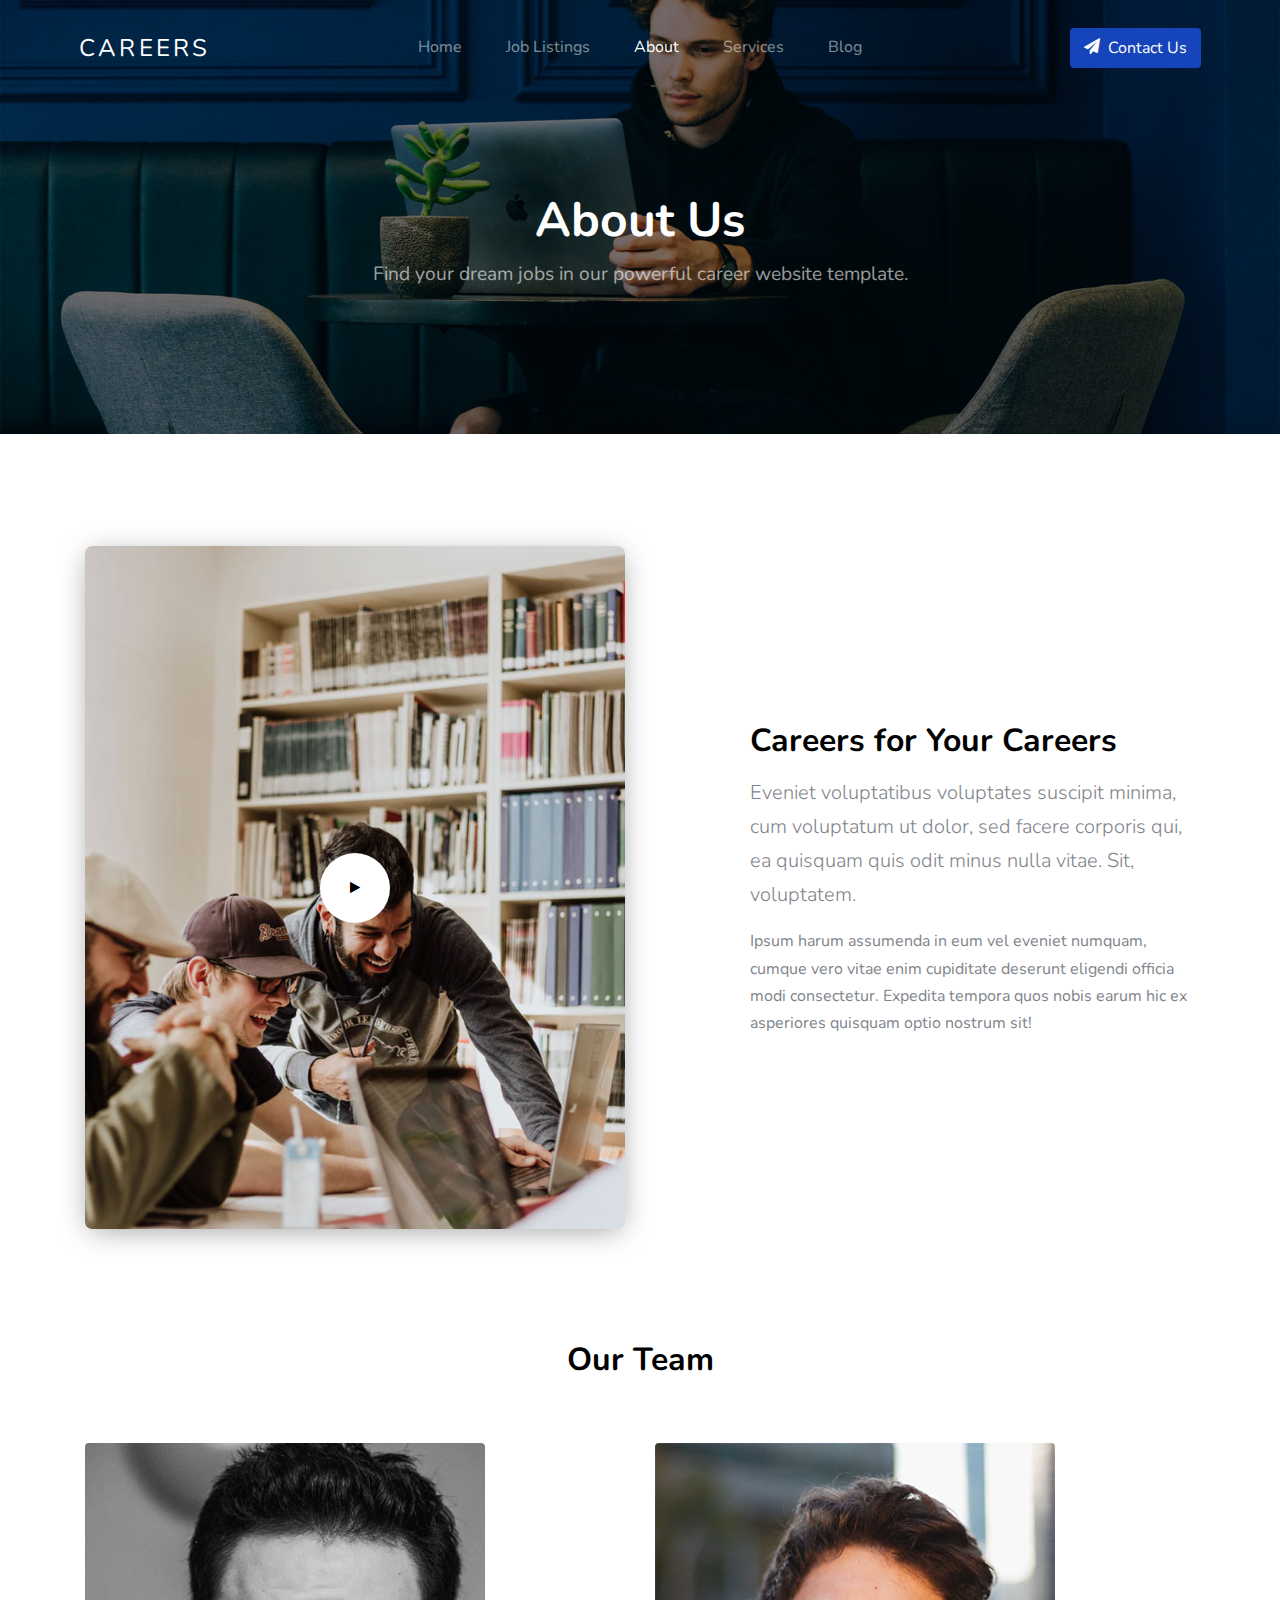
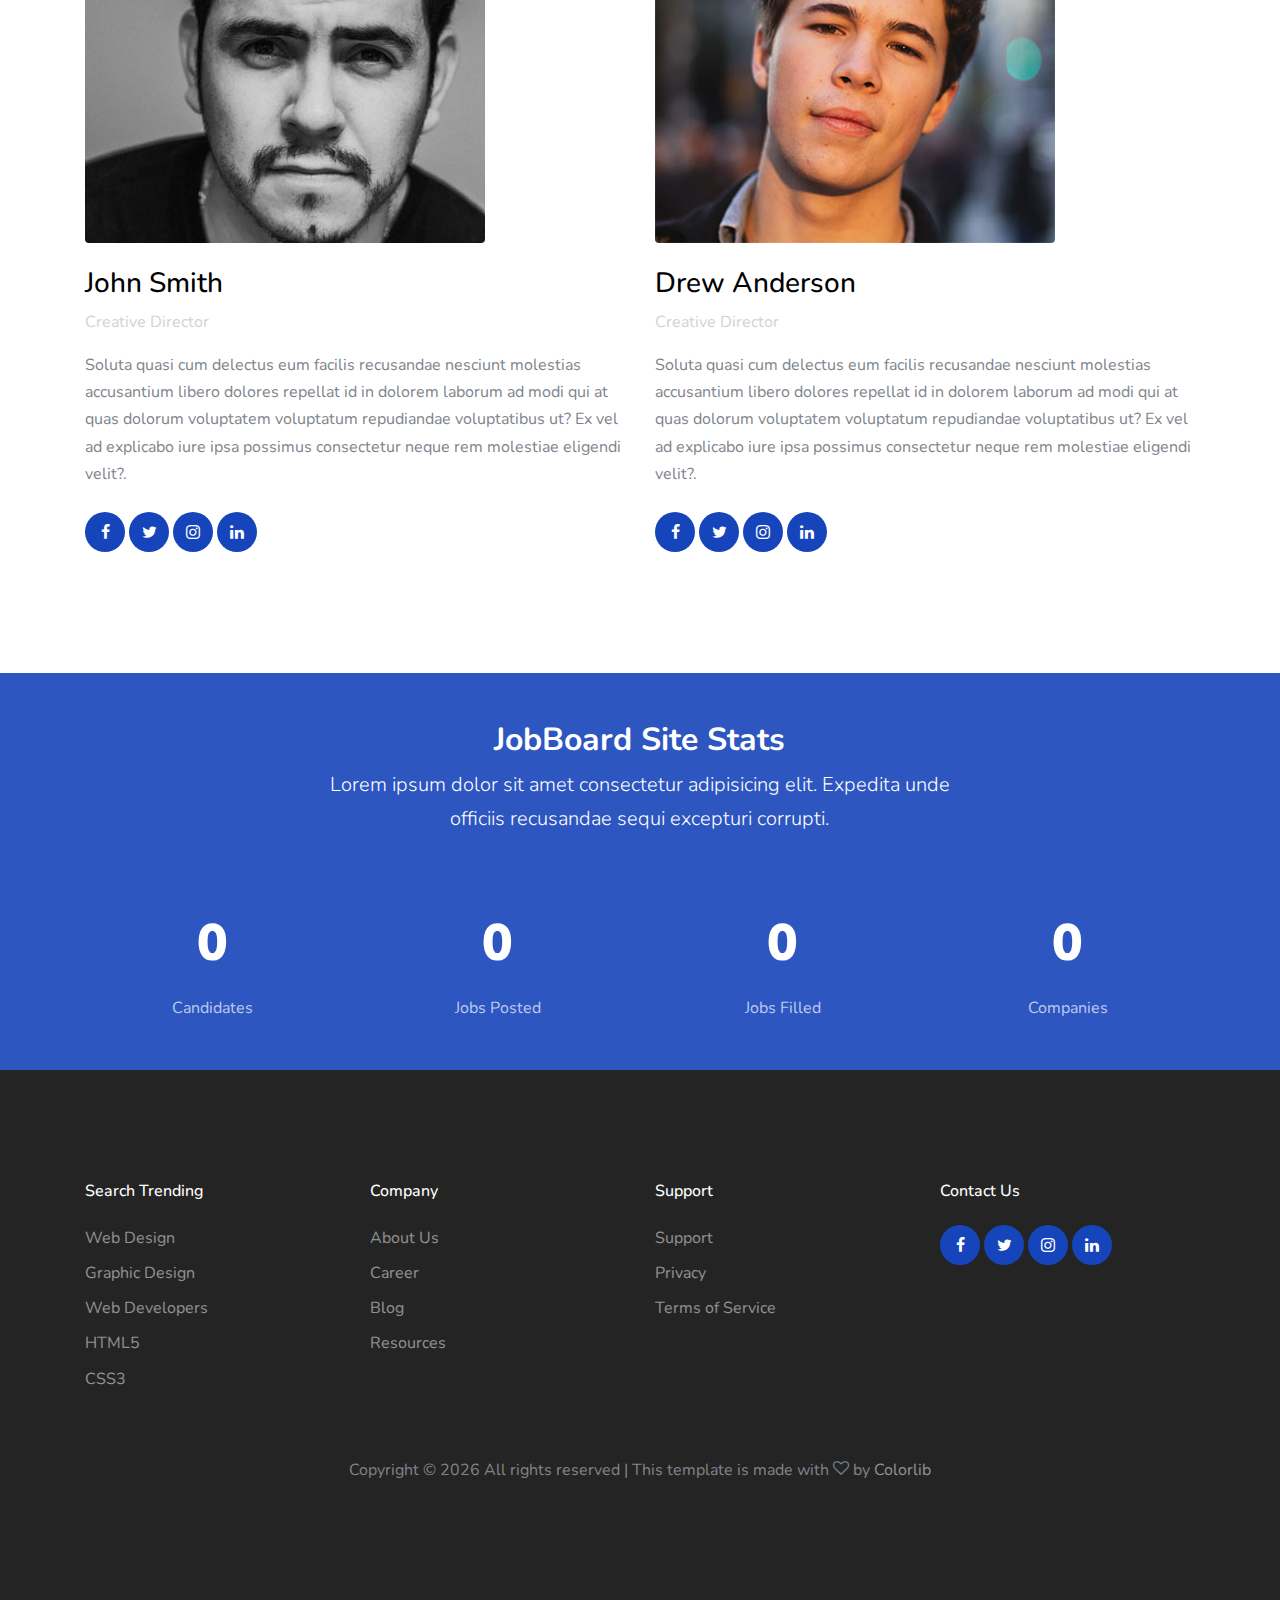
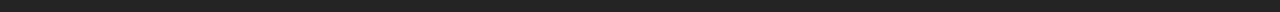
<file: about.html>
<!doctype html>
<html lang="en">

<head>
  <title>Careers &mdash; Website Template by Colorlib</title>
  <meta charset="utf-8">
  <meta name="viewport" content="width=device-width, initial-scale=1, shrink-to-fit=no">
  <link rel="stylesheet" href="css/custom-bs.css">
  <link rel="stylesheet" href="css/jquery.fancybox.min.css">
  <link rel="stylesheet" href="css/bootstrap-select.min.css">
  <link rel="stylesheet" href="fonts/icomoon/style.css">
  <link rel="stylesheet" href="fonts/line-icons/style.css">
  <link rel="stylesheet" href="css/owl.carousel.min.css">
  <link rel="stylesheet" href="css/animate.min.css">
  <link rel="stylesheet" href="css/style.css">
</head>

<body id="top">


  <div class="site-wrap">

    <div class="site-mobile-menu site-navbar-target">
      <div class="site-mobile-menu-header">
        <div class="site-mobile-menu-close mt-3">
          <span class="icon-close2 js-menu-toggle"></span>
        </div>
      </div>
      <div class="site-mobile-menu-body"></div>
    </div> <!-- .site-mobile-menu -->


    <!-- NAVBAR -->
    <header class="site-navbar mt-3">
      <div class="container-fluid">
        <div class="row align-items-center">
          <div class="site-logo col-6"><a href="index.html">Careers</a></div>

          <nav class="mx-auto site-navigation">
            <ul class="site-menu js-clone-nav d-none d-xl-block ml-0 pl-0">
              <li><a href="index.html" class="nav-link">Home</a></li>
              <li><a href="job-listings.html">Job Listings</a></li>
              <li><a href="about.html" class="active">About</a></li>
              <li><a href="services.html">Services</a></li>
              <li><a href="blog.html">Blog</a></li>
              <li class="d-lg-none"><a href="contact.html">Contact Us</a></li>
            </ul>
          </nav>

          <div class="right-cta-menu text-right d-flex aligin-items-center col-6">
            <div class="ml-auto">
              <a href="contact.html" class="btn btn-primary border-width-2 d-none d-lg-inline-block"><span
                  class="mr-2 icon-paper-plane"></span>Contact Us</a>
            </div>
            <a href="#" class="site-menu-toggle js-menu-toggle d-inline-block d-xl-none mt-lg-2 ml-3"><span
                class="icon-menu h3 m-0 p-0 mt-2"></span></a>
          </div>

        </div>
      </div>
    </header>

    <!-- HOME -->
    <section class="home-section section-hero inner-page overlay bg-image"
      style="background-image: url('images/hero_1.jpg');" id="home-section">
      <div class="container">
        <div class="row align-items-center justify-content-center">
          <div class="col-md-12">
            <div class="mb-5 text-center">
              <h1 class="text-white font-weight-bold">About Us</h1>
              <p>Find your dream jobs in our powerful career website template.</p>
            </div>
          </div>
        </div>
      </div>
    </section>



    
    
    <section class="site-section pb-0">
      <div class="container">
        <div class="row align-items-center">
          <div class="col-lg-6 mb-5 mb-lg-0">
            <a data-fancybox data-ratio="2" href="https://vimeo.com/317571768" class="block__96788">
              <span class="play-icon"><span class="icon-play"></span></span>
              <img src="images/about_1.jpg" alt="Image" class="img-fluid img-shadow">
            </a>
          </div>
          <div class="col-lg-5 ml-auto">
            <h2 class="section-title mb-3">Careers for Your Careers</h2>
            <p class="lead">Eveniet voluptatibus voluptates suscipit minima, cum voluptatum ut dolor, sed facere corporis
              qui, ea quisquam quis odit minus nulla vitae. Sit, voluptatem.</p>
            <p>Ipsum harum assumenda in eum vel eveniet numquam, cumque vero vitae enim cupiditate deserunt eligendi officia
              modi consectetur. Expedita tempora quos nobis earum hic ex asperiores quisquam optio nostrum sit!</p>
          </div>
        </div>
      </div>
    </section>
   
    
    <section class="site-section">
      <div class="container">
        <div class="row mb-5">
          <div class="col-12 text-center" data-aos="fade">
            <h2 class="section-title mb-3">Our Team</h2>
          </div>
        </div>
    
        <div class="row align-items-center block__69944">
    
          <div class="col-md-6">
            <img src="images/person_2.jpg" alt="Image" class="img-fluid mb-4 rounded">

            <h3>John Smith</h3>
            <p class="text-muted">Creative Director</p>
            <p>Soluta quasi cum delectus eum facilis recusandae nesciunt molestias accusantium libero dolores repellat id in
              dolorem laborum ad modi qui at quas dolorum voluptatem voluptatum repudiandae voluptatibus ut? Ex vel ad
              explicabo iure ipsa possimus consectetur neque rem molestiae eligendi velit?.</p>
            <div class="social mt-4">
              <a href="#"><span class="icon-facebook"></span></a>
              <a href="#"><span class="icon-twitter"></span></a>
              <a href="#"><span class="icon-instagram"></span></a>
              <a href="#"><span class="icon-linkedin"></span></a>
            </div>
          </div>
    
    
          <div class="col-md-6 order-md-2">
            <img src="images/person_1.jpg" alt="Image" class="img-fluid mb-4 rounded">


            <h3>Drew Anderson</h3>
            <p class="text-muted">Creative Director</p>
            <p>Soluta quasi cum delectus eum facilis recusandae nesciunt molestias accusantium libero dolores repellat id in
              dolorem laborum ad modi qui at quas dolorum voluptatem voluptatum repudiandae voluptatibus ut? Ex vel ad
              explicabo iure ipsa possimus consectetur neque rem molestiae eligendi velit?.</p>
            <div class="social mt-4">
              <a href="#"><span class="icon-facebook"></span></a>
              <a href="#"><span class="icon-twitter"></span></a>
              <a href="#"><span class="icon-instagram"></span></a>
              <a href="#"><span class="icon-linkedin"></span></a>
            </div>
          </div>
    
         
        </div>
    </section>


    <section class="py-5 bg-image overlay-primary fixed overlay" id="next-section"
      style="background-image: url('images/hero_1.jpg');">
      <div class="container">
        <div class="row mb-5 justify-content-center">
          <div class="col-md-7 text-center">
            <h2 class="section-title mb-2 text-white">JobBoard Site Stats</h2>
            <p class="lead text-white">Lorem ipsum dolor sit amet consectetur adipisicing elit. Expedita unde officiis
              recusandae sequi excepturi corrupti.</p>
          </div>
        </div>
        <div class="row pb-0 block__19738 section-counter">
    
          <div class="col-6 col-md-6 col-lg-3 mb-5 mb-lg-0">
            <div class="d-flex align-items-center justify-content-center mb-2">
              <strong class="number" data-number="1930">0</strong>
            </div>
            <span class="caption">Candidates</span>
          </div>
    
          <div class="col-6 col-md-6 col-lg-3 mb-5 mb-lg-0">
            <div class="d-flex align-items-center justify-content-center mb-2">
              <strong class="number" data-number="54">0</strong>
            </div>
            <span class="caption">Jobs Posted</span>
          </div>
    
          <div class="col-6 col-md-6 col-lg-3 mb-5 mb-lg-0">
            <div class="d-flex align-items-center justify-content-center mb-2">
              <strong class="number" data-number="120">0</strong>
            </div>
            <span class="caption">Jobs Filled</span>
          </div>
    
          <div class="col-6 col-md-6 col-lg-3 mb-5 mb-lg-0">
            <div class="d-flex align-items-center justify-content-center mb-2">
              <strong class="number" data-number="550">0</strong>
            </div>
            <span class="caption">Companies</span>
          </div>
    
    
        </div>
      </div>
    </section>

    <footer class="site-footer">


      <div class="container">
        <div class="row mb-5">
          <div class="col-6 col-md-3 mb-4 mb-md-0">
            <h3>Search Trending</h3>
            <ul class="list-unstyled">
              <li><a href="#">Web Design</a></li>
              <li><a href="#">Graphic Design</a></li>
              <li><a href="#">Web Developers</a></li>
              <li><a href="#">HTML5</a></li>
              <li><a href="#">CSS3</a></li>
            </ul>
          </div>
          <div class="col-6 col-md-3 mb-4 mb-md-0">
            <h3>Company</h3>
            <ul class="list-unstyled">
              <li><a href="#">About Us</a></li>
              <li><a href="#">Career</a></li>
              <li><a href="#">Blog</a></li>
              <li><a href="#">Resources</a></li>
            </ul>
          </div>
          <div class="col-6 col-md-3 mb-4 mb-md-0">
            <h3>Support</h3>
            <ul class="list-unstyled">
              <li><a href="#">Support</a></li>
              <li><a href="#">Privacy</a></li>
              <li><a href="#">Terms of Service</a></li>
            </ul>
          </div>
          <div class="col-6 col-md-3 mb-4 mb-md-0">
            <h3>Contact Us</h3>
            <div class="footer-social">
              <a href="#"><span class="icon-facebook"></span></a>
              <a href="#"><span class="icon-twitter"></span></a>
              <a href="#"><span class="icon-instagram"></span></a>
              <a href="#"><span class="icon-linkedin"></span></a>
            </div>
          </div>
        </div>

        <div class="row text-center">
          <div class="col-12">
            <p>
              <!-- Link back to Colorlib can't be removed. Template is licensed under CC BY 3.0. -->
              Copyright &copy;
              <script>document.write(new Date().getFullYear());</script> All rights reserved | This template is made
              with <i class="icon-heart-o" aria-hidden="true"></i> by <a href="https://colorlib.com"
                target="_blank">Colorlib</a>
              <!-- Link back to Colorlib can't be removed. Template is licensed under CC BY 3.0. -->
            </p>
          </div>
        </div>
      </div>
    </footer>

  </div>

  <!-- SCRIPTS -->
  <script src="js/jquery.min.js"></script>
  <script src="js/bootstrap.bundle.min.js"></script>
  <script src="js/isotope.pkgd.min.js"></script>
  <script src="js/stickyfill.min.js"></script>
  <script src="js/jquery.fancybox.min.js"></script>
  <script src="js/jquery.easing.1.3.js"></script>

  <script src="js/jquery.waypoints.min.js"></script>
  <script src="js/jquery.animateNumber.min.js"></script>
  <script src="js/owl.carousel.min.js"></script>

  <script src="js/custom.js"></script>


</body>

</html>
</file>
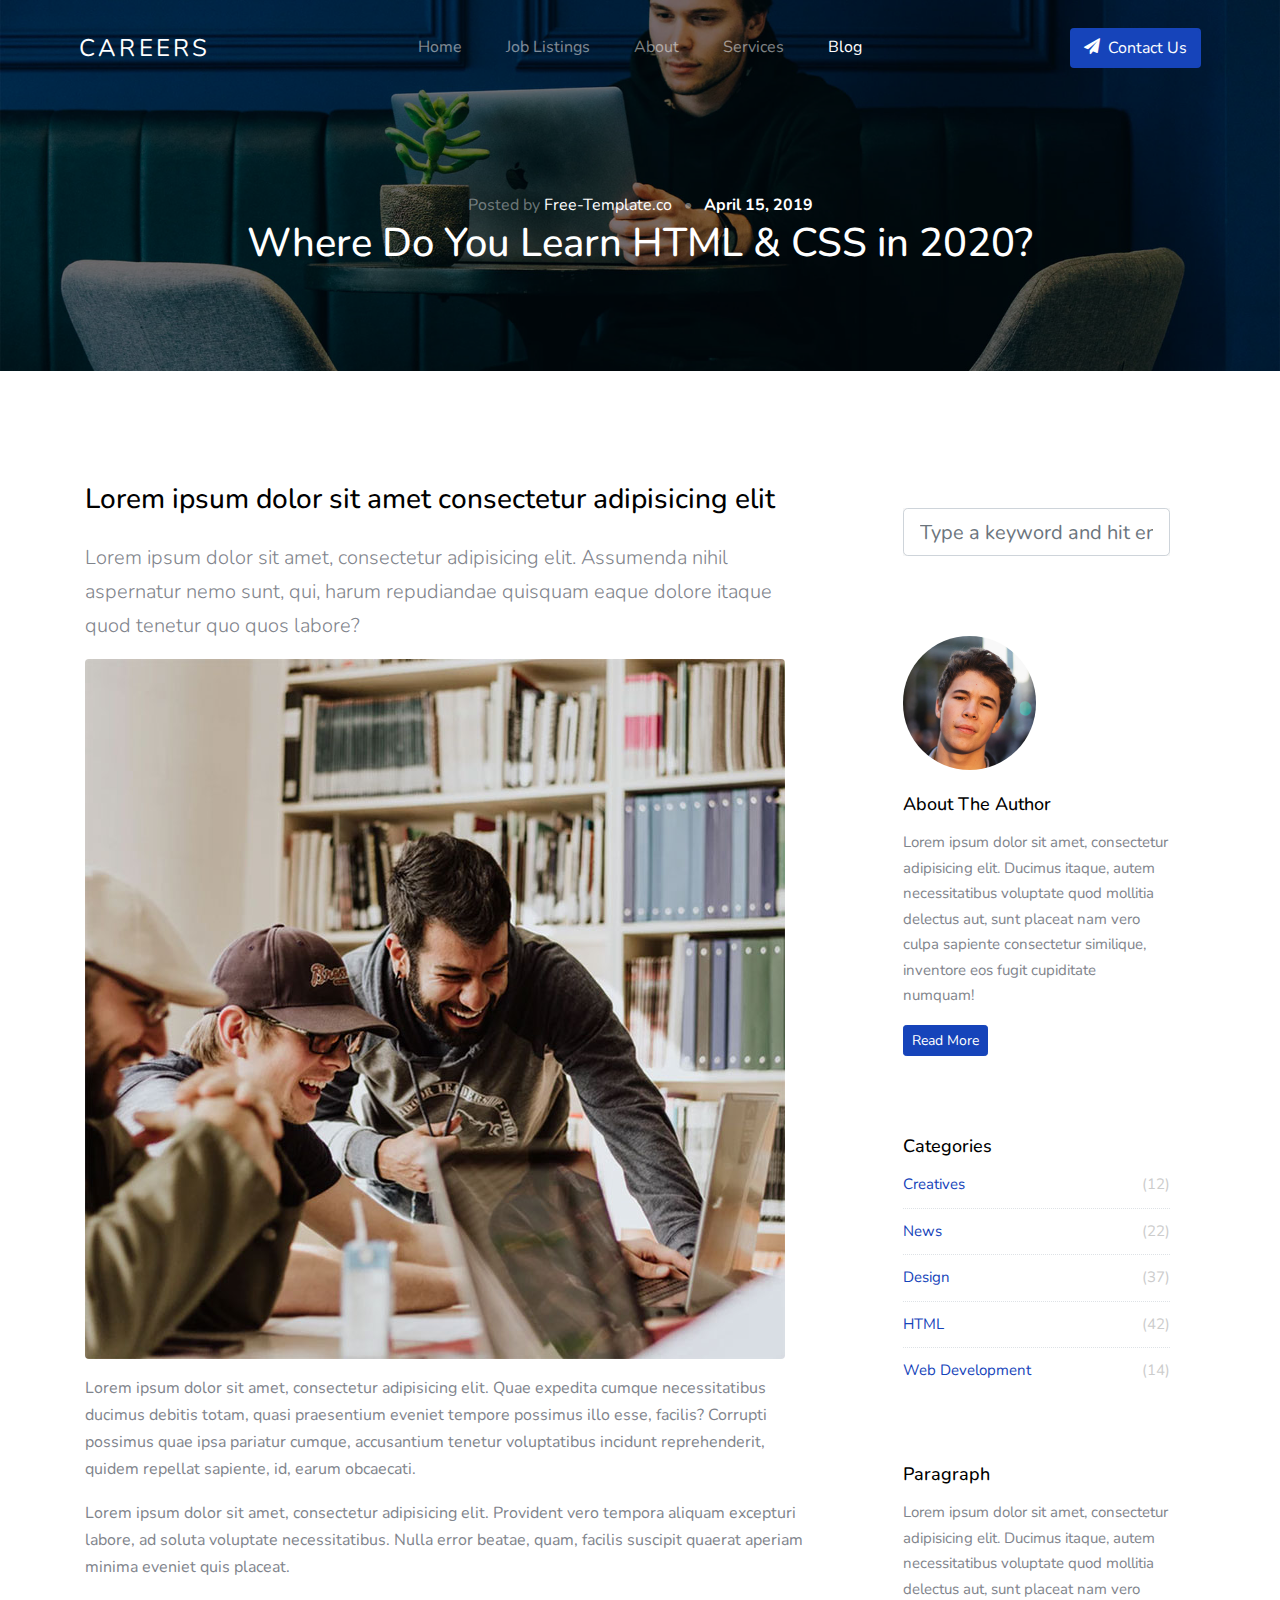
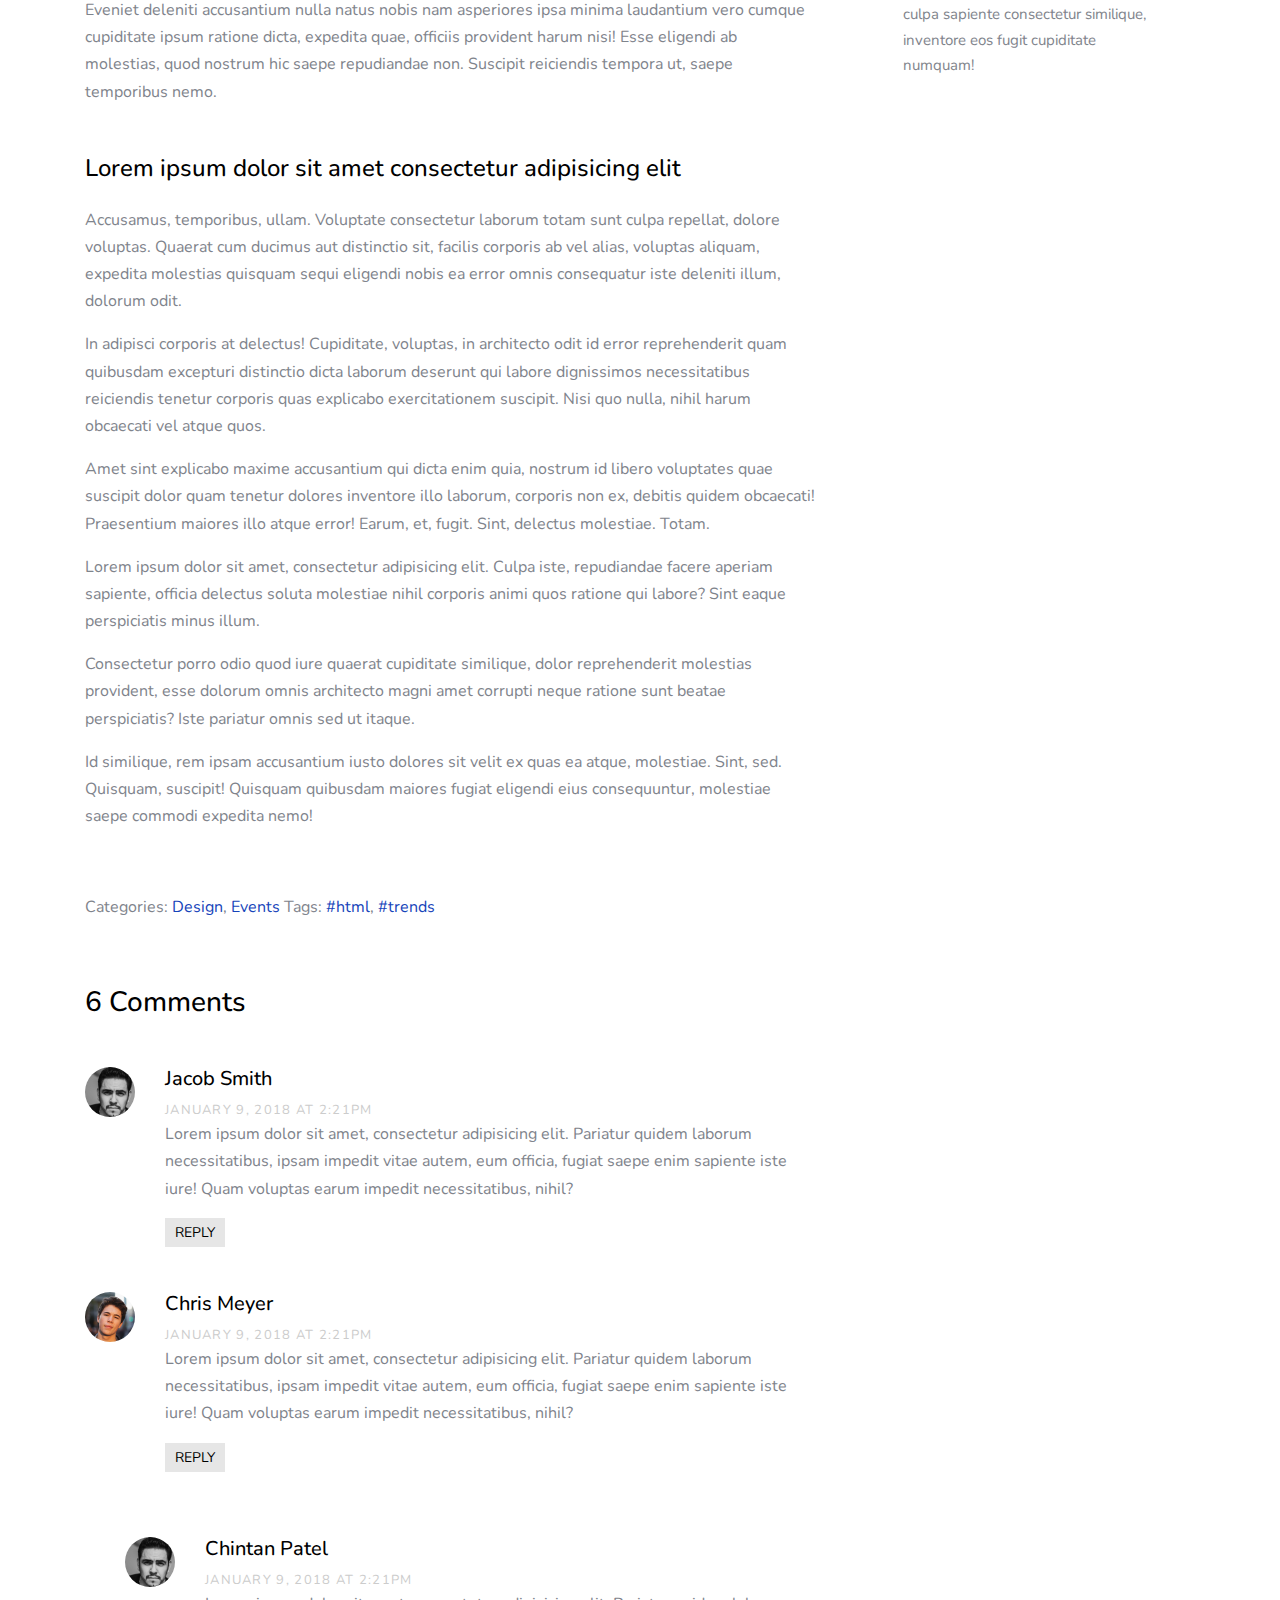
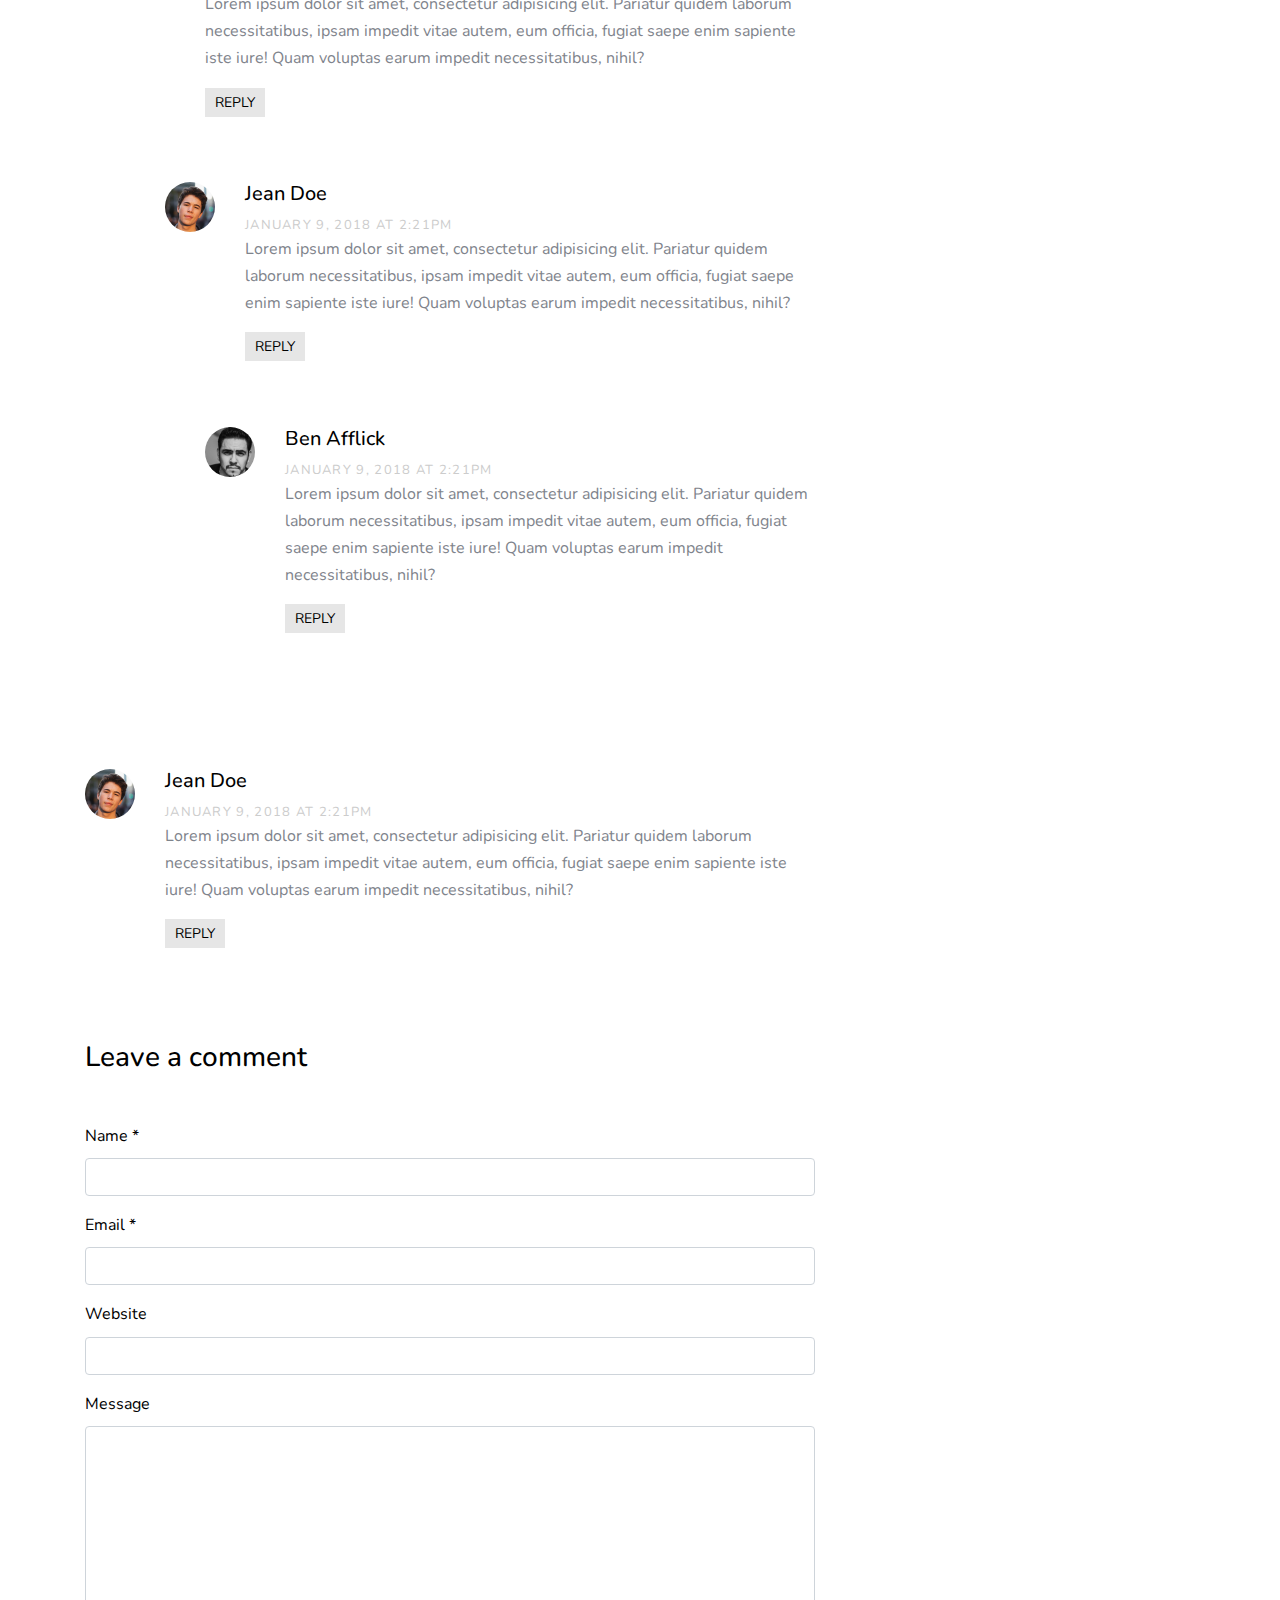
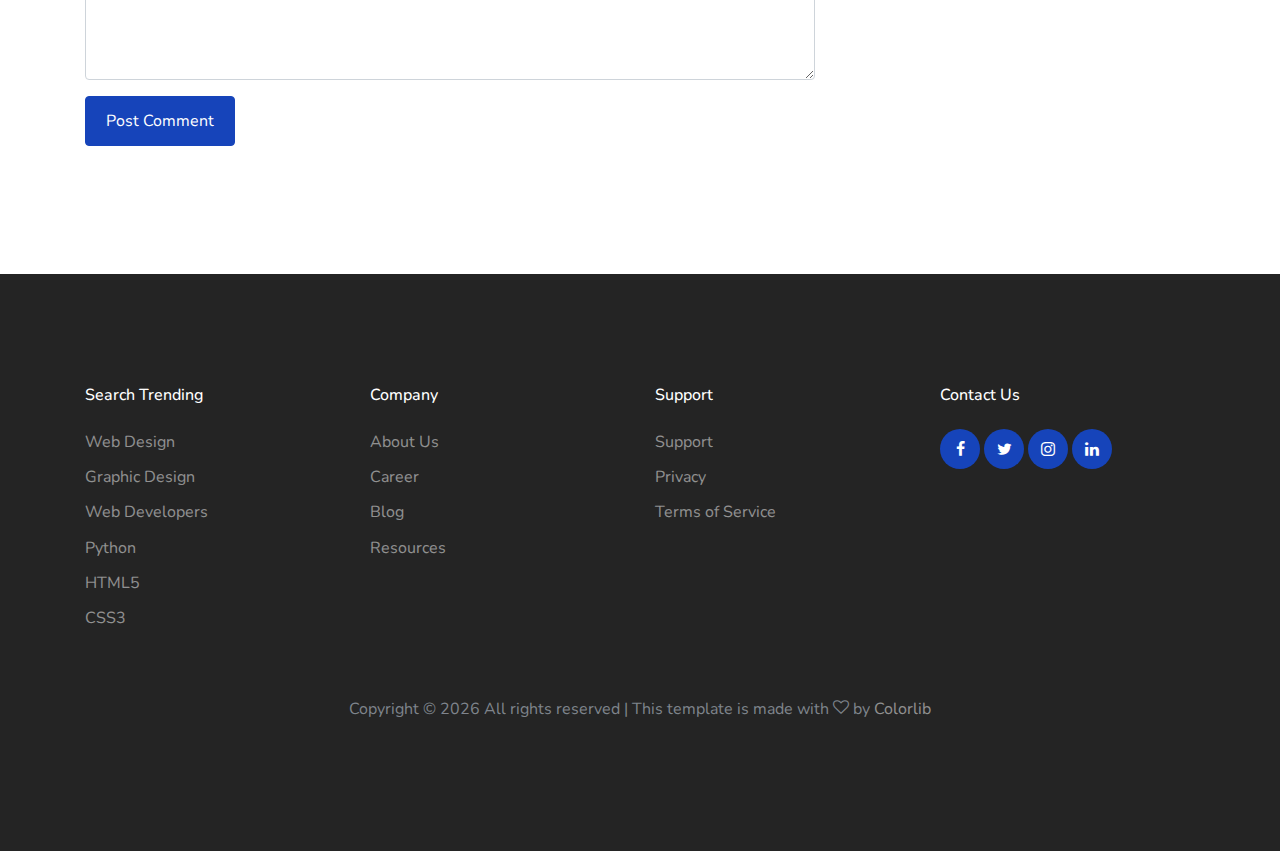
<file: blog-single.html>
<!doctype html>
<html lang="en">

<head>
  <title>Careers &mdash; Website Template by Colorlib</title>
  <meta charset="utf-8">
  <meta name="viewport" content="width=device-width, initial-scale=1, shrink-to-fit=no">
  <link rel="stylesheet" href="css/custom-bs.css">
  <link rel="stylesheet" href="css/jquery.fancybox.min.css">
  <link rel="stylesheet" href="css/bootstrap-select.min.css">
  <link rel="stylesheet" href="fonts/icomoon/style.css">
  <link rel="stylesheet" href="fonts/line-icons/style.css">
  <link rel="stylesheet" href="css/owl.carousel.min.css">
  <link rel="stylesheet" href="css/animate.min.css">
  <link rel="stylesheet" href="css/style.css">
</head>

<body id="top">


  <div class="site-wrap">

    <div class="site-mobile-menu site-navbar-target">
      <div class="site-mobile-menu-header">
        <div class="site-mobile-menu-close mt-3">
          <span class="icon-close2 js-menu-toggle"></span>
        </div>
      </div>
      <div class="site-mobile-menu-body"></div>
    </div> <!-- .site-mobile-menu -->


    <!-- NAVBAR -->
    <header class="site-navbar mt-3">
      <div class="container-fluid">
        <div class="row align-items-center">
          <div class="site-logo col-6"><a href="index.html">Careers</a></div>

          <nav class="mx-auto site-navigation">
            <ul class="site-menu js-clone-nav d-none d-xl-block ml-0 pl-0">
              <li><a href="index.html" class="nav-link">Home</a></li>
              <li><a href="job-listings.html">Job Listings</a></li>
              <li><a href="about.html">About</a></li>
              <li><a href="services.html">Services</a></li>
              <li><a href="blog.html" class="active">Blog</a></li>
              <li class="d-lg-none"><a href="contact.html">Contact Us</a></li>
            </ul>
          </nav>

          <div class="right-cta-menu text-right d-flex aligin-items-center col-6">
            <div class="ml-auto">
              <a href="contact.html" class="btn btn-primary border-width-2 d-none d-lg-inline-block"><span
                  class="mr-2 icon-paper-plane"></span>Contact Us</a>
            </div>
            <a href="#" class="site-menu-toggle js-menu-toggle d-inline-block d-xl-none mt-lg-2 ml-3"><span
                class="icon-menu h3 m-0 p-0 mt-2"></span></a>
          </div>

        </div>
      </div>
    </header>

    <!-- HOME -->
    <!-- HOME -->
    <section class="section-hero overlay inner-page bg-image" style="background-image: url('images/hero_1.jpg');"
      id="home-section">
      <div class="container">
        <div class="row">
          <div class="col-md-12 text-center">
            <div class="custom-breadcrumbs mb-0">
              <span class="slash">Posted by</span> <a href="https://free-template.co/" class="text-white"
                target="_blank">Free-Template.co</a>
              <span class="mx-2 slash">&bullet;</span>
              <span class="text-white"><strong>April 15, 2019</strong></span>
            </div>
            <h1 class="text-white">Where Do You Learn HTML &amp; CSS in 2020?</h1>
    
    
          </div>
        </div>
      </div>
    </section>


    <section class="site-section" id="next-section">
      <div class="container">
        <div class="row">
          <div class="col-lg-8 blog-content">
            <h3 class="mb-4">Lorem ipsum dolor sit amet consectetur adipisicing elit</h3>
            <p class="lead">Lorem ipsum dolor sit amet, consectetur adipisicing elit. Assumenda nihil aspernatur nemo sunt,
              qui, harum repudiandae quisquam eaque dolore itaque quod tenetur quo quos labore?</p>
            <p><img src="images/sq_img_1.jpg" alt="Free Website Template by Free-Template.co"
                class="img-fluid rounded"></p>
            <p>Lorem ipsum dolor sit amet, consectetur adipisicing elit. Quae expedita cumque necessitatibus ducimus debitis
              totam, quasi praesentium eveniet tempore possimus illo esse, facilis? Corrupti possimus quae ipsa pariatur
              cumque, accusantium tenetur voluptatibus incidunt reprehenderit, quidem repellat sapiente, id, earum
              obcaecati.</p>
    
            <blockquote>
              <p>Lorem ipsum dolor sit amet, consectetur adipisicing elit. Provident vero tempora aliquam excepturi labore,
                ad soluta voluptate necessitatibus. Nulla error beatae, quam, facilis suscipit quaerat aperiam minima
                eveniet quis placeat.</p>
            </blockquote>
    
            <p>Eveniet deleniti accusantium nulla natus nobis nam asperiores ipsa minima laudantium vero cumque cupiditate
              ipsum ratione dicta, expedita quae, officiis provident harum nisi! Esse eligendi ab molestias, quod nostrum
              hic saepe repudiandae non. Suscipit reiciendis tempora ut, saepe temporibus nemo.</p>
            <h4 class="mt-5 mb-4">Lorem ipsum dolor sit amet consectetur adipisicing elit</h4>
            <p>Accusamus, temporibus, ullam. Voluptate consectetur laborum totam sunt culpa repellat, dolore voluptas.
              Quaerat cum ducimus aut distinctio sit, facilis corporis ab vel alias, voluptas aliquam, expedita molestias
              quisquam sequi eligendi nobis ea error omnis consequatur iste deleniti illum, dolorum odit.</p>
            <p>In adipisci corporis at delectus! Cupiditate, voluptas, in architecto odit id error reprehenderit quam
              quibusdam excepturi distinctio dicta laborum deserunt qui labore dignissimos necessitatibus reiciendis tenetur
              corporis quas explicabo exercitationem suscipit. Nisi quo nulla, nihil harum obcaecati vel atque quos.</p>
            <p>Amet sint explicabo maxime accusantium qui dicta enim quia, nostrum id libero voluptates quae suscipit dolor
              quam tenetur dolores inventore illo laborum, corporis non ex, debitis quidem obcaecati! Praesentium maiores
              illo atque error! Earum, et, fugit. Sint, delectus molestiae. Totam.</p>
    
            <p>Lorem ipsum dolor sit amet, consectetur adipisicing elit. Culpa iste, repudiandae facere aperiam sapiente,
              officia delectus soluta molestiae nihil corporis animi quos ratione qui labore? Sint eaque perspiciatis minus
              illum.</p>
            <p>Consectetur porro odio quod iure quaerat cupiditate similique, dolor reprehenderit molestias provident, esse
              dolorum omnis architecto magni amet corrupti neque ratione sunt beatae perspiciatis? Iste pariatur omnis sed
              ut itaque.</p>
            <p>Id similique, rem ipsam accusantium iusto dolores sit velit ex quas ea atque, molestiae. Sint, sed. Quisquam,
              suscipit! Quisquam quibusdam maiores fugiat eligendi eius consequuntur, molestiae saepe commodi expedita nemo!
            </p>
            <div class="pt-5">
              <p>Categories: <a href="#">Design</a>, <a href="#">Events</a> Tags: <a href="#">#html</a>, <a
                  href="#">#trends</a></p>
            </div>
    
    
            <div class="pt-5">
              <h3 class="mb-5">6 Comments</h3>
              <ul class="comment-list">
                <li class="comment">
                  <div class="vcard bio">
                    <img src="images/person_2.jpg" alt="Image placeholder">
                  </div>
                  <div class="comment-body">
                    <h3>Jacob Smith</h3>
                    <div class="meta">January 9, 2018 at 2:21pm</div>
                    <p>Lorem ipsum dolor sit amet, consectetur adipisicing elit. Pariatur quidem laborum necessitatibus,
                      ipsam impedit vitae autem, eum officia, fugiat saepe enim sapiente iste iure! Quam voluptas earum
                      impedit necessitatibus, nihil?</p>
                    <p><a href="#" class="reply">Reply</a></p>
                  </div>
                </li>
    
                <li class="comment">
                  <div class="vcard bio">
                    <img src="images/person_1.jpg" alt="Image placeholder">
                  </div>
                  <div class="comment-body">
                    <h3>Chris Meyer</h3>
                    <div class="meta">January 9, 2018 at 2:21pm</div>
                    <p>Lorem ipsum dolor sit amet, consectetur adipisicing elit. Pariatur quidem laborum necessitatibus,
                      ipsam impedit vitae autem, eum officia, fugiat saepe enim sapiente iste iure! Quam voluptas earum
                      impedit necessitatibus, nihil?</p>
                    <p><a href="#" class="reply">Reply</a></p>
                  </div>
    
                  <ul class="children">
                    <li class="comment">
                      <div class="vcard bio">
                        <img src="images/person_2.jpg" alt="Image placeholder">
                      </div>
                      <div class="comment-body">
                        <h3>Chintan Patel</h3>
                        <div class="meta">January 9, 2018 at 2:21pm</div>
                        <p>Lorem ipsum dolor sit amet, consectetur adipisicing elit. Pariatur quidem laborum necessitatibus,
                          ipsam impedit vitae autem, eum officia, fugiat saepe enim sapiente iste iure! Quam voluptas earum
                          impedit necessitatibus, nihil?</p>
                        <p><a href="#" class="reply">Reply</a></p>
                      </div>
    
    
                      <ul class="children">
                        <li class="comment">
                          <div class="vcard bio">
                            <img src="images/person_1.jpg" alt="Image placeholder">
                          </div>
                          <div class="comment-body">
                            <h3>Jean Doe</h3>
                            <div class="meta">January 9, 2018 at 2:21pm</div>
                            <p>Lorem ipsum dolor sit amet, consectetur adipisicing elit. Pariatur quidem laborum
                              necessitatibus, ipsam impedit vitae autem, eum officia, fugiat saepe enim sapiente iste iure!
                              Quam voluptas earum impedit necessitatibus, nihil?</p>
                            <p><a href="#" class="reply">Reply</a></p>
                          </div>
    
                          <ul class="children">
                            <li class="comment">
                              <div class="vcard bio">
                                <img src="images/person_2.jpg" alt="Image placeholder">
                              </div>
                              <div class="comment-body">
                                <h3>Ben Afflick</h3>
                                <div class="meta">January 9, 2018 at 2:21pm</div>
                                <p>Lorem ipsum dolor sit amet, consectetur adipisicing elit. Pariatur quidem laborum
                                  necessitatibus, ipsam impedit vitae autem, eum officia, fugiat saepe enim sapiente iste
                                  iure! Quam voluptas earum impedit necessitatibus, nihil?</p>
                                <p><a href="#" class="reply">Reply</a></p>
                              </div>
                            </li>
                          </ul>
                        </li>
                      </ul>
                    </li>
                  </ul>
                </li>
    
                <li class="comment">
                  <div class="vcard bio">
                    <img src="images/person_1.jpg" alt="Image placeholder">
                  </div>
                  <div class="comment-body">
                    <h3>Jean Doe</h3>
                    <div class="meta">January 9, 2018 at 2:21pm</div>
                    <p>Lorem ipsum dolor sit amet, consectetur adipisicing elit. Pariatur quidem laborum necessitatibus,
                      ipsam impedit vitae autem, eum officia, fugiat saepe enim sapiente iste iure! Quam voluptas earum
                      impedit necessitatibus, nihil?</p>
                    <p><a href="#" class="reply">Reply</a></p>
                  </div>
                </li>
              </ul>
              <!-- END comment-list -->
    
              <div class="comment-form-wrap pt-5">
                <h3 class="mb-5">Leave a comment</h3>
                <form action="#" class="">
                  <div class="form-group">
                    <label for="name">Name *</label>
                    <input type="text" class="form-control" id="name">
                  </div>
                  <div class="form-group">
                    <label for="email">Email *</label>
                    <input type="email" class="form-control" id="email">
                  </div>
                  <div class="form-group">
                    <label for="website">Website</label>
                    <input type="url" class="form-control" id="website">
                  </div>
    
                  <div class="form-group">
                    <label for="message">Message</label>
                    <textarea name="" id="message" cols="30" rows="10" class="form-control"></textarea>
                  </div>
                  <div class="form-group">
                    <input type="submit" value="Post Comment" class="btn btn-primary btn-md">
                  </div>
    
                </form>
              </div>
            </div>
    
          </div>
          <div class="col-lg-4 sidebar pl-lg-5">
            <div class="sidebar-box">
              <form action="#" class="search-form">
                <div class="form-group">
                  <span class="icon fa fa-search"></span>
                  <input type="text" class="form-control form-control-lg" placeholder="Type a keyword and hit enter">
                </div>
              </form>
            </div>
            <div class="sidebar-box">
              <img src="images/person_1.jpg" alt="Image placeholder" class="img-fluid mb-4 w-50 rounded-circle">
              <h3>About The Author</h3>
              <p>Lorem ipsum dolor sit amet, consectetur adipisicing elit. Ducimus itaque, autem necessitatibus voluptate
                quod mollitia delectus aut, sunt placeat nam vero culpa sapiente consectetur similique, inventore eos fugit
                cupiditate numquam!</p>
              <p><a href="#" class="btn btn-primary btn-sm">Read More</a></p>
            </div>
    
            <div class="sidebar-box">
              <div class="categories">
                <h3>Categories</h3>
                <li><a href="#">Creatives <span>(12)</span></a></li>
                <li><a href="#">News <span>(22)</span></a></li>
                <li><a href="#">Design <span>(37)</span></a></li>
                <li><a href="#">HTML <span>(42)</span></a></li>
                <li><a href="#">Web Development <span>(14)</span></a></li>
              </div>
            </div>
    
    
            <div class="sidebar-box">
              <h3>Paragraph</h3>
              <p>Lorem ipsum dolor sit amet, consectetur adipisicing elit. Ducimus itaque, autem necessitatibus voluptate
                quod mollitia delectus aut, sunt placeat nam vero culpa sapiente consectetur similique, inventore eos fugit
                cupiditate numquam!</p>
            </div>
          </div>
        </div>
      </div>
    </section>

    <footer class="site-footer">


      <div class="container">
        <div class="row mb-5">
          <div class="col-6 col-md-3 mb-4 mb-md-0">
            <h3>Search Trending</h3>
            <ul class="list-unstyled">
              <li><a href="#">Web Design</a></li>
              <li><a href="#">Graphic Design</a></li>
              <li><a href="#">Web Developers</a></li>
              <li><a href="#">Python</a></li>
              <li><a href="#">HTML5</a></li>
              <li><a href="#">CSS3</a></li>
            </ul>
          </div>
          <div class="col-6 col-md-3 mb-4 mb-md-0">
            <h3>Company</h3>
            <ul class="list-unstyled">
              <li><a href="#">About Us</a></li>
              <li><a href="#">Career</a></li>
              <li><a href="#">Blog</a></li>
              <li><a href="#">Resources</a></li>
            </ul>
          </div>
          <div class="col-6 col-md-3 mb-4 mb-md-0">
            <h3>Support</h3>
            <ul class="list-unstyled">
              <li><a href="#">Support</a></li>
              <li><a href="#">Privacy</a></li>
              <li><a href="#">Terms of Service</a></li>
            </ul>
          </div>
          <div class="col-6 col-md-3 mb-4 mb-md-0">
            <h3>Contact Us</h3>
            <div class="footer-social">
              <a href="#"><span class="icon-facebook"></span></a>
              <a href="#"><span class="icon-twitter"></span></a>
              <a href="#"><span class="icon-instagram"></span></a>
              <a href="#"><span class="icon-linkedin"></span></a>
            </div>
          </div>
        </div>

        <div class="row text-center">
          <div class="col-12">
            <p>
              <!-- Link back to Colorlib can't be removed. Template is licensed under CC BY 3.0. -->
              Copyright &copy;
              <script>document.write(new Date().getFullYear());</script> All rights reserved | This template is made
              with <i class="icon-heart-o" aria-hidden="true"></i> by <a href="https://colorlib.com"
                target="_blank">Colorlib</a>
              <!-- Link back to Colorlib can't be removed. Template is licensed under CC BY 3.0. -->
            </p>
          </div>
        </div>
      </div>
    </footer>

  </div>

  <!-- SCRIPTS -->
  <script src="js/jquery.min.js"></script>
  <script src="js/bootstrap.bundle.min.js"></script>
  <script src="js/isotope.pkgd.min.js"></script>
  <script src="js/stickyfill.min.js"></script>
  <script src="js/jquery.fancybox.min.js"></script>
  <script src="js/jquery.easing.1.3.js"></script>

  <script src="js/jquery.waypoints.min.js"></script>
  <script src="js/jquery.animateNumber.min.js"></script>
  <script src="js/owl.carousel.min.js"></script>
  <script src="js/custom.js"></script>


</body>

</html>
</file>
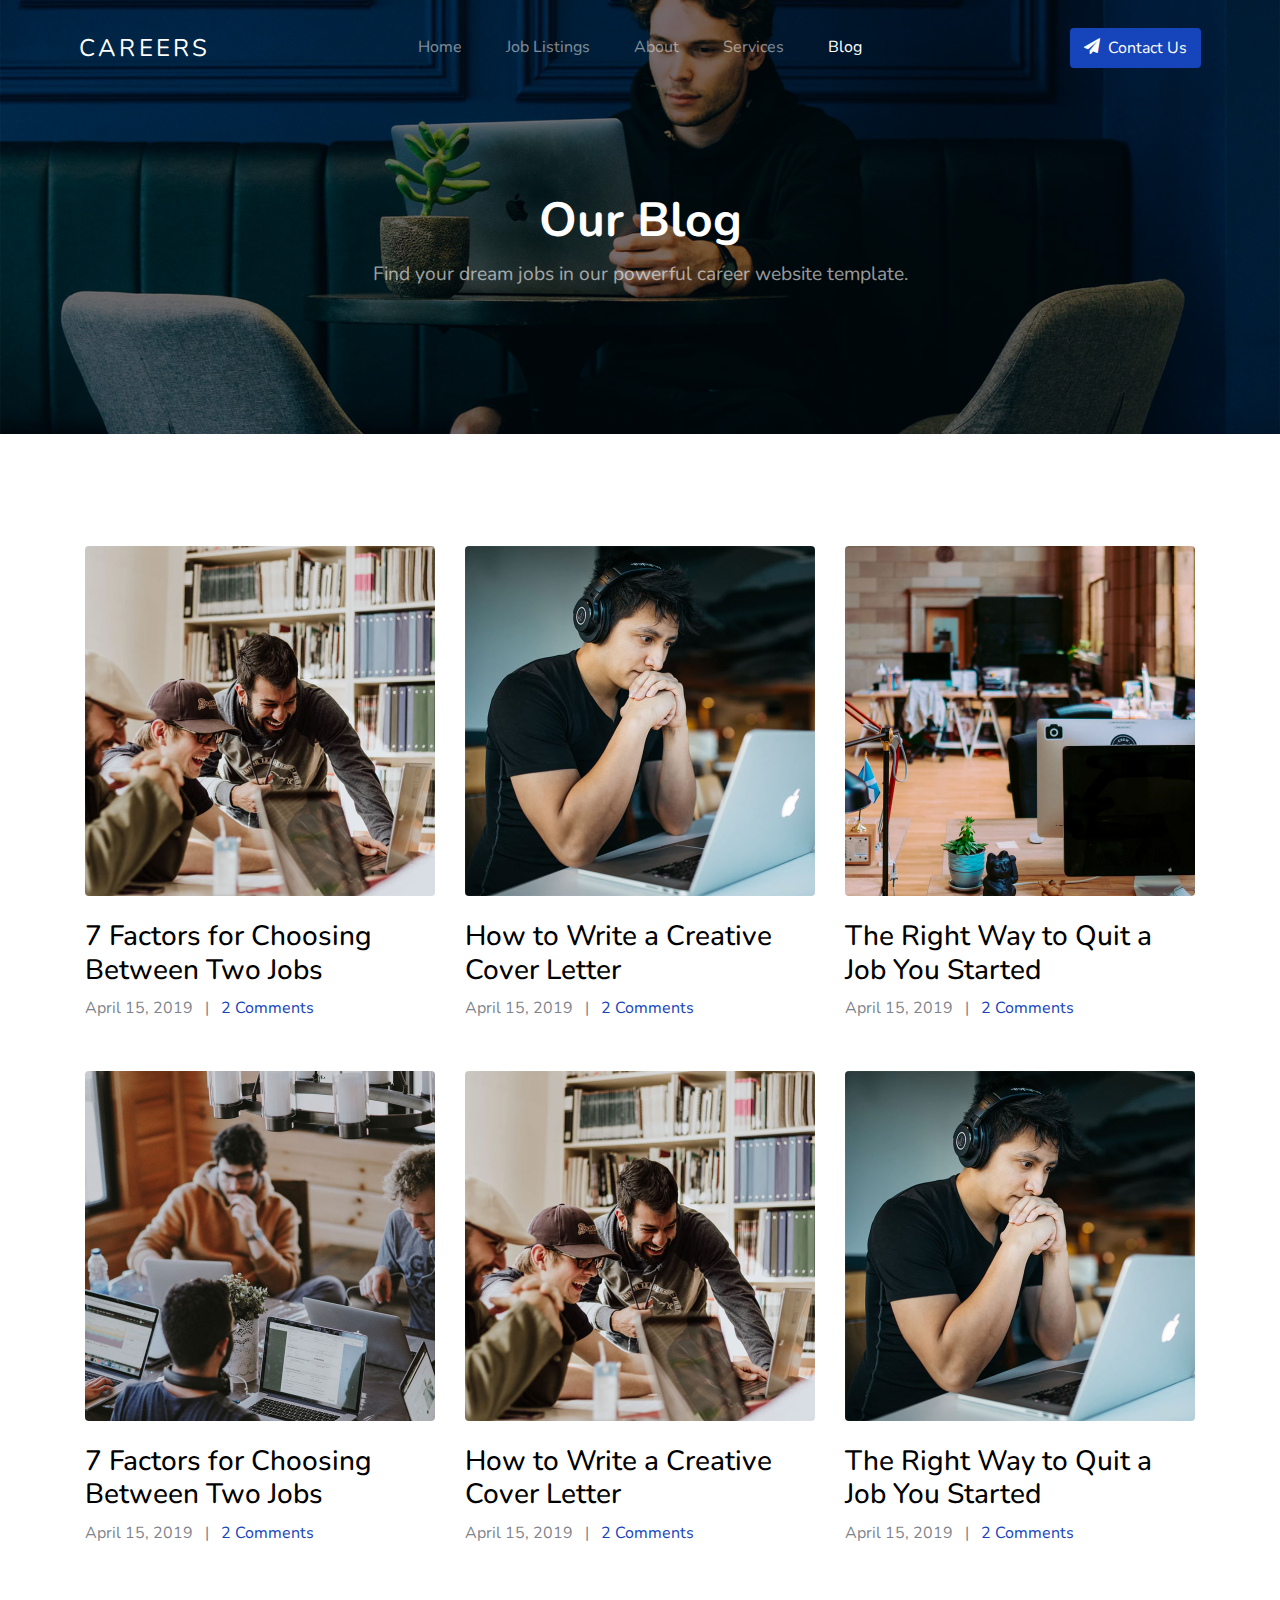
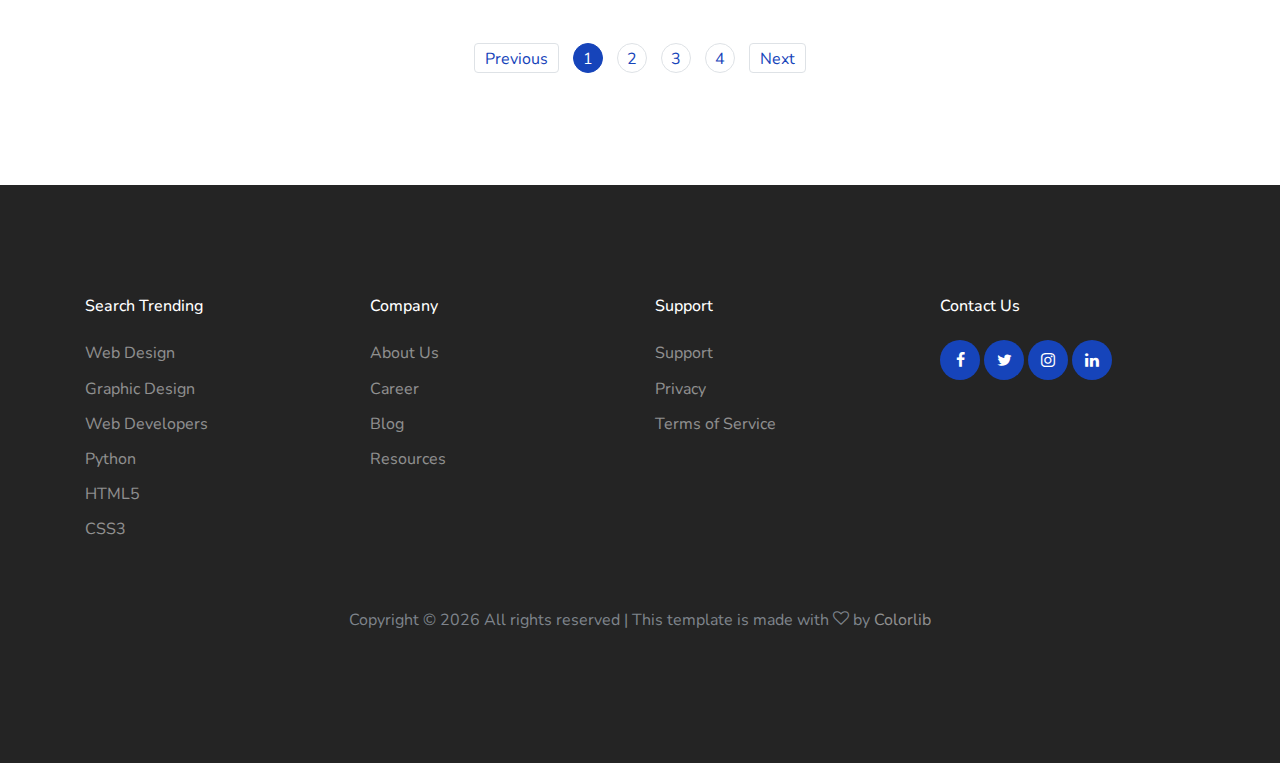
<file: blog.html>
<!doctype html>
<html lang="en">

<head>
  <title>Careers &mdash; Website Template by Colorlib</title>
  <meta charset="utf-8">
  <meta name="viewport" content="width=device-width, initial-scale=1, shrink-to-fit=no">
  <link rel="stylesheet" href="css/custom-bs.css">
  <link rel="stylesheet" href="css/jquery.fancybox.min.css">
  <link rel="stylesheet" href="css/bootstrap-select.min.css">
  <link rel="stylesheet" href="fonts/icomoon/style.css">
  <link rel="stylesheet" href="fonts/line-icons/style.css">
  <link rel="stylesheet" href="css/owl.carousel.min.css">
  <link rel="stylesheet" href="css/animate.min.css">
  <link rel="stylesheet" href="css/style.css">
</head>

<body id="top">


  <div class="site-wrap">

    <div class="site-mobile-menu site-navbar-target">
      <div class="site-mobile-menu-header">
        <div class="site-mobile-menu-close mt-3">
          <span class="icon-close2 js-menu-toggle"></span>
        </div>
      </div>
      <div class="site-mobile-menu-body"></div>
    </div> <!-- .site-mobile-menu -->


    <!-- NAVBAR -->
    <header class="site-navbar mt-3">
      <div class="container-fluid">
        <div class="row align-items-center">
          <div class="site-logo col-6"><a href="index.html">Careers</a></div>

          <nav class="mx-auto site-navigation">
            <ul class="site-menu js-clone-nav d-none d-xl-block ml-0 pl-0">
              <li><a href="index.html" class="nav-link">Home</a></li>
              <li><a href="job-listings.html">Job Listings</a></li>
              <li><a href="about.html">About</a></li>
              <li><a href="services.html">Services</a></li>
              <li><a href="blog.html" class="active">Blog</a></li>
              <li class="d-lg-none"><a href="contact.html">Contact Us</a></li>
            </ul>
          </nav>

          <div class="right-cta-menu text-right d-flex aligin-items-center col-6">
            <div class="ml-auto">
              <a href="contact.html" class="btn btn-primary border-width-2 d-none d-lg-inline-block"><span
                  class="mr-2 icon-paper-plane"></span>Contact Us</a>
            </div>
            <a href="#" class="site-menu-toggle js-menu-toggle d-inline-block d-xl-none mt-lg-2 ml-3"><span
                class="icon-menu h3 m-0 p-0 mt-2"></span></a>
          </div>

        </div>
      </div>
    </header>

    <!-- HOME -->
    <section class="home-section section-hero inner-page overlay bg-image"
      style="background-image: url('images/hero_1.jpg');" id="home-section">
      <div class="container">
        <div class="row align-items-center justify-content-center">
          <div class="col-md-12">
            <div class="mb-5 text-center">
              <h1 class="text-white font-weight-bold">Our Blog</h1>
              <p>Find your dream jobs in our powerful career website template.</p>
            </div>
          </div>
        </div>
      </div>
    </section>


    <section class="site-section">
      <div class="container">
        <div class="row mb-5">
          <div class="col-md-6 col-lg-4 mb-5">
            <a href="blog-single.html"><img src="images/sq_img_1.jpg" alt="Free Website Template by Free-Template.co"
                class="img-fluid rounded mb-4"></a>
            <h3><a href="blog-single.html" class="text-black">7 Factors for Choosing Between Two Jobs</a></h3>
            <div>April 15, 2019 <span class="mx-2">|</span> <a href="#">2 Comments</a></div>
          </div>
          <div class="col-md-6 col-lg-4 mb-5">
            <a href="blog-single.html"><img src="images/sq_img_2.jpg" alt="Free Website Template by Free-Template.co"
                class="img-fluid rounded mb-4"></a>
            <h3><a href="blog-single.html" class="text-black">How to Write a Creative Cover Letter</a></h3>
            <div>April 15, 2019 <span class="mx-2">|</span> <a href="#">2 Comments</a></div>
          </div>
          <div class="col-md-6 col-lg-4 mb-5">
            <a href="blog-single.html"><img src="images/sq_img_3.jpg" alt="Free Website Template by Free-Template.co"
                class="img-fluid rounded mb-4"></a>
            <h3><a href="blog-single.html" class="text-black">The Right Way to Quit a Job You Started</a></h3>
            <div>April 15, 2019 <span class="mx-2">|</span> <a href="#">2 Comments</a></div>
          </div>
          <div class="col-md-6 col-lg-4 mb-5">
            <a href="blog-single.html"><img src="images/sq_img_4.jpg" alt="Free Website Template by Free-Template.co"
                class="img-fluid rounded mb-4"></a>
            <h3><a href="blog-single.html" class="text-black">7 Factors for Choosing Between Two Jobs</a></h3>
            <div>April 15, 2019 <span class="mx-2">|</span> <a href="#">2 Comments</a></div>
          </div>
          <div class="col-md-6 col-lg-4 mb-5">
            <a href="blog-single.html"><img src="images/sq_img_1.jpg" alt="Free Website Template by Free-Template.co"
                class="img-fluid rounded mb-4"></a>
            <h3><a href="blog-single.html" class="text-black">How to Write a Creative Cover Letter</a></h3>
            <div>April 15, 2019 <span class="mx-2">|</span> <a href="#">2 Comments</a></div>
          </div>
          <div class="col-md-6 col-lg-4 mb-5">
            <a href="blog-single.html"><img src="images/sq_img_2.jpg" alt="Free Website Template by Free-Template.co"
                class="img-fluid rounded mb-4"></a>
            <h3><a href="blog-single.html" class="text-black">The Right Way to Quit a Job You Started</a></h3>
            <div>April 15, 2019 <span class="mx-2">|</span> <a href="#">2 Comments</a></div>
          </div>
        </div>
        <div class="row pagination-wrap mt-5">
    
          <div class="col-md-12 text-center ">
            <div class="custom-pagination ml-auto">
              <a href="#" class="prev">Previous</a>
              <div class="d-inline-block">
                <a href="#" class="active">1</a>
                <a href="#">2</a>
                <a href="#">3</a>
                <a href="#">4</a>
              </div>
              <a href="#" class="next">Next</a>
            </div>
          </div>
        </div>
    
      </div>
    </section>

    <footer class="site-footer">


      <div class="container">
        <div class="row mb-5">
          <div class="col-6 col-md-3 mb-4 mb-md-0">
            <h3>Search Trending</h3>
            <ul class="list-unstyled">
              <li><a href="#">Web Design</a></li>
              <li><a href="#">Graphic Design</a></li>
              <li><a href="#">Web Developers</a></li>
              <li><a href="#">Python</a></li>
              <li><a href="#">HTML5</a></li>
              <li><a href="#">CSS3</a></li>
            </ul>
          </div>
          <div class="col-6 col-md-3 mb-4 mb-md-0">
            <h3>Company</h3>
            <ul class="list-unstyled">
              <li><a href="#">About Us</a></li>
              <li><a href="#">Career</a></li>
              <li><a href="#">Blog</a></li>
              <li><a href="#">Resources</a></li>
            </ul>
          </div>
          <div class="col-6 col-md-3 mb-4 mb-md-0">
            <h3>Support</h3>
            <ul class="list-unstyled">
              <li><a href="#">Support</a></li>
              <li><a href="#">Privacy</a></li>
              <li><a href="#">Terms of Service</a></li>
            </ul>
          </div>
          <div class="col-6 col-md-3 mb-4 mb-md-0">
            <h3>Contact Us</h3>
            <div class="footer-social">
              <a href="#"><span class="icon-facebook"></span></a>
              <a href="#"><span class="icon-twitter"></span></a>
              <a href="#"><span class="icon-instagram"></span></a>
              <a href="#"><span class="icon-linkedin"></span></a>
            </div>
          </div>
        </div>

        <div class="row text-center">
          <div class="col-12">
            <p>
              <!-- Link back to Colorlib can't be removed. Template is licensed under CC BY 3.0. -->
              Copyright &copy;
              <script>document.write(new Date().getFullYear());</script> All rights reserved | This template is made
              with <i class="icon-heart-o" aria-hidden="true"></i> by <a href="https://colorlib.com"
                target="_blank">Colorlib</a>
              <!-- Link back to Colorlib can't be removed. Template is licensed under CC BY 3.0. -->
            </p>
          </div>
        </div>
      </div>
    </footer>

  </div>

  <!-- SCRIPTS -->
  <script src="js/jquery.min.js"></script>
  <script src="js/bootstrap.bundle.min.js"></script>
  <script src="js/isotope.pkgd.min.js"></script>
  <script src="js/stickyfill.min.js"></script>
  <script src="js/jquery.fancybox.min.js"></script>
  <script src="js/jquery.easing.1.3.js"></script>

  <script src="js/jquery.waypoints.min.js"></script>
  <script src="js/jquery.animateNumber.min.js"></script>
  <script src="js/owl.carousel.min.js"></script>
  <script src="js/custom.js"></script>


</body>

</html>
</file>
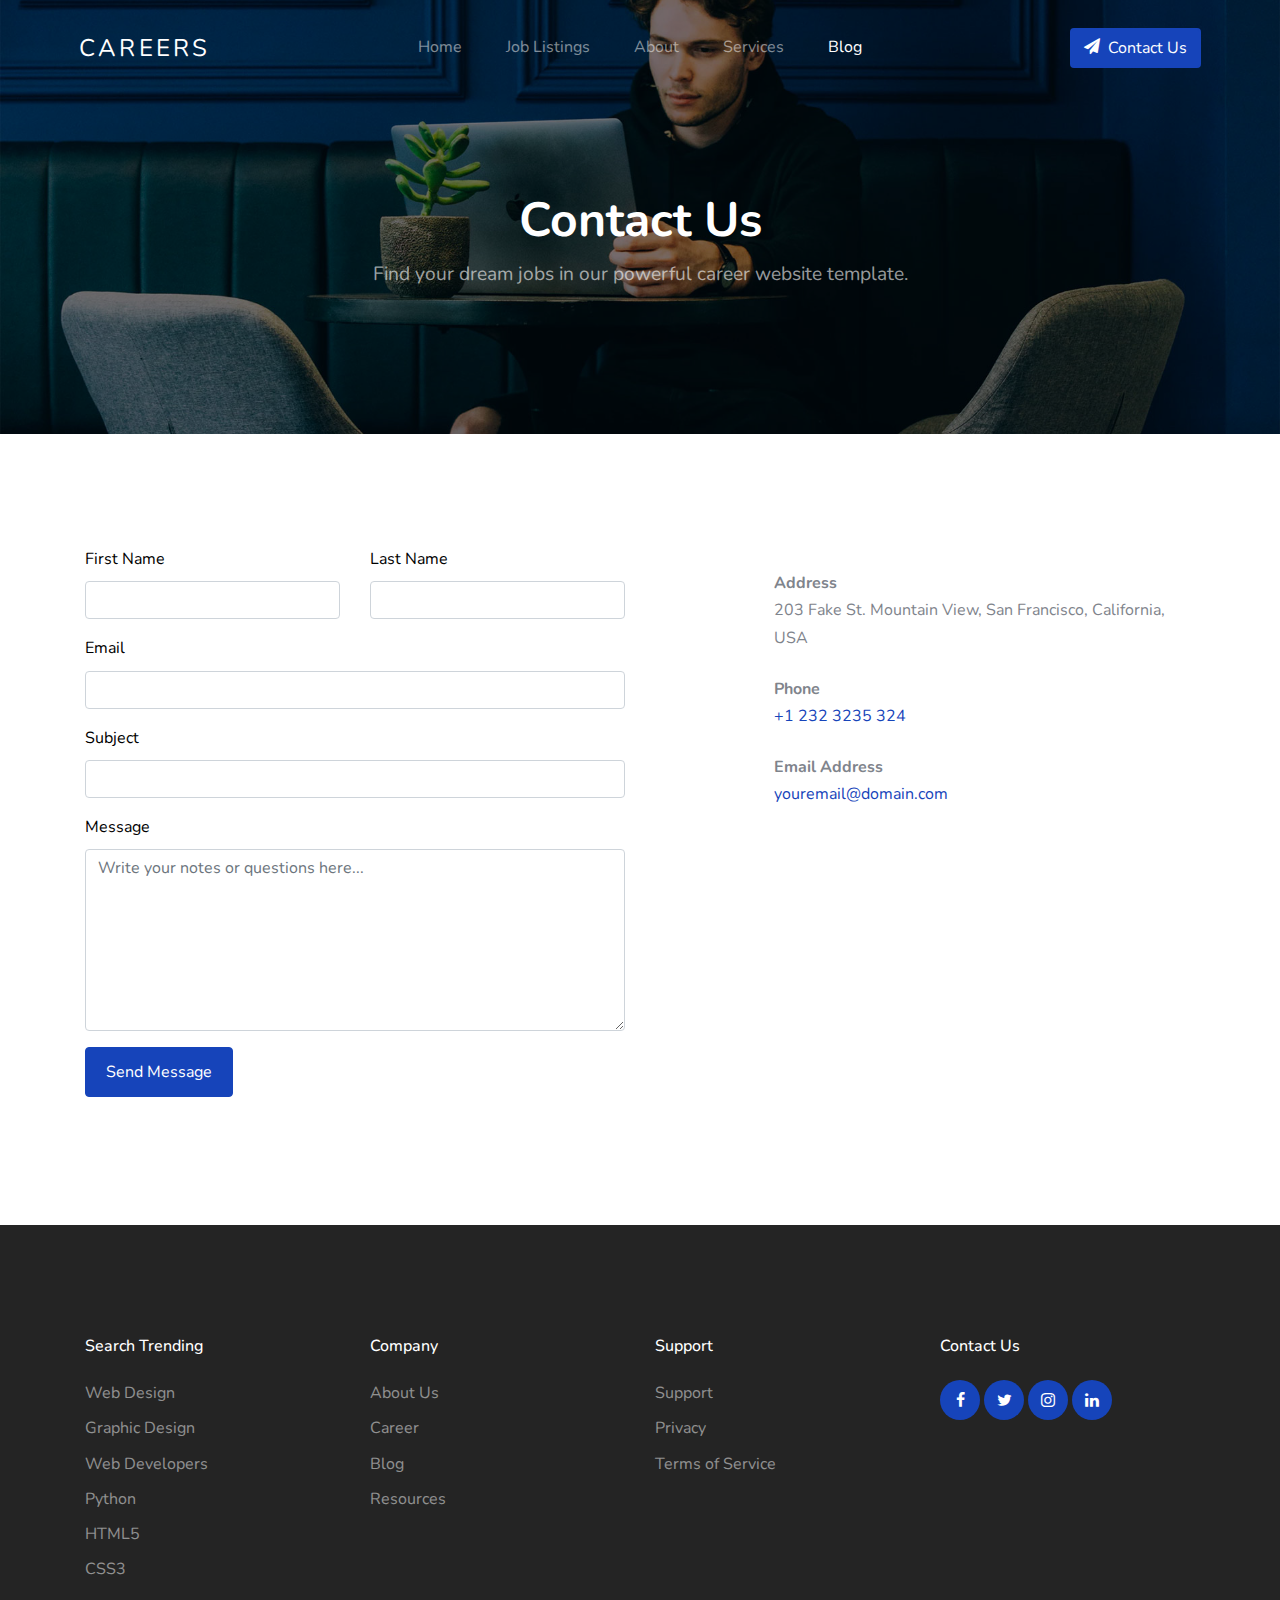
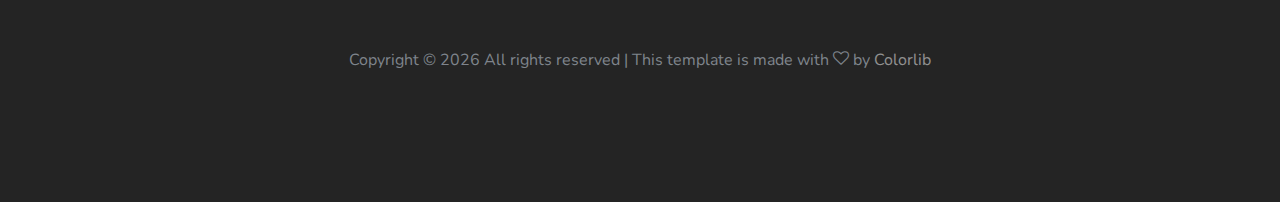
<file: contact.html>
<!doctype html>
<html lang="en">

<head>
  <title>Careers &mdash; Website Template by Colorlib</title>
  <meta charset="utf-8">
  <meta name="viewport" content="width=device-width, initial-scale=1, shrink-to-fit=no">
  <link rel="stylesheet" href="css/custom-bs.css">
  <link rel="stylesheet" href="css/jquery.fancybox.min.css">
  <link rel="stylesheet" href="css/bootstrap-select.min.css">
  <link rel="stylesheet" href="fonts/icomoon/style.css">
  <link rel="stylesheet" href="fonts/line-icons/style.css">
  <link rel="stylesheet" href="css/owl.carousel.min.css">
  <link rel="stylesheet" href="css/animate.min.css">
  <link rel="stylesheet" href="css/style.css">
</head>

<body id="top">


  <div class="site-wrap">

    <div class="site-mobile-menu site-navbar-target">
      <div class="site-mobile-menu-header">
        <div class="site-mobile-menu-close mt-3">
          <span class="icon-close2 js-menu-toggle"></span>
        </div>
      </div>
      <div class="site-mobile-menu-body"></div>
    </div> <!-- .site-mobile-menu -->


    <!-- NAVBAR -->
    <header class="site-navbar mt-3">
      <div class="container-fluid">
        <div class="row align-items-center">
          <div class="site-logo col-6"><a href="index.html">Careers</a></div>

          <nav class="mx-auto site-navigation">
            <ul class="site-menu js-clone-nav d-none d-xl-block ml-0 pl-0">
              <li><a href="index.html" class="nav-link">Home</a></li>
              <li><a href="job-listings.html">Job Listings</a></li>
              <li><a href="about.html">About</a></li>
              <li><a href="services.html">Services</a></li>
              <li><a href="blog.html" class="active">Blog</a></li>
              <li class="d-lg-none"><a href="contact.html">Contact Us</a></li>
            </ul>
          </nav>

          <div class="right-cta-menu text-right d-flex aligin-items-center col-6">
            <div class="ml-auto">
              <a href="contact.html" class="btn btn-primary border-width-2 d-none d-lg-inline-block"><span
                  class="mr-2 icon-paper-plane"></span>Contact Us</a>
            </div>
            <a href="#" class="site-menu-toggle js-menu-toggle d-inline-block d-xl-none mt-lg-2 ml-3"><span
                class="icon-menu h3 m-0 p-0 mt-2"></span></a>
          </div>

        </div>
      </div>
    </header>

    <!-- HOME -->
    <section class="home-section section-hero inner-page overlay bg-image"
      style="background-image: url('images/hero_1.jpg');" id="home-section">
      <div class="container">
        <div class="row align-items-center justify-content-center">
          <div class="col-md-12">
            <div class="mb-5 text-center">
              <h1 class="text-white font-weight-bold">Contact Us</h1>
              <p>Find your dream jobs in our powerful career website template.</p>
            </div>
          </div>
        </div>
      </div>
    </section>


    <section class="site-section" id="next-section">
      <div class="container">
        <div class="row">
          <div class="col-lg-6 mb-5 mb-lg-0">
            <form action="#" class="">
    
              <div class="row form-group">
                <div class="col-md-6 mb-3 mb-md-0">
                  <label class="text-black" for="fname">First Name</label>
                  <input type="text" id="fname" class="form-control">
                </div>
                <div class="col-md-6">
                  <label class="text-black" for="lname">Last Name</label>
                  <input type="text" id="lname" class="form-control">
                </div>
              </div>
    
              <div class="row form-group">
    
                <div class="col-md-12">
                  <label class="text-black" for="email">Email</label>
                  <input type="email" id="email" class="form-control">
                </div>
              </div>
    
              <div class="row form-group">
    
                <div class="col-md-12">
                  <label class="text-black" for="subject">Subject</label>
                  <input type="subject" id="subject" class="form-control">
                </div>
              </div>
    
              <div class="row form-group">
                <div class="col-md-12">
                  <label class="text-black" for="message">Message</label>
                  <textarea name="message" id="message" cols="30" rows="7" class="form-control"
                    placeholder="Write your notes or questions here..."></textarea>
                </div>
              </div>
    
              <div class="row form-group">
                <div class="col-md-12">
                  <input type="submit" value="Send Message" class="btn btn-primary btn-md text-white">
                </div>
              </div>
    
    
            </form>
          </div>
          <div class="col-lg-5 ml-auto">
            <div class="p-4 mb-3 bg-white">
              <p class="mb-0 font-weight-bold">Address</p>
              <p class="mb-4">203 Fake St. Mountain View, San Francisco, California, USA</p>
    
              <p class="mb-0 font-weight-bold">Phone</p>
              <p class="mb-4"><a href="#">+1 232 3235 324</a></p>
    
              <p class="mb-0 font-weight-bold">Email Address</p>
              <p class="mb-0"><a href="#">youremail@domain.com</a></p>
    
            </div>
          </div>
        </div>
      </div>
    </section>

    <footer class="site-footer">


      <div class="container">
        <div class="row mb-5">
          <div class="col-6 col-md-3 mb-4 mb-md-0">
            <h3>Search Trending</h3>
            <ul class="list-unstyled">
              <li><a href="#">Web Design</a></li>
              <li><a href="#">Graphic Design</a></li>
              <li><a href="#">Web Developers</a></li>
              <li><a href="#">Python</a></li>
              <li><a href="#">HTML5</a></li>
              <li><a href="#">CSS3</a></li>
            </ul>
          </div>
          <div class="col-6 col-md-3 mb-4 mb-md-0">
            <h3>Company</h3>
            <ul class="list-unstyled">
              <li><a href="#">About Us</a></li>
              <li><a href="#">Career</a></li>
              <li><a href="#">Blog</a></li>
              <li><a href="#">Resources</a></li>
            </ul>
          </div>
          <div class="col-6 col-md-3 mb-4 mb-md-0">
            <h3>Support</h3>
            <ul class="list-unstyled">
              <li><a href="#">Support</a></li>
              <li><a href="#">Privacy</a></li>
              <li><a href="#">Terms of Service</a></li>
            </ul>
          </div>
          <div class="col-6 col-md-3 mb-4 mb-md-0">
            <h3>Contact Us</h3>
            <div class="footer-social">
              <a href="#"><span class="icon-facebook"></span></a>
              <a href="#"><span class="icon-twitter"></span></a>
              <a href="#"><span class="icon-instagram"></span></a>
              <a href="#"><span class="icon-linkedin"></span></a>
            </div>
          </div>
        </div>

        <div class="row text-center">
          <div class="col-12">
            <p>
              <!-- Link back to Colorlib can't be removed. Template is licensed under CC BY 3.0. -->
              Copyright &copy;
              <script>document.write(new Date().getFullYear());</script> All rights reserved | This template is made
              with <i class="icon-heart-o" aria-hidden="true"></i> by <a href="https://colorlib.com"
                target="_blank">Colorlib</a>
              <!-- Link back to Colorlib can't be removed. Template is licensed under CC BY 3.0. -->
            </p>
          </div>
        </div>
      </div>
    </footer>

  </div>

  <!-- SCRIPTS -->
  <script src="js/jquery.min.js"></script>
  <script src="js/bootstrap.bundle.min.js"></script>
  <script src="js/isotope.pkgd.min.js"></script>
  <script src="js/stickyfill.min.js"></script>
  <script src="js/jquery.fancybox.min.js"></script>
  <script src="js/jquery.easing.1.3.js"></script>

  <script src="js/jquery.waypoints.min.js"></script>
  <script src="js/jquery.animateNumber.min.js"></script>
  <script src="js/owl.carousel.min.js"></script>
  <script src="js/custom.js"></script>


</body>

</html>
</file>
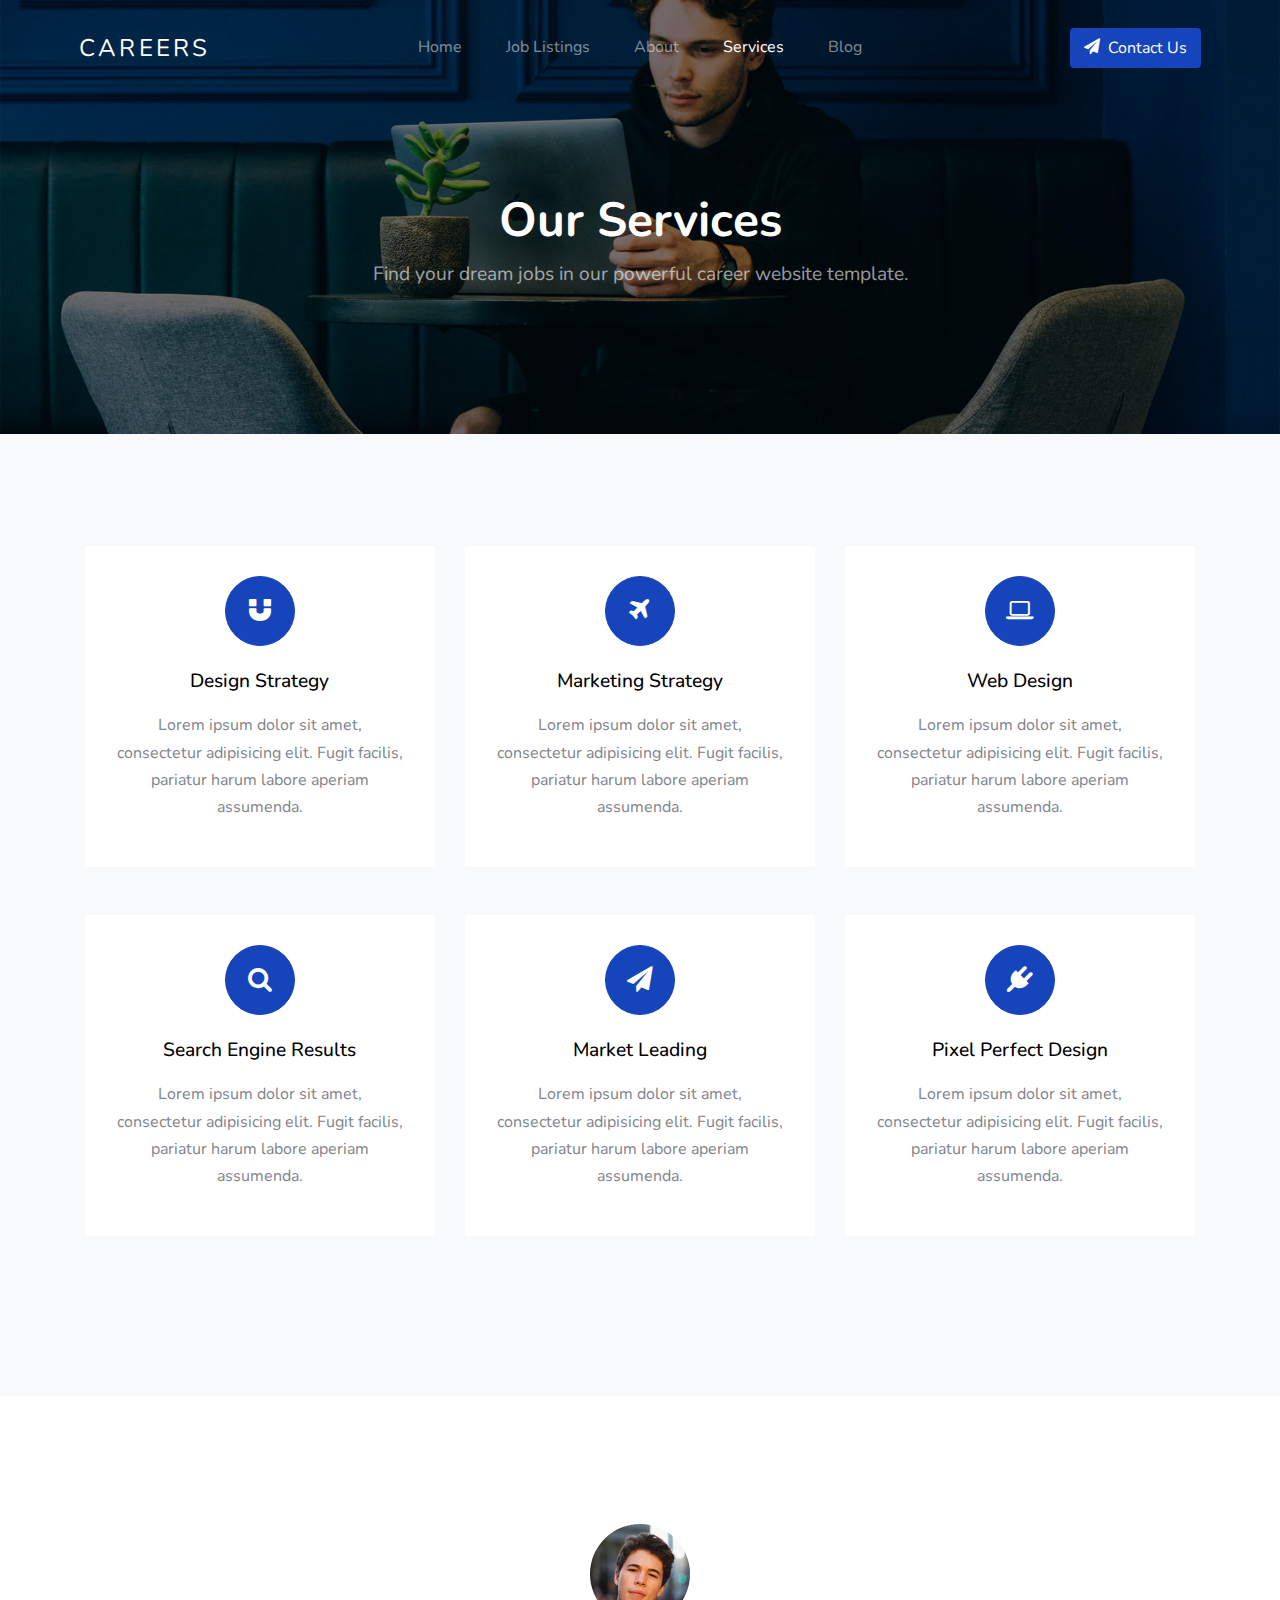
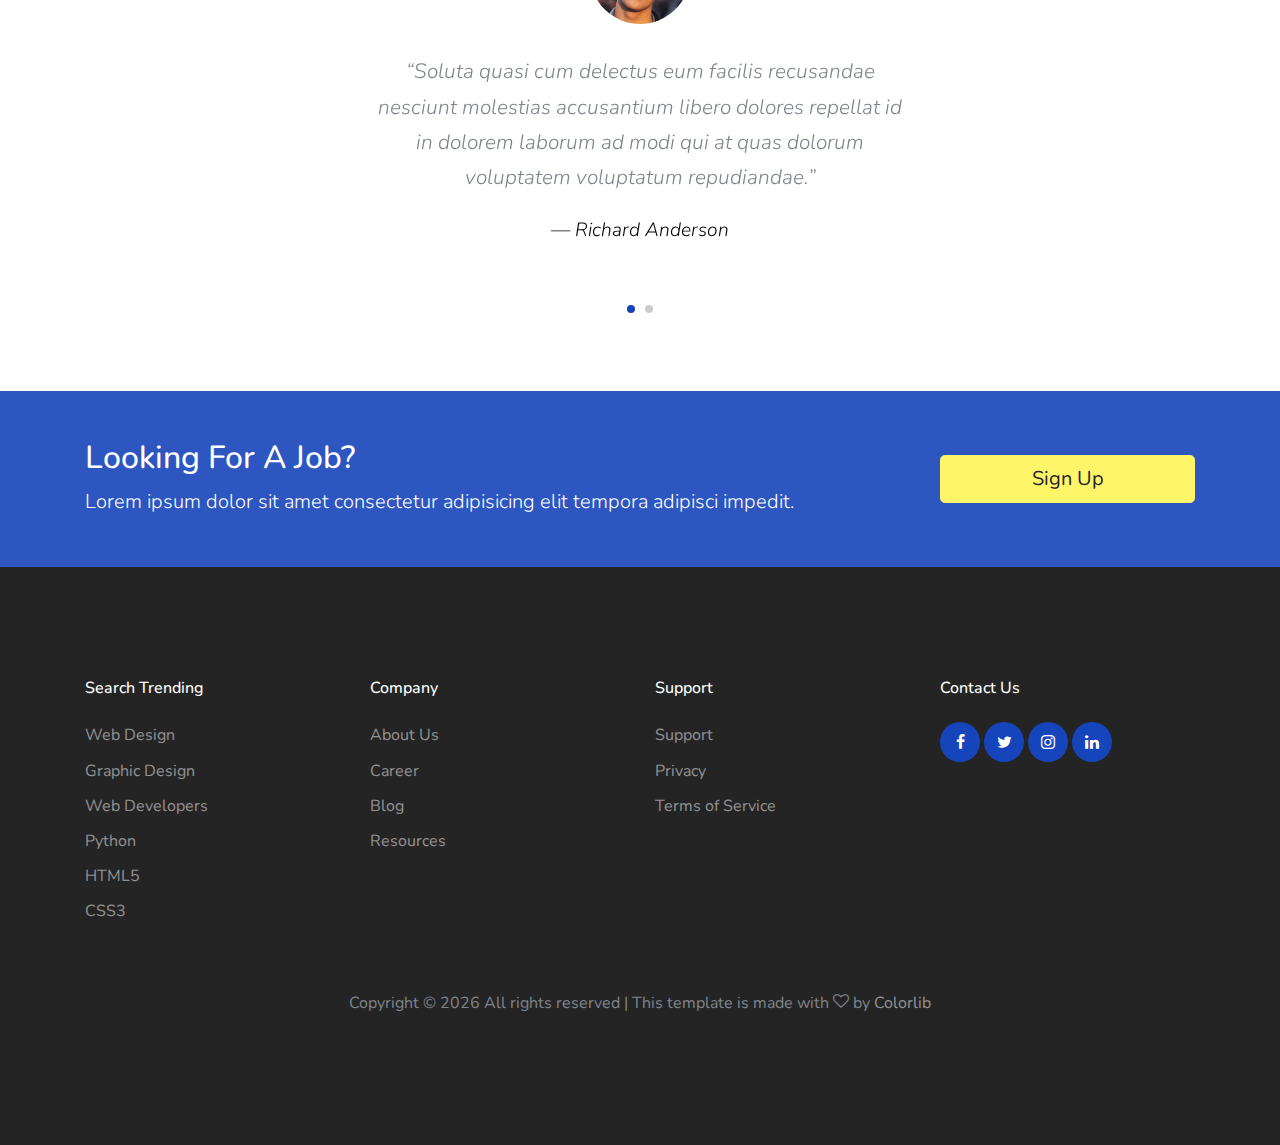
<file: services.html>
<!doctype html>
<html lang="en">

<head>
  <title>Careers &mdash; Website Template by Colorlib</title>
  <meta charset="utf-8">
  <meta name="viewport" content="width=device-width, initial-scale=1, shrink-to-fit=no">
  <link rel="stylesheet" href="css/custom-bs.css">
  <link rel="stylesheet" href="css/jquery.fancybox.min.css">
  <link rel="stylesheet" href="css/bootstrap-select.min.css">
  <link rel="stylesheet" href="fonts/icomoon/style.css">
  <link rel="stylesheet" href="fonts/line-icons/style.css">
  <link rel="stylesheet" href="css/owl.carousel.min.css">
  <link rel="stylesheet" href="css/animate.min.css">
  <link rel="stylesheet" href="css/style.css">
</head>

<body id="top">


  <div class="site-wrap">

    <div class="site-mobile-menu site-navbar-target">
      <div class="site-mobile-menu-header">
        <div class="site-mobile-menu-close mt-3">
          <span class="icon-close2 js-menu-toggle"></span>
        </div>
      </div>
      <div class="site-mobile-menu-body"></div>
    </div> <!-- .site-mobile-menu -->


    <!-- NAVBAR -->
    <header class="site-navbar mt-3">
      <div class="container-fluid">
        <div class="row align-items-center">
          <div class="site-logo col-6"><a href="index.html">Careers</a></div>

          <nav class="mx-auto site-navigation">
            <ul class="site-menu js-clone-nav d-none d-xl-block ml-0 pl-0">
              <li><a href="index.html" class="nav-link">Home</a></li>
              <li><a href="job-listings.html">Job Listings</a></li>
              <li><a href="about.html">About</a></li>
              <li><a href="services.html" class="active">Services</a></li>
              <li><a href="blog.html">Blog</a></li>
              <li class="d-lg-none"><a href="contact.html">Contact Us</a></li>
            </ul>
          </nav>

          <div class="right-cta-menu text-right d-flex aligin-items-center col-6">
            <div class="ml-auto">
              <a href="contact.html" class="btn btn-primary border-width-2 d-none d-lg-inline-block"><span
                  class="mr-2 icon-paper-plane"></span>Contact Us</a>
            </div>
            <a href="#" class="site-menu-toggle js-menu-toggle d-inline-block d-xl-none mt-lg-2 ml-3"><span
                class="icon-menu h3 m-0 p-0 mt-2"></span></a>
          </div>

        </div>
      </div>
    </header>

    <!-- HOME -->
    <section class="home-section section-hero inner-page overlay bg-image"
      style="background-image: url('images/hero_1.jpg');" id="home-section">
      <div class="container">
        <div class="row align-items-center justify-content-center">
          <div class="col-md-12">
            <div class="mb-5 text-center">
              <h1 class="text-white font-weight-bold">Our Services</h1>
              <p>Find your dream jobs in our powerful career website template.</p>
            </div>
          </div>
        </div>
      </div>
    </section>


<section class="site-section services-section bg-light block__62849" id="next-section">
  <div class="container">

    <div class="row">
      <div class="col-6 col-md-6 col-lg-4 mb-4 mb-lg-5">

        <a href="service-single.html" class="block__16443 text-center d-block">
          <span class="custom-icon mx-auto"><span class="icon-magnet d-block"></span></span>
          <h3>Design Strategy</h3>
          <p>Lorem ipsum dolor sit amet, consectetur adipisicing elit. Fugit facilis, pariatur harum labore aperiam
            assumenda.</p>
        </a>

      </div>
      <div class="col-6 col-md-6 col-lg-4 mb-4 mb-lg-5">

        <a href="service-single.html" class="block__16443 text-center d-block">
          <span class="custom-icon mx-auto"><span class="icon-plane d-block"></span></span>
          <h3>Marketing Strategy</h3>
          <p>Lorem ipsum dolor sit amet, consectetur adipisicing elit. Fugit facilis, pariatur harum labore aperiam
            assumenda.</p>
        </a>

      </div>
      <div class="col-6 col-md-6 col-lg-4 mb-4 mb-lg-5">

        <a href="service-single.html" class="block__16443 text-center d-block">
          <span class="custom-icon mx-auto"><span class="icon-laptop d-block"></span></span>
          <h3>Web Design</h3>
          <p>Lorem ipsum dolor sit amet, consectetur adipisicing elit. Fugit facilis, pariatur harum labore aperiam
            assumenda.</p>
        </a>

      </div>
      <div class="col-6 col-md-6 col-lg-4 mb-4 mb-lg-5">

        <a href="service-single.html" class="block__16443 text-center d-block">
          <span class="custom-icon mx-auto"><span class="icon-search d-block"></span></span>
          <h3>Search Engine Results</h3>
          <p>Lorem ipsum dolor sit amet, consectetur adipisicing elit. Fugit facilis, pariatur harum labore aperiam
            assumenda.</p>
        </a>

      </div>
      <div class="col-6 col-md-6 col-lg-4 mb-4 mb-lg-5">

        <a href="service-single.html" class="block__16443 text-center d-block">
          <span class="custom-icon mx-auto"><span class="icon-paper-plane d-block"></span></span>
          <h3>Market Leading </h3>
          <p>Lorem ipsum dolor sit amet, consectetur adipisicing elit. Fugit facilis, pariatur harum labore aperiam
            assumenda.</p>
        </a>

      </div>
      <div class="col-6 col-md-6 col-lg-4 mb-4 mb-lg-5">

        <a href="service-single.html" class="block__16443 text-center d-block">
          <span class="custom-icon mx-auto"><span class="icon-plug d-block"></span></span>
          <h3>Pixel Perfect Design</h3>
          <p class="d-sm-block">Lorem ipsum dolor sit amet, consectetur adipisicing elit. Fugit facilis, pariatur harum
            labore aperiam assumenda.</p>
        </a>

      </div>
    </div>


  </div>
</section>

<section class="bg-white pt-5 testimony-full">

  <div class="owl-carousel single-carousel">


    <div class="container">
      <div class="row">
        <div class="col-lg-6 mx-auto">
          <img class="img-fluid mx-auto" src="images/person_1.jpg" alt="Image">
          <blockquote>
            <p>&ldquo;Soluta quasi cum delectus eum facilis recusandae nesciunt molestias accusantium libero dolores
              repellat id in dolorem laborum ad modi qui at quas dolorum voluptatem voluptatum repudiandae.&rdquo;</p>
            <p><cite> &mdash; Richard Anderson</cite></p>
          </blockquote>
        </div>
      </div>
    </div>

    <div class="container">
      <div class="row">
        <div class="col-lg-6 mx-auto">
          <img class="img-fluid mx-auto" src="images/person_2.jpg" alt="Image">
          <blockquote>
            <p>&ldquo;Soluta quasi cum delectus eum facilis recusandae nesciunt molestias accusantium libero dolores
              repellat id in dolorem laborum ad modi qui at quas dolorum voluptatem voluptatum repudiandae.&rdquo;</p>
            <p><cite> &mdash; Chris Peters</cite></p>
          </blockquote>
        </div>
      </div>
    </div>

  </div>

</section>

<section class="py-5 bg-image overlay-primary fixed overlay" style="background-image: url('images/hero_1.jpg');">
  <div class="container">
    <div class="row align-items-center">
      <div class="col-md-8">
        <h2 class="text-white">Looking For A Job?</h2>
        <p class="mb-0 text-white lead">Lorem ipsum dolor sit amet consectetur adipisicing elit tempora adipisci
          impedit.</p>
      </div>
      <div class="col-md-3 ml-auto">
        <a href="#" class="btn btn-warning btn-block btn-lg">Sign Up</a>
      </div>
    </div>
  </div>
</section>

    <footer class="site-footer">


      <div class="container">
        <div class="row mb-5">
          <div class="col-6 col-md-3 mb-4 mb-md-0">
            <h3>Search Trending</h3>
            <ul class="list-unstyled">
              <li><a href="#">Web Design</a></li>
              <li><a href="#">Graphic Design</a></li>
              <li><a href="#">Web Developers</a></li>
              <li><a href="#">Python</a></li>
              <li><a href="#">HTML5</a></li>
              <li><a href="#">CSS3</a></li>
            </ul>
          </div>
          <div class="col-6 col-md-3 mb-4 mb-md-0">
            <h3>Company</h3>
            <ul class="list-unstyled">
              <li><a href="#">About Us</a></li>
              <li><a href="#">Career</a></li>
              <li><a href="#">Blog</a></li>
              <li><a href="#">Resources</a></li>
            </ul>
          </div>
          <div class="col-6 col-md-3 mb-4 mb-md-0">
            <h3>Support</h3>
            <ul class="list-unstyled">
              <li><a href="#">Support</a></li>
              <li><a href="#">Privacy</a></li>
              <li><a href="#">Terms of Service</a></li>
            </ul>
          </div>
          <div class="col-6 col-md-3 mb-4 mb-md-0">
            <h3>Contact Us</h3>
            <div class="footer-social">
              <a href="#"><span class="icon-facebook"></span></a>
              <a href="#"><span class="icon-twitter"></span></a>
              <a href="#"><span class="icon-instagram"></span></a>
              <a href="#"><span class="icon-linkedin"></span></a>
            </div>
          </div>
        </div>

        <div class="row text-center">
          <div class="col-12">
            <p>
              <!-- Link back to Colorlib can't be removed. Template is licensed under CC BY 3.0. -->
              Copyright &copy;
              <script>document.write(new Date().getFullYear());</script> All rights reserved | This template is made
              with <i class="icon-heart-o" aria-hidden="true"></i> by <a href="https://colorlib.com"
                target="_blank">Colorlib</a>
              <!-- Link back to Colorlib can't be removed. Template is licensed under CC BY 3.0. -->
            </p>
          </div>
        </div>
      </div>
    </footer>

  </div>

  <!-- SCRIPTS -->
  <script src="js/jquery.min.js"></script>
  <script src="js/bootstrap.bundle.min.js"></script>
  <script src="js/isotope.pkgd.min.js"></script>
  <script src="js/stickyfill.min.js"></script>
  <script src="js/jquery.fancybox.min.js"></script>
  <script src="js/jquery.easing.1.3.js"></script>

  <script src="js/jquery.waypoints.min.js"></script>
  <script src="js/jquery.animateNumber.min.js"></script>
  <script src="js/owl.carousel.min.js"></script>
  <script src="js/custom.js"></script>


</body>

</html>
</file>
<file: fonts/icomoon/style.css>
@font-face {
  font-family: 'icomoon';
  src:  url('fonts/icomoon.eot?10si43');
  src:  url('fonts/icomoon.eot?10si43#iefix') format('embedded-opentype'),
    url('fonts/icomoon.ttf?10si43') format('truetype'),
    url('fonts/icomoon.woff?10si43') format('woff'),
    url('fonts/icomoon.svg?10si43#icomoon') format('svg');
  font-weight: normal;
  font-style: normal;
}

[class^="icon-"], [class*=" icon-"] {
  /* use !important to prevent issues with browser extensions that change fonts */
  font-family: 'icomoon' !important;
  speak: none;
  font-style: normal;
  font-weight: normal;
  font-variant: normal;
  text-transform: none;
  line-height: 1;

  /* Better Font Rendering =========== */
  -webkit-font-smoothing: antialiased;
  -moz-osx-font-smoothing: grayscale;
}

.icon-asterisk:before {
  content: "\f069";
}
.icon-plus:before {
  content: "\f067";
}
.icon-question:before {
  content: "\f128";
}
.icon-minus:before {
  content: "\f068";
}
.icon-glass:before {
  content: "\f000";
}
.icon-music:before {
  content: "\f001";
}
.icon-search:before {
  content: "\f002";
}
.icon-envelope-o:before {
  content: "\f003";
}
.icon-heart:before {
  content: "\f004";
}
.icon-star:before {
  content: "\f005";
}
.icon-star-o:before {
  content: "\f006";
}
.icon-user:before {
  content: "\f007";
}
.icon-film:before {
  content: "\f008";
}
.icon-th-large:before {
  content: "\f009";
}
.icon-th:before {
  content: "\f00a";
}
.icon-th-list:before {
  content: "\f00b";
}
.icon-check:before {
  content: "\f00c";
}
.icon-close:before {
  content: "\f00d";
}
.icon-remove:before {
  content: "\f00d";
}
.icon-times:before {
  content: "\f00d";
}
.icon-search-plus:before {
  content: "\f00e";
}
.icon-search-minus:before {
  content: "\f010";
}
.icon-power-off:before {
  content: "\f011";
}
.icon-signal:before {
  content: "\f012";
}
.icon-cog:before {
  content: "\f013";
}
.icon-gear:before {
  content: "\f013";
}
.icon-trash-o:before {
  content: "\f014";
}
.icon-home:before {
  content: "\f015";
}
.icon-file-o:before {
  content: "\f016";
}
.icon-clock-o:before {
  content: "\f017";
}
.icon-road:before {
  content: "\f018";
}
.icon-download:before {
  content: "\f019";
}
.icon-arrow-circle-o-down:before {
  content: "\f01a";
}
.icon-arrow-circle-o-up:before {
  content: "\f01b";
}
.icon-inbox:before {
  content: "\f01c";
}
.icon-play-circle-o:before {
  content: "\f01d";
}
.icon-repeat:before {
  content: "\f01e";
}
.icon-rotate-right:before {
  content: "\f01e";
}
.icon-refresh:before {
  content: "\f021";
}
.icon-list-alt:before {
  content: "\f022";
}
.icon-lock:before {
  content: "\f023";
}
.icon-flag:before {
  content: "\f024";
}
.icon-headphones:before {
  content: "\f025";
}
.icon-volume-off:before {
  content: "\f026";
}
.icon-volume-down:before {
  content: "\f027";
}
.icon-volume-up:before {
  content: "\f028";
}
.icon-qrcode:before {
  content: "\f029";
}
.icon-barcode:before {
  content: "\f02a";
}
.icon-tag:before {
  content: "\f02b";
}
.icon-tags:before {
  content: "\f02c";
}
.icon-book:before {
  content: "\f02d";
}
.icon-bookmark:before {
  content: "\f02e";
}
.icon-print:before {
  content: "\f02f";
}
.icon-camera:before {
  content: "\f030";
}
.icon-font:before {
  content: "\f031";
}
.icon-bold:before {
  content: "\f032";
}
.icon-italic:before {
  content: "\f033";
}
.icon-text-height:before {
  content: "\f034";
}
.icon-text-width:before {
  content: "\f035";
}
.icon-align-left:before {
  content: "\f036";
}
.icon-align-center:before {
  content: "\f037";
}
.icon-align-right:before {
  content: "\f038";
}
.icon-align-justify:before {
  content: "\f039";
}
.icon-list:before {
  content: "\f03a";
}
.icon-dedent:before {
  content: "\f03b";
}
.icon-outdent:before {
  content: "\f03b";
}
.icon-indent:before {
  content: "\f03c";
}
.icon-video-camera:before {
  content: "\f03d";
}
.icon-image:before {
  content: "\f03e";
}
.icon-photo:before {
  content: "\f03e";
}
.icon-picture-o:before {
  content: "\f03e";
}
.icon-pencil:before {
  content: "\f040";
}
.icon-map-marker:before {
  content: "\f041";
}
.icon-adjust:before {
  content: "\f042";
}
.icon-tint:before {
  content: "\f043";
}
.icon-edit:before {
  content: "\f044";
}
.icon-pencil-square-o:before {
  content: "\f044";
}
.icon-share-square-o:before {
  content: "\f045";
}
.icon-check-square-o:before {
  content: "\f046";
}
.icon-arrows:before {
  content: "\f047";
}
.icon-step-backward:before {
  content: "\f048";
}
.icon-fast-backward:before {
  content: "\f049";
}
.icon-backward:before {
  content: "\f04a";
}
.icon-play:before {
  content: "\f04b";
}
.icon-pause:before {
  content: "\f04c";
}
.icon-stop:before {
  content: "\f04d";
}
.icon-forward:before {
  content: "\f04e";
}
.icon-fast-forward:before {
  content: "\f050";
}
.icon-step-forward:before {
  content: "\f051";
}
.icon-eject:before {
  content: "\f052";
}
.icon-chevron-left:before {
  content: "\f053";
}
.icon-chevron-right:before {
  content: "\f054";
}
.icon-plus-circle:before {
  content: "\f055";
}
.icon-minus-circle:before {
  content: "\f056";
}
.icon-times-circle:before {
  content: "\f057";
}
.icon-check-circle:before {
  content: "\f058";
}
.icon-question-circle:before {
  content: "\f059";
}
.icon-info-circle:before {
  content: "\f05a";
}
.icon-crosshairs:before {
  content: "\f05b";
}
.icon-times-circle-o:before {
  content: "\f05c";
}
.icon-check-circle-o:before {
  content: "\f05d";
}
.icon-ban:before {
  content: "\f05e";
}
.icon-arrow-left:before {
  content: "\f060";
}
.icon-arrow-right:before {
  content: "\f061";
}
.icon-arrow-up:before {
  content: "\f062";
}
.icon-arrow-down:before {
  content: "\f063";
}
.icon-mail-forward:before {
  content: "\f064";
}
.icon-share:before {
  content: "\f064";
}
.icon-expand:before {
  content: "\f065";
}
.icon-compress:before {
  content: "\f066";
}
.icon-exclamation-circle:before {
  content: "\f06a";
}
.icon-gift:before {
  content: "\f06b";
}
.icon-leaf:before {
  content: "\f06c";
}
.icon-fire:before {
  content: "\f06d";
}
.icon-eye:before {
  content: "\f06e";
}
.icon-eye-slash:before {
  content: "\f070";
}
.icon-exclamation-triangle:before {
  content: "\f071";
}
.icon-warning:before {
  content: "\f071";
}
.icon-plane:before {
  content: "\f072";
}
.icon-calendar:before {
  content: "\f073";
}
.icon-random:before {
  content: "\f074";
}
.icon-comment:before {
  content: "\f075";
}
.icon-magnet:before {
  content: "\f076";
}
.icon-chevron-up:before {
  content: "\f077";
}
.icon-chevron-down:before {
  content: "\f078";
}
.icon-retweet:before {
  content: "\f079";
}
.icon-shopping-cart:before {
  content: "\f07a";
}
.icon-folder:before {
  content: "\f07b";
}
.icon-folder-open:before {
  content: "\f07c";
}
.icon-arrows-v:before {
  content: "\f07d";
}
.icon-arrows-h:before {
  content: "\f07e";
}
.icon-bar-chart:before {
  content: "\f080";
}
.icon-bar-chart-o:before {
  content: "\f080";
}
.icon-twitter-square:before {
  content: "\f081";
}
.icon-facebook-square:before {
  content: "\f082";
}
.icon-camera-retro:before {
  content: "\f083";
}
.icon-key:before {
  content: "\f084";
}
.icon-cogs:before {
  content: "\f085";
}
.icon-gears:before {
  content: "\f085";
}
.icon-comments:before {
  content: "\f086";
}
.icon-thumbs-o-up:before {
  content: "\f087";
}
.icon-thumbs-o-down:before {
  content: "\f088";
}
.icon-star-half:before {
  content: "\f089";
}
.icon-heart-o:before {
  content: "\f08a";
}
.icon-sign-out:before {
  content: "\f08b";
}
.icon-linkedin-square:before {
  content: "\f08c";
}
.icon-thumb-tack:before {
  content: "\f08d";
}
.icon-external-link:before {
  content: "\f08e";
}
.icon-sign-in:before {
  content: "\f090";
}
.icon-trophy:before {
  content: "\f091";
}
.icon-github-square:before {
  content: "\f092";
}
.icon-upload:before {
  content: "\f093";
}
.icon-lemon-o:before {
  content: "\f094";
}
.icon-phone:before {
  content: "\f095";
}
.icon-square-o:before {
  content: "\f096";
}
.icon-bookmark-o:before {
  content: "\f097";
}
.icon-phone-square:before {
  content: "\f098";
}
.icon-twitter:before {
  content: "\f099";
}
.icon-facebook:before {
  content: "\f09a";
}
.icon-facebook-f:before {
  content: "\f09a";
}
.icon-github:before {
  content: "\f09b";
}
.icon-unlock:before {
  content: "\f09c";
}
.icon-credit-card:before {
  content: "\f09d";
}
.icon-feed:before {
  content: "\f09e";
}
.icon-rss:before {
  content: "\f09e";
}
.icon-hdd-o:before {
  content: "\f0a0";
}
.icon-bullhorn:before {
  content: "\f0a1";
}
.icon-bell-o:before {
  content: "\f0a2";
}
.icon-certificate:before {
  content: "\f0a3";
}
.icon-hand-o-right:before {
  content: "\f0a4";
}
.icon-hand-o-left:before {
  content: "\f0a5";
}
.icon-hand-o-up:before {
  content: "\f0a6";
}
.icon-hand-o-down:before {
  content: "\f0a7";
}
.icon-arrow-circle-left:before {
  content: "\f0a8";
}
.icon-arrow-circle-right:before {
  content: "\f0a9";
}
.icon-arrow-circle-up:before {
  content: "\f0aa";
}
.icon-arrow-circle-down:before {
  content: "\f0ab";
}
.icon-globe:before {
  content: "\f0ac";
}
.icon-wrench:before {
  content: "\f0ad";
}
.icon-tasks:before {
  content: "\f0ae";
}
.icon-filter:before {
  content: "\f0b0";
}
.icon-briefcase:before {
  content: "\f0b1";
}
.icon-arrows-alt:before {
  content: "\f0b2";
}
.icon-group:before {
  content: "\f0c0";
}
.icon-users:before {
  content: "\f0c0";
}
.icon-chain:before {
  content: "\f0c1";
}
.icon-link:before {
  content: "\f0c1";
}
.icon-cloud:before {
  content: "\f0c2";
}
.icon-flask:before {
  content: "\f0c3";
}
.icon-cut:before {
  content: "\f0c4";
}
.icon-scissors:before {
  content: "\f0c4";
}
.icon-copy:before {
  content: "\f0c5";
}
.icon-files-o:before {
  content: "\f0c5";
}
.icon-paperclip:before {
  content: "\f0c6";
}
.icon-floppy-o:before {
  content: "\f0c7";
}
.icon-save:before {
  content: "\f0c7";
}
.icon-square:before {
  content: "\f0c8";
}
.icon-bars:before {
  content: "\f0c9";
}
.icon-navicon:before {
  content: "\f0c9";
}
.icon-reorder:before {
  content: "\f0c9";
}
.icon-list-ul:before {
  content: "\f0ca";
}
.icon-list-ol:before {
  content: "\f0cb";
}
.icon-strikethrough:before {
  content: "\f0cc";
}
.icon-underline:before {
  content: "\f0cd";
}
.icon-table:before {
  content: "\f0ce";
}
.icon-magic:before {
  content: "\f0d0";
}
.icon-truck:before {
  content: "\f0d1";
}
.icon-pinterest:before {
  content: "\f0d2";
}
.icon-pinterest-square:before {
  content: "\f0d3";
}
.icon-google-plus-square:before {
  content: "\f0d4";
}
.icon-google-plus:before {
  content: "\f0d5";
}
.icon-money:before {
  content: "\f0d6";
}
.icon-caret-down:before {
  content: "\f0d7";
}
.icon-caret-up:before {
  content: "\f0d8";
}
.icon-caret-left:before {
  content: "\f0d9";
}
.icon-caret-right:before {
  content: "\f0da";
}
.icon-columns:before {
  content: "\f0db";
}
.icon-sort:before {
  content: "\f0dc";
}
.icon-unsorted:before {
  content: "\f0dc";
}
.icon-sort-desc:before {
  content: "\f0dd";
}
.icon-sort-down:before {
  content: "\f0dd";
}
.icon-sort-asc:before {
  content: "\f0de";
}
.icon-sort-up:before {
  content: "\f0de";
}
.icon-envelope:before {
  content: "\f0e0";
}
.icon-linkedin:before {
  content: "\f0e1";
}
.icon-rotate-left:before {
  content: "\f0e2";
}
.icon-undo:before {
  content: "\f0e2";
}
.icon-gavel:before {
  content: "\f0e3";
}
.icon-legal:before {
  content: "\f0e3";
}
.icon-dashboard:before {
  content: "\f0e4";
}
.icon-tachometer:before {
  content: "\f0e4";
}
.icon-comment-o:before {
  content: "\f0e5";
}
.icon-comments-o:before {
  content: "\f0e6";
}
.icon-bolt:before {
  content: "\f0e7";
}
.icon-flash:before {
  content: "\f0e7";
}
.icon-sitemap:before {
  content: "\f0e8";
}
.icon-umbrella:before {
  content: "\f0e9";
}
.icon-clipboard:before {
  content: "\f0ea";
}
.icon-paste:before {
  content: "\f0ea";
}
.icon-lightbulb-o:before {
  content: "\f0eb";
}
.icon-exchange:before {
  content: "\f0ec";
}
.icon-cloud-download:before {
  content: "\f0ed";
}
.icon-cloud-upload:before {
  content: "\f0ee";
}
.icon-user-md:before {
  content: "\f0f0";
}
.icon-stethoscope:before {
  content: "\f0f1";
}
.icon-suitcase:before {
  content: "\f0f2";
}
.icon-bell:before {
  content: "\f0f3";
}
.icon-coffee:before {
  content: "\f0f4";
}
.icon-cutlery:before {
  content: "\f0f5";
}
.icon-file-text-o:before {
  content: "\f0f6";
}
.icon-building-o:before {
  content: "\f0f7";
}
.icon-hospital-o:before {
  content: "\f0f8";
}
.icon-ambulance:before {
  content: "\f0f9";
}
.icon-medkit:before {
  content: "\f0fa";
}
.icon-fighter-jet:before {
  content: "\f0fb";
}
.icon-beer:before {
  content: "\f0fc";
}
.icon-h-square:before {
  content: "\f0fd";
}
.icon-plus-square:before {
  content: "\f0fe";
}
.icon-angle-double-left:before {
  content: "\f100";
}
.icon-angle-double-right:before {
  content: "\f101";
}
.icon-angle-double-up:before {
  content: "\f102";
}
.icon-angle-double-down:before {
  content: "\f103";
}
.icon-angle-left:before {
  content: "\f104";
}
.icon-angle-right:before {
  content: "\f105";
}
.icon-angle-up:before {
  content: "\f106";
}
.icon-angle-down:before {
  content: "\f107";
}
.icon-desktop:before {
  content: "\f108";
}
.icon-laptop:before {
  content: "\f109";
}
.icon-tablet:before {
  content: "\f10a";
}
.icon-mobile:before {
  content: "\f10b";
}
.icon-mobile-phone:before {
  content: "\f10b";
}
.icon-circle-o:before {
  content: "\f10c";
}
.icon-quote-left:before {
  content: "\f10d";
}
.icon-quote-right:before {
  content: "\f10e";
}
.icon-spinner:before {
  content: "\f110";
}
.icon-circle:before {
  content: "\f111";
}
.icon-mail-reply:before {
  content: "\f112";
}
.icon-reply:before {
  content: "\f112";
}
.icon-github-alt:before {
  content: "\f113";
}
.icon-folder-o:before {
  content: "\f114";
}
.icon-folder-open-o:before {
  content: "\f115";
}
.icon-smile-o:before {
  content: "\f118";
}
.icon-frown-o:before {
  content: "\f119";
}
.icon-meh-o:before {
  content: "\f11a";
}
.icon-gamepad:before {
  content: "\f11b";
}
.icon-keyboard-o:before {
  content: "\f11c";
}
.icon-flag-o:before {
  content: "\f11d";
}
.icon-flag-checkered:before {
  content: "\f11e";
}
.icon-terminal:before {
  content: "\f120";
}
.icon-code:before {
  content: "\f121";
}
.icon-mail-reply-all:before {
  content: "\f122";
}
.icon-reply-all:before {
  content: "\f122";
}
.icon-star-half-empty:before {
  content: "\f123";
}
.icon-star-half-full:before {
  content: "\f123";
}
.icon-star-half-o:before {
  content: "\f123";
}
.icon-location-arrow:before {
  content: "\f124";
}
.icon-crop:before {
  content: "\f125";
}
.icon-code-fork:before {
  content: "\f126";
}
.icon-chain-broken:before {
  content: "\f127";
}
.icon-unlink:before {
  content: "\f127";
}
.icon-info:before {
  content: "\f129";
}
.icon-exclamation:before {
  content: "\f12a";
}
.icon-superscript:before {
  content: "\f12b";
}
.icon-subscript:before {
  content: "\f12c";
}
.icon-eraser:before {
  content: "\f12d";
}
.icon-puzzle-piece:before {
  content: "\f12e";
}
.icon-microphone:before {
  content: "\f130";
}
.icon-microphone-slash:before {
  content: "\f131";
}
.icon-shield:before {
  content: "\f132";
}
.icon-calendar-o:before {
  content: "\f133";
}
.icon-fire-extinguisher:before {
  content: "\f134";
}
.icon-rocket:before {
  content: "\f135";
}
.icon-maxcdn:before {
  content: "\f136";
}
.icon-chevron-circle-left:before {
  content: "\f137";
}
.icon-chevron-circle-right:before {
  content: "\f138";
}
.icon-chevron-circle-up:before {
  content: "\f139";
}
.icon-chevron-circle-down:before {
  content: "\f13a";
}
.icon-html5:before {
  content: "\f13b";
}
.icon-css3:before {
  content: "\f13c";
}
.icon-anchor:before {
  content: "\f13d";
}
.icon-unlock-alt:before {
  content: "\f13e";
}
.icon-bullseye:before {
  content: "\f140";
}
.icon-ellipsis-h:before {
  content: "\f141";
}
.icon-ellipsis-v:before {
  content: "\f142";
}
.icon-rss-square:before {
  content: "\f143";
}
.icon-play-circle:before {
  content: "\f144";
}
.icon-ticket:before {
  content: "\f145";
}
.icon-minus-square:before {
  content: "\f146";
}
.icon-minus-square-o:before {
  content: "\f147";
}
.icon-level-up:before {
  content: "\f148";
}
.icon-level-down:before {
  content: "\f149";
}
.icon-check-square:before {
  content: "\f14a";
}
.icon-pencil-square:before {
  content: "\f14b";
}
.icon-external-link-square:before {
  content: "\f14c";
}
.icon-share-square:before {
  content: "\f14d";
}
.icon-compass:before {
  content: "\f14e";
}
.icon-caret-square-o-down:before {
  content: "\f150";
}
.icon-toggle-down:before {
  content: "\f150";
}
.icon-caret-square-o-up:before {
  content: "\f151";
}
.icon-toggle-up:before {
  content: "\f151";
}
.icon-caret-square-o-right:before {
  content: "\f152";
}
.icon-toggle-right:before {
  content: "\f152";
}
.icon-eur:before {
  content: "\f153";
}
.icon-euro:before {
  content: "\f153";
}
.icon-gbp:before {
  content: "\f154";
}
.icon-dollar:before {
  content: "\f155";
}
.icon-usd:before {
  content: "\f155";
}
.icon-inr:before {
  content: "\f156";
}
.icon-rupee:before {
  content: "\f156";
}
.icon-cny:before {
  content: "\f157";
}
.icon-jpy:before {
  content: "\f157";
}
.icon-rmb:before {
  content: "\f157";
}
.icon-yen:before {
  content: "\f157";
}
.icon-rouble:before {
  content: "\f158";
}
.icon-rub:before {
  content: "\f158";
}
.icon-ruble:before {
  content: "\f158";
}
.icon-krw:before {
  content: "\f159";
}
.icon-won:before {
  content: "\f159";
}
.icon-bitcoin:before {
  content: "\f15a";
}
.icon-btc:before {
  content: "\f15a";
}
.icon-file:before {
  content: "\f15b";
}
.icon-file-text:before {
  content: "\f15c";
}
.icon-sort-alpha-asc:before {
  content: "\f15d";
}
.icon-sort-alpha-desc:before {
  content: "\f15e";
}
.icon-sort-amount-asc:before {
  content: "\f160";
}
.icon-sort-amount-desc:before {
  content: "\f161";
}
.icon-sort-numeric-asc:before {
  content: "\f162";
}
.icon-sort-numeric-desc:before {
  content: "\f163";
}
.icon-thumbs-up:before {
  content: "\f164";
}
.icon-thumbs-down:before {
  content: "\f165";
}
.icon-youtube-square:before {
  content: "\f166";
}
.icon-youtube:before {
  content: "\f167";
}
.icon-xing:before {
  content: "\f168";
}
.icon-xing-square:before {
  content: "\f169";
}
.icon-youtube-play:before {
  content: "\f16a";
}
.icon-dropbox:before {
  content: "\f16b";
}
.icon-stack-overflow:before {
  content: "\f16c";
}
.icon-instagram:before {
  content: "\f16d";
}
.icon-flickr:before {
  content: "\f16e";
}
.icon-adn:before {
  content: "\f170";
}
.icon-bitbucket:before {
  content: "\f171";
}
.icon-bitbucket-square:before {
  content: "\f172";
}
.icon-tumblr:before {
  content: "\f173";
}
.icon-tumblr-square:before {
  content: "\f174";
}
.icon-long-arrow-down:before {
  content: "\f175";
}
.icon-long-arrow-up:before {
  content: "\f176";
}
.icon-long-arrow-left:before {
  content: "\f177";
}
.icon-long-arrow-right:before {
  content: "\f178";
}
.icon-apple:before {
  content: "\f179";
}
.icon-windows:before {
  content: "\f17a";
}
.icon-android:before {
  content: "\f17b";
}
.icon-linux:before {
  content: "\f17c";
}
.icon-dribbble:before {
  content: "\f17d";
}
.icon-skype:before {
  content: "\f17e";
}
.icon-foursquare:before {
  content: "\f180";
}
.icon-trello:before {
  content: "\f181";
}
.icon-female:before {
  content: "\f182";
}
.icon-male:before {
  content: "\f183";
}
.icon-gittip:before {
  content: "\f184";
}
.icon-gratipay:before {
  content: "\f184";
}
.icon-sun-o:before {
  content: "\f185";
}
.icon-moon-o:before {
  content: "\f186";
}
.icon-archive:before {
  content: "\f187";
}
.icon-bug:before {
  content: "\f188";
}
.icon-vk:before {
  content: "\f189";
}
.icon-weibo:before {
  content: "\f18a";
}
.icon-renren:before {
  content: "\f18b";
}
.icon-pagelines:before {
  content: "\f18c";
}
.icon-stack-exchange:before {
  content: "\f18d";
}
.icon-arrow-circle-o-right:before {
  content: "\f18e";
}
.icon-arrow-circle-o-left:before {
  content: "\f190";
}
.icon-caret-square-o-left:before {
  content: "\f191";
}
.icon-toggle-left:before {
  content: "\f191";
}
.icon-dot-circle-o:before {
  content: "\f192";
}
.icon-wheelchair:before {
  content: "\f193";
}
.icon-vimeo-square:before {
  content: "\f194";
}
.icon-try:before {
  content: "\f195";
}
.icon-turkish-lira:before {
  content: "\f195";
}
.icon-plus-square-o:before {
  content: "\f196";
}
.icon-space-shuttle:before {
  content: "\f197";
}
.icon-slack:before {
  content: "\f198";
}
.icon-envelope-square:before {
  content: "\f199";
}
.icon-wordpress:before {
  content: "\f19a";
}
.icon-openid:before {
  content: "\f19b";
}
.icon-bank:before {
  content: "\f19c";
}
.icon-institution:before {
  content: "\f19c";
}
.icon-university:before {
  content: "\f19c";
}
.icon-graduation-cap:before {
  content: "\f19d";
}
.icon-mortar-board:before {
  content: "\f19d";
}
.icon-yahoo:before {
  content: "\f19e";
}
.icon-google:before {
  content: "\f1a0";
}
.icon-reddit:before {
  content: "\f1a1";
}
.icon-reddit-square:before {
  content: "\f1a2";
}
.icon-stumbleupon-circle:before {
  content: "\f1a3";
}
.icon-stumbleupon:before {
  content: "\f1a4";
}
.icon-delicious:before {
  content: "\f1a5";
}
.icon-digg:before {
  content: "\f1a6";
}
.icon-pied-piper-pp:before {
  content: "\f1a7";
}
.icon-pied-piper-alt:before {
  content: "\f1a8";
}
.icon-drupal:before {
  content: "\f1a9";
}
.icon-joomla:before {
  content: "\f1aa";
}
.icon-language:before {
  content: "\f1ab";
}
.icon-fax:before {
  content: "\f1ac";
}
.icon-building:before {
  content: "\f1ad";
}
.icon-child:before {
  content: "\f1ae";
}
.icon-paw:before {
  content: "\f1b0";
}
.icon-spoon:before {
  content: "\f1b1";
}
.icon-cube:before {
  content: "\f1b2";
}
.icon-cubes:before {
  content: "\f1b3";
}
.icon-behance:before {
  content: "\f1b4";
}
.icon-behance-square:before {
  content: "\f1b5";
}
.icon-steam:before {
  content: "\f1b6";
}
.icon-steam-square:before {
  content: "\f1b7";
}
.icon-recycle:before {
  content: "\f1b8";
}
.icon-automobile:before {
  content: "\f1b9";
}
.icon-car:before {
  content: "\f1b9";
}
.icon-cab:before {
  content: "\f1ba";
}
.icon-taxi:before {
  content: "\f1ba";
}
.icon-tree:before {
  content: "\f1bb";
}
.icon-spotify:before {
  content: "\f1bc";
}
.icon-deviantart:before {
  content: "\f1bd";
}
.icon-soundcloud:before {
  content: "\f1be";
}
.icon-database:before {
  content: "\f1c0";
}
.icon-file-pdf-o:before {
  content: "\f1c1";
}
.icon-file-word-o:before {
  content: "\f1c2";
}
.icon-file-excel-o:before {
  content: "\f1c3";
}
.icon-file-powerpoint-o:before {
  content: "\f1c4";
}
.icon-file-image-o:before {
  content: "\f1c5";
}
.icon-file-photo-o:before {
  content: "\f1c5";
}
.icon-file-picture-o:before {
  content: "\f1c5";
}
.icon-file-archive-o:before {
  content: "\f1c6";
}
.icon-file-zip-o:before {
  content: "\f1c6";
}
.icon-file-audio-o:before {
  content: "\f1c7";
}
.icon-file-sound-o:before {
  content: "\f1c7";
}
.icon-file-movie-o:before {
  content: "\f1c8";
}
.icon-file-video-o:before {
  content: "\f1c8";
}
.icon-file-code-o:before {
  content: "\f1c9";
}
.icon-vine:before {
  content: "\f1ca";
}
.icon-codepen:before {
  content: "\f1cb";
}
.icon-jsfiddle:before {
  content: "\f1cc";
}
.icon-life-bouy:before {
  content: "\f1cd";
}
.icon-life-buoy:before {
  content: "\f1cd";
}
.icon-life-ring:before {
  content: "\f1cd";
}
.icon-life-saver:before {
  content: "\f1cd";
}
.icon-support:before {
  content: "\f1cd";
}
.icon-circle-o-notch:before {
  content: "\f1ce";
}
.icon-ra:before {
  content: "\f1d0";
}
.icon-rebel:before {
  content: "\f1d0";
}
.icon-resistance:before {
  content: "\f1d0";
}
.icon-empire:before {
  content: "\f1d1";
}
.icon-ge:before {
  content: "\f1d1";
}
.icon-git-square:before {
  content: "\f1d2";
}
.icon-git:before {
  content: "\f1d3";
}
.icon-hacker-news:before {
  content: "\f1d4";
}
.icon-y-combinator-square:before {
  content: "\f1d4";
}
.icon-yc-square:before {
  content: "\f1d4";
}
.icon-tencent-weibo:before {
  content: "\f1d5";
}
.icon-qq:before {
  content: "\f1d6";
}
.icon-wechat:before {
  content: "\f1d7";
}
.icon-weixin:before {
  content: "\f1d7";
}
.icon-paper-plane:before {
  content: "\f1d8";
}
.icon-send:before {
  content: "\f1d8";
}
.icon-paper-plane-o:before {
  content: "\f1d9";
}
.icon-send-o:before {
  content: "\f1d9";
}
.icon-history:before {
  content: "\f1da";
}
.icon-circle-thin:before {
  content: "\f1db";
}
.icon-header:before {
  content: "\f1dc";
}
.icon-paragraph:before {
  content: "\f1dd";
}
.icon-sliders:before {
  content: "\f1de";
}
.icon-share-alt:before {
  content: "\f1e0";
}
.icon-share-alt-square:before {
  content: "\f1e1";
}
.icon-bomb:before {
  content: "\f1e2";
}
.icon-futbol-o:before {
  content: "\f1e3";
}
.icon-soccer-ball-o:before {
  content: "\f1e3";
}
.icon-tty:before {
  content: "\f1e4";
}
.icon-binoculars:before {
  content: "\f1e5";
}
.icon-plug:before {
  content: "\f1e6";
}
.icon-slideshare:before {
  content: "\f1e7";
}
.icon-twitch:before {
  content: "\f1e8";
}
.icon-yelp:before {
  content: "\f1e9";
}
.icon-newspaper-o:before {
  content: "\f1ea";
}
.icon-wifi:before {
  content: "\f1eb";
}
.icon-calculator:before {
  content: "\f1ec";
}
.icon-paypal:before {
  content: "\f1ed";
}
.icon-google-wallet:before {
  content: "\f1ee";
}
.icon-cc-visa:before {
  content: "\f1f0";
}
.icon-cc-mastercard:before {
  content: "\f1f1";
}
.icon-cc-discover:before {
  content: "\f1f2";
}
.icon-cc-amex:before {
  content: "\f1f3";
}
.icon-cc-paypal:before {
  content: "\f1f4";
}
.icon-cc-stripe:before {
  content: "\f1f5";
}
.icon-bell-slash:before {
  content: "\f1f6";
}
.icon-bell-slash-o:before {
  content: "\f1f7";
}
.icon-trash:before {
  content: "\f1f8";
}
.icon-copyright:before {
  content: "\f1f9";
}
.icon-at:before {
  content: "\f1fa";
}
.icon-eyedropper:before {
  content: "\f1fb";
}
.icon-paint-brush:before {
  content: "\f1fc";
}
.icon-birthday-cake:before {
  content: "\f1fd";
}
.icon-area-chart:before {
  content: "\f1fe";
}
.icon-pie-chart:before {
  content: "\f200";
}
.icon-line-chart:before {
  content: "\f201";
}
.icon-lastfm:before {
  content: "\f202";
}
.icon-lastfm-square:before {
  content: "\f203";
}
.icon-toggle-off:before {
  content: "\f204";
}
.icon-toggle-on:before {
  content: "\f205";
}
.icon-bicycle:before {
  content: "\f206";
}
.icon-bus:before {
  content: "\f207";
}
.icon-ioxhost:before {
  content: "\f208";
}
.icon-angellist:before {
  content: "\f209";
}
.icon-cc:before {
  content: "\f20a";
}
.icon-ils:before {
  content: "\f20b";
}
.icon-shekel:before {
  content: "\f20b";
}
.icon-sheqel:before {
  content: "\f20b";
}
.icon-meanpath:before {
  content: "\f20c";
}
.icon-buysellads:before {
  content: "\f20d";
}
.icon-connectdevelop:before {
  content: "\f20e";
}
.icon-dashcube:before {
  content: "\f210";
}
.icon-forumbee:before {
  content: "\f211";
}
.icon-leanpub:before {
  content: "\f212";
}
.icon-sellsy:before {
  content: "\f213";
}
.icon-shirtsinbulk:before {
  content: "\f214";
}
.icon-simplybuilt:before {
  content: "\f215";
}
.icon-skyatlas:before {
  content: "\f216";
}
.icon-cart-plus:before {
  content: "\f217";
}
.icon-cart-arrow-down:before {
  content: "\f218";
}
.icon-diamond:before {
  content: "\f219";
}
.icon-ship:before {
  content: "\f21a";
}
.icon-user-secret:before {
  content: "\f21b";
}
.icon-motorcycle:before {
  content: "\f21c";
}
.icon-street-view:before {
  content: "\f21d";
}
.icon-heartbeat:before {
  content: "\f21e";
}
.icon-venus:before {
  content: "\f221";
}
.icon-mars:before {
  content: "\f222";
}
.icon-mercury:before {
  content: "\f223";
}
.icon-intersex:before {
  content: "\f224";
}
.icon-transgender:before {
  content: "\f224";
}
.icon-transgender-alt:before {
  content: "\f225";
}
.icon-venus-double:before {
  content: "\f226";
}
.icon-mars-double:before {
  content: "\f227";
}
.icon-venus-mars:before {
  content: "\f228";
}
.icon-mars-stroke:before {
  content: "\f229";
}
.icon-mars-stroke-v:before {
  content: "\f22a";
}
.icon-mars-stroke-h:before {
  content: "\f22b";
}
.icon-neuter:before {
  content: "\f22c";
}
.icon-genderless:before {
  content: "\f22d";
}
.icon-facebook-official:before {
  content: "\f230";
}
.icon-pinterest-p:before {
  content: "\f231";
}
.icon-whatsapp:before {
  content: "\f232";
}
.icon-server:before {
  content: "\f233";
}
.icon-user-plus:before {
  content: "\f234";
}
.icon-user-times:before {
  content: "\f235";
}
.icon-bed:before {
  content: "\f236";
}
.icon-hotel:before {
  content: "\f236";
}
.icon-viacoin:before {
  content: "\f237";
}
.icon-train:before {
  content: "\f238";
}
.icon-subway:before {
  content: "\f239";
}
.icon-medium:before {
  content: "\f23a";
}
.icon-y-combinator:before {
  content: "\f23b";
}
.icon-yc:before {
  content: "\f23b";
}
.icon-optin-monster:before {
  content: "\f23c";
}
.icon-opencart:before {
  content: "\f23d";
}
.icon-expeditedssl:before {
  content: "\f23e";
}
.icon-battery:before {
  content: "\f240";
}
.icon-battery-4:before {
  content: "\f240";
}
.icon-battery-full:before {
  content: "\f240";
}
.icon-battery-3:before {
  content: "\f241";
}
.icon-battery-three-quarters:before {
  content: "\f241";
}
.icon-battery-2:before {
  content: "\f242";
}
.icon-battery-half:before {
  content: "\f242";
}
.icon-battery-1:before {
  content: "\f243";
}
.icon-battery-quarter:before {
  content: "\f243";
}
.icon-battery-0:before {
  content: "\f244";
}
.icon-battery-empty:before {
  content: "\f244";
}
.icon-mouse-pointer:before {
  content: "\f245";
}
.icon-i-cursor:before {
  content: "\f246";
}
.icon-object-group:before {
  content: "\f247";
}
.icon-object-ungroup:before {
  content: "\f248";
}
.icon-sticky-note:before {
  content: "\f249";
}
.icon-sticky-note-o:before {
  content: "\f24a";
}
.icon-cc-jcb:before {
  content: "\f24b";
}
.icon-cc-diners-club:before {
  content: "\f24c";
}
.icon-clone:before {
  content: "\f24d";
}
.icon-balance-scale:before {
  content: "\f24e";
}
.icon-hourglass-o:before {
  content: "\f250";
}
.icon-hourglass-1:before {
  content: "\f251";
}
.icon-hourglass-start:before {
  content: "\f251";
}
.icon-hourglass-2:before {
  content: "\f252";
}
.icon-hourglass-half:before {
  content: "\f252";
}
.icon-hourglass-3:before {
  content: "\f253";
}
.icon-hourglass-end:before {
  content: "\f253";
}
.icon-hourglass:before {
  content: "\f254";
}
.icon-hand-grab-o:before {
  content: "\f255";
}
.icon-hand-rock-o:before {
  content: "\f255";
}
.icon-hand-paper-o:before {
  content: "\f256";
}
.icon-hand-stop-o:before {
  content: "\f256";
}
.icon-hand-scissors-o:before {
  content: "\f257";
}
.icon-hand-lizard-o:before {
  content: "\f258";
}
.icon-hand-spock-o:before {
  content: "\f259";
}
.icon-hand-pointer-o:before {
  content: "\f25a";
}
.icon-hand-peace-o:before {
  content: "\f25b";
}
.icon-trademark:before {
  content: "\f25c";
}
.icon-registered:before {
  content: "\f25d";
}
.icon-creative-commons:before {
  content: "\f25e";
}
.icon-gg:before {
  content: "\f260";
}
.icon-gg-circle:before {
  content: "\f261";
}
.icon-tripadvisor:before {
  content: "\f262";
}
.icon-odnoklassniki:before {
  content: "\f263";
}
.icon-odnoklassniki-square:before {
  content: "\f264";
}
.icon-get-pocket:before {
  content: "\f265";
}
.icon-wikipedia-w:before {
  content: "\f266";
}
.icon-safari:before {
  content: "\f267";
}
.icon-chrome:before {
  content: "\f268";
}
.icon-firefox:before {
  content: "\f269";
}
.icon-opera:before {
  content: "\f26a";
}
.icon-internet-explorer:before {
  content: "\f26b";
}
.icon-television:before {
  content: "\f26c";
}
.icon-tv:before {
  content: "\f26c";
}
.icon-contao:before {
  content: "\f26d";
}
.icon-500px:before {
  content: "\f26e";
}
.icon-amazon:before {
  content: "\f270";
}
.icon-calendar-plus-o:before {
  content: "\f271";
}
.icon-calendar-minus-o:before {
  content: "\f272";
}
.icon-calendar-times-o:before {
  content: "\f273";
}
.icon-calendar-check-o:before {
  content: "\f274";
}
.icon-industry:before {
  content: "\f275";
}
.icon-map-pin:before {
  content: "\f276";
}
.icon-map-signs:before {
  content: "\f277";
}
.icon-map-o:before {
  content: "\f278";
}
.icon-map:before {
  content: "\f279";
}
.icon-commenting:before {
  content: "\f27a";
}
.icon-commenting-o:before {
  content: "\f27b";
}
.icon-houzz:before {
  content: "\f27c";
}
.icon-vimeo:before {
  content: "\f27d";
}
.icon-black-tie:before {
  content: "\f27e";
}
.icon-fonticons:before {
  content: "\f280";
}
.icon-reddit-alien:before {
  content: "\f281";
}
.icon-edge:before {
  content: "\f282";
}
.icon-credit-card-alt:before {
  content: "\f283";
}
.icon-codiepie:before {
  content: "\f284";
}
.icon-modx:before {
  content: "\f285";
}
.icon-fort-awesome:before {
  content: "\f286";
}
.icon-usb:before {
  content: "\f287";
}
.icon-product-hunt:before {
  content: "\f288";
}
.icon-mixcloud:before {
  content: "\f289";
}
.icon-scribd:before {
  content: "\f28a";
}
.icon-pause-circle:before {
  content: "\f28b";
}
.icon-pause-circle-o:before {
  content: "\f28c";
}
.icon-stop-circle:before {
  content: "\f28d";
}
.icon-stop-circle-o:before {
  content: "\f28e";
}
.icon-shopping-bag:before {
  content: "\f290";
}
.icon-shopping-basket:before {
  content: "\f291";
}
.icon-hashtag:before {
  content: "\f292";
}
.icon-bluetooth:before {
  content: "\f293";
}
.icon-bluetooth-b:before {
  content: "\f294";
}
.icon-percent:before {
  content: "\f295";
}
.icon-gitlab:before {
  content: "\f296";
}
.icon-wpbeginner:before {
  content: "\f297";
}
.icon-wpforms:before {
  content: "\f298";
}
.icon-envira:before {
  content: "\f299";
}
.icon-universal-access:before {
  content: "\f29a";
}
.icon-wheelchair-alt:before {
  content: "\f29b";
}
.icon-question-circle-o:before {
  content: "\f29c";
}
.icon-blind:before {
  content: "\f29d";
}
.icon-audio-description:before {
  content: "\f29e";
}
.icon-volume-control-phone:before {
  content: "\f2a0";
}
.icon-braille:before {
  content: "\f2a1";
}
.icon-assistive-listening-systems:before {
  content: "\f2a2";
}
.icon-american-sign-language-interpreting:before {
  content: "\f2a3";
}
.icon-asl-interpreting:before {
  content: "\f2a3";
}
.icon-deaf:before {
  content: "\f2a4";
}
.icon-deafness:before {
  content: "\f2a4";
}
.icon-hard-of-hearing:before {
  content: "\f2a4";
}
.icon-glide:before {
  content: "\f2a5";
}
.icon-glide-g:before {
  content: "\f2a6";
}
.icon-sign-language:before {
  content: "\f2a7";
}
.icon-signing:before {
  content: "\f2a7";
}
.icon-low-vision:before {
  content: "\f2a8";
}
.icon-viadeo:before {
  content: "\f2a9";
}
.icon-viadeo-square:before {
  content: "\f2aa";
}
.icon-snapchat:before {
  content: "\f2ab";
}
.icon-snapchat-ghost:before {
  content: "\f2ac";
}
.icon-snapchat-square:before {
  content: "\f2ad";
}
.icon-pied-piper:before {
  content: "\f2ae";
}
.icon-first-order:before {
  content: "\f2b0";
}
.icon-yoast:before {
  content: "\f2b1";
}
.icon-themeisle:before {
  content: "\f2b2";
}
.icon-google-plus-circle:before {
  content: "\f2b3";
}
.icon-google-plus-official:before {
  content: "\f2b3";
}
.icon-fa:before {
  content: "\f2b4";
}
.icon-font-awesome:before {
  content: "\f2b4";
}
.icon-handshake-o:before {
  content: "\f2b5";
}
.icon-envelope-open:before {
  content: "\f2b6";
}
.icon-envelope-open-o:before {
  content: "\f2b7";
}
.icon-linode:before {
  content: "\f2b8";
}
.icon-address-book:before {
  content: "\f2b9";
}
.icon-address-book-o:before {
  content: "\f2ba";
}
.icon-address-card:before {
  content: "\f2bb";
}
.icon-vcard:before {
  content: "\f2bb";
}
.icon-address-card-o:before {
  content: "\f2bc";
}
.icon-vcard-o:before {
  content: "\f2bc";
}
.icon-user-circle:before {
  content: "\f2bd";
}
.icon-user-circle-o:before {
  content: "\f2be";
}
.icon-user-o:before {
  content: "\f2c0";
}
.icon-id-badge:before {
  content: "\f2c1";
}
.icon-drivers-license:before {
  content: "\f2c2";
}
.icon-id-card:before {
  content: "\f2c2";
}
.icon-drivers-license-o:before {
  content: "\f2c3";
}
.icon-id-card-o:before {
  content: "\f2c3";
}
.icon-quora:before {
  content: "\f2c4";
}
.icon-free-code-camp:before {
  content: "\f2c5";
}
.icon-telegram:before {
  content: "\f2c6";
}
.icon-thermometer:before {
  content: "\f2c7";
}
.icon-thermometer-4:before {
  content: "\f2c7";
}
.icon-thermometer-full:before {
  content: "\f2c7";
}
.icon-thermometer-3:before {
  content: "\f2c8";
}
.icon-thermometer-three-quarters:before {
  content: "\f2c8";
}
.icon-thermometer-2:before {
  content: "\f2c9";
}
.icon-thermometer-half:before {
  content: "\f2c9";
}
.icon-thermometer-1:before {
  content: "\f2ca";
}
.icon-thermometer-quarter:before {
  content: "\f2ca";
}
.icon-thermometer-0:before {
  content: "\f2cb";
}
.icon-thermometer-empty:before {
  content: "\f2cb";
}
.icon-shower:before {
  content: "\f2cc";
}
.icon-bath:before {
  content: "\f2cd";
}
.icon-bathtub:before {
  content: "\f2cd";
}
.icon-s15:before {
  content: "\f2cd";
}
.icon-podcast:before {
  content: "\f2ce";
}
.icon-window-maximize:before {
  content: "\f2d0";
}
.icon-window-minimize:before {
  content: "\f2d1";
}
.icon-window-restore:before {
  content: "\f2d2";
}
.icon-times-rectangle:before {
  content: "\f2d3";
}
.icon-window-close:before {
  content: "\f2d3";
}
.icon-times-rectangle-o:before {
  content: "\f2d4";
}
.icon-window-close-o:before {
  content: "\f2d4";
}
.icon-bandcamp:before {
  content: "\f2d5";
}
.icon-grav:before {
  content: "\f2d6";
}
.icon-etsy:before {
  content: "\f2d7";
}
.icon-imdb:before {
  content: "\f2d8";
}
.icon-ravelry:before {
  content: "\f2d9";
}
.icon-eercast:before {
  content: "\f2da";
}
.icon-microchip:before {
  content: "\f2db";
}
.icon-snowflake-o:before {
  content: "\f2dc";
}
.icon-superpowers:before {
  content: "\f2dd";
}
.icon-wpexplorer:before {
  content: "\f2de";
}
.icon-meetup:before {
  content: "\f2e0";
}
.icon-3d_rotation:before {
  content: "\e84d";
}
.icon-ac_unit:before {
  content: "\eb3b";
}
.icon-alarm:before {
  content: "\e855";
}
.icon-access_alarms:before {
  content: "\e191";
}
.icon-schedule:before {
  content: "\e8b5";
}
.icon-accessibility:before {
  content: "\e84e";
}
.icon-accessible:before {
  content: "\e914";
}
.icon-account_balance:before {
  content: "\e84f";
}
.icon-account_balance_wallet:before {
  content: "\e850";
}
.icon-account_box:before {
  content: "\e851";
}
.icon-account_circle:before {
  content: "\e853";
}
.icon-adb:before {
  content: "\e60e";
}
.icon-add:before {
  content: "\e145";
}
.icon-add_a_photo:before {
  content: "\e439";
}
.icon-alarm_add:before {
  content: "\e856";
}
.icon-add_alert:before {
  content: "\e003";
}
.icon-add_box:before {
  content: "\e146";
}
.icon-add_circle:before {
  content: "\e147";
}
.icon-control_point:before {
  content: "\e3ba";
}
.icon-add_location:before {
  content: "\e567";
}
.icon-add_shopping_cart:before {
  content: "\e854";
}
.icon-queue:before {
  content: "\e03c";
}
.icon-add_to_queue:before {
  content: "\e05c";
}
.icon-adjust2:before {
  content: "\e39e";
}
.icon-airline_seat_flat:before {
  content: "\e630";
}
.icon-airline_seat_flat_angled:before {
  content: "\e631";
}
.icon-airline_seat_individual_suite:before {
  content: "\e632";
}
.icon-airline_seat_legroom_extra:before {
  content: "\e633";
}
.icon-airline_seat_legroom_normal:before {
  content: "\e634";
}
.icon-airline_seat_legroom_reduced:before {
  content: "\e635";
}
.icon-airline_seat_recline_extra:before {
  content: "\e636";
}
.icon-airline_seat_recline_normal:before {
  content: "\e637";
}
.icon-flight:before {
  content: "\e539";
}
.icon-airplanemode_inactive:before {
  content: "\e194";
}
.icon-airplay:before {
  content: "\e055";
}
.icon-airport_shuttle:before {
  content: "\eb3c";
}
.icon-alarm_off:before {
  content: "\e857";
}
.icon-alarm_on:before {
  content: "\e858";
}
.icon-album:before {
  content: "\e019";
}
.icon-all_inclusive:before {
  content: "\eb3d";
}
.icon-all_out:before {
  content: "\e90b";
}
.icon-android2:before {
  content: "\e859";
}
.icon-announcement:before {
  content: "\e85a";
}
.icon-apps:before {
  content: "\e5c3";
}
.icon-archive2:before {
  content: "\e149";
}
.icon-arrow_back:before {
  content: "\e5c4";
}
.icon-arrow_downward:before {
  content: "\e5db";
}
.icon-arrow_drop_down:before {
  content: "\e5c5";
}
.icon-arrow_drop_down_circle:before {
  content: "\e5c6";
}
.icon-arrow_drop_up:before {
  content: "\e5c7";
}
.icon-arrow_forward:before {
  content: "\e5c8";
}
.icon-arrow_upward:before {
  content: "\e5d8";
}
.icon-art_track:before {
  content: "\e060";
}
.icon-aspect_ratio:before {
  content: "\e85b";
}
.icon-poll:before {
  content: "\e801";
}
.icon-assignment:before {
  content: "\e85d";
}
.icon-assignment_ind:before {
  content: "\e85e";
}
.icon-assignment_late:before {
  content: "\e85f";
}
.icon-assignment_return:before {
  content: "\e860";
}
.icon-assignment_returned:before {
  content: "\e861";
}
.icon-assignment_turned_in:before {
  content: "\e862";
}
.icon-assistant:before {
  content: "\e39f";
}
.icon-flag2:before {
  content: "\e153";
}
.icon-attach_file:before {
  content: "\e226";
}
.icon-attach_money:before {
  content: "\e227";
}
.icon-attachment:before {
  content: "\e2bc";
}
.icon-audiotrack:before {
  content: "\e3a1";
}
.icon-autorenew:before {
  content: "\e863";
}
.icon-av_timer:before {
  content: "\e01b";
}
.icon-backspace:before {
  content: "\e14a";
}
.icon-cloud_upload:before {
  content: "\e2c3";
}
.icon-battery_alert:before {
  content: "\e19c";
}
.icon-battery_charging_full:before {
  content: "\e1a3";
}
.icon-battery_std:before {
  content: "\e1a5";
}
.icon-battery_unknown:before {
  content: "\e1a6";
}
.icon-beach_access:before {
  content: "\eb3e";
}
.icon-beenhere:before {
  content: "\e52d";
}
.icon-block:before {
  content: "\e14b";
}
.icon-bluetooth2:before {
  content: "\e1a7";
}
.icon-bluetooth_searching:before {
  content: "\e1aa";
}
.icon-bluetooth_connected:before {
  content: "\e1a8";
}
.icon-bluetooth_disabled:before {
  content: "\e1a9";
}
.icon-blur_circular:before {
  content: "\e3a2";
}
.icon-blur_linear:before {
  content: "\e3a3";
}
.icon-blur_off:before {
  content: "\e3a4";
}
.icon-blur_on:before {
  content: "\e3a5";
}
.icon-class:before {
  content: "\e86e";
}
.icon-turned_in:before {
  content: "\e8e6";
}
.icon-turned_in_not:before {
  content: "\e8e7";
}
.icon-border_all:before {
  content: "\e228";
}
.icon-border_bottom:before {
  content: "\e229";
}
.icon-border_clear:before {
  content: "\e22a";
}
.icon-border_color:before {
  content: "\e22b";
}
.icon-border_horizontal:before {
  content: "\e22c";
}
.icon-border_inner:before {
  content: "\e22d";
}
.icon-border_left:before {
  content: "\e22e";
}
.icon-border_outer:before {
  content: "\e22f";
}
.icon-border_right:before {
  content: "\e230";
}
.icon-border_style:before {
  content: "\e231";
}
.icon-border_top:before {
  content: "\e232";
}
.icon-border_vertical:before {
  content: "\e233";
}
.icon-branding_watermark:before {
  content: "\e06b";
}
.icon-brightness_1:before {
  content: "\e3a6";
}
.icon-brightness_2:before {
  content: "\e3a7";
}
.icon-brightness_3:before {
  content: "\e3a8";
}
.icon-brightness_4:before {
  content: "\e3a9";
}
.icon-brightness_low:before {
  content: "\e1ad";
}
.icon-brightness_medium:before {
  content: "\e1ae";
}
.icon-brightness_high:before {
  content: "\e1ac";
}
.icon-brightness_auto:before {
  content: "\e1ab";
}
.icon-broken_image:before {
  content: "\e3ad";
}
.icon-brush:before {
  content: "\e3ae";
}
.icon-bubble_chart:before {
  content: "\e6dd";
}
.icon-bug_report:before {
  content: "\e868";
}
.icon-build:before {
  content: "\e869";
}
.icon-burst_mode:before {
  content: "\e43c";
}
.icon-domain:before {
  content: "\e7ee";
}
.icon-business_center:before {
  content: "\eb3f";
}
.icon-cached:before {
  content: "\e86a";
}
.icon-cake:before {
  content: "\e7e9";
}
.icon-phone2:before {
  content: "\e0cd";
}
.icon-call_end:before {
  content: "\e0b1";
}
.icon-call_made:before {
  content: "\e0b2";
}
.icon-merge_type:before {
  content: "\e252";
}
.icon-call_missed:before {
  content: "\e0b4";
}
.icon-call_missed_outgoing:before {
  content: "\e0e4";
}
.icon-call_received:before {
  content: "\e0b5";
}
.icon-call_split:before {
  content: "\e0b6";
}
.icon-call_to_action:before {
  content: "\e06c";
}
.icon-camera2:before {
  content: "\e3af";
}
.icon-photo_camera:before {
  content: "\e412";
}
.icon-camera_enhance:before {
  content: "\e8fc";
}
.icon-camera_front:before {
  content: "\e3b1";
}
.icon-camera_rear:before {
  content: "\e3b2";
}
.icon-camera_roll:before {
  content: "\e3b3";
}
.icon-cancel:before {
  content: "\e5c9";
}
.icon-redeem:before {
  content: "\e8b1";
}
.icon-card_membership:before {
  content: "\e8f7";
}
.icon-card_travel:before {
  content: "\e8f8";
}
.icon-casino:before {
  content: "\eb40";
}
.icon-cast:before {
  content: "\e307";
}
.icon-cast_connected:before {
  content: "\e308";
}
.icon-center_focus_strong:before {
  content: "\e3b4";
}
.icon-center_focus_weak:before {
  content: "\e3b5";
}
.icon-change_history:before {
  content: "\e86b";
}
.icon-chat:before {
  content: "\e0b7";
}
.icon-chat_bubble:before {
  content: "\e0ca";
}
.icon-chat_bubble_outline:before {
  content: "\e0cb";
}
.icon-check2:before {
  content: "\e5ca";
}
.icon-check_box:before {
  content: "\e834";
}
.icon-check_box_outline_blank:before {
  content: "\e835";
}
.icon-check_circle:before {
  content: "\e86c";
}
.icon-navigate_before:before {
  content: "\e408";
}
.icon-navigate_next:before {
  content: "\e409";
}
.icon-child_care:before {
  content: "\eb41";
}
.icon-child_friendly:before {
  content: "\eb42";
}
.icon-chrome_reader_mode:before {
  content: "\e86d";
}
.icon-close2:before {
  content: "\e5cd";
}
.icon-clear_all:before {
  content: "\e0b8";
}
.icon-closed_caption:before {
  content: "\e01c";
}
.icon-wb_cloudy:before {
  content: "\e42d";
}
.icon-cloud_circle:before {
  content: "\e2be";
}
.icon-cloud_done:before {
  content: "\e2bf";
}
.icon-cloud_download:before {
  content: "\e2c0";
}
.icon-cloud_off:before {
  content: "\e2c1";
}
.icon-cloud_queue:before {
  content: "\e2c2";
}
.icon-code2:before {
  content: "\e86f";
}
.icon-photo_library:before {
  content: "\e413";
}
.icon-collections_bookmark:before {
  content: "\e431";
}
.icon-palette:before {
  content: "\e40a";
}
.icon-colorize:before {
  content: "\e3b8";
}
.icon-comment2:before {
  content: "\e0b9";
}
.icon-compare:before {
  content: "\e3b9";
}
.icon-compare_arrows:before {
  content: "\e915";
}
.icon-laptop2:before {
  content: "\e31e";
}
.icon-confirmation_number:before {
  content: "\e638";
}
.icon-contact_mail:before {
  content: "\e0d0";
}
.icon-contact_phone:before {
  content: "\e0cf";
}
.icon-contacts:before {
  content: "\e0ba";
}
.icon-content_copy:before {
  content: "\e14d";
}
.icon-content_cut:before {
  content: "\e14e";
}
.icon-content_paste:before {
  content: "\e14f";
}
.icon-control_point_duplicate:before {
  content: "\e3bb";
}
.icon-copyright2:before {
  content: "\e90c";
}
.icon-mode_edit:before {
  content: "\e254";
}
.icon-create_new_folder:before {
  content: "\e2cc";
}
.icon-payment:before {
  content: "\e8a1";
}
.icon-crop2:before {
  content: "\e3be";
}
.icon-crop_16_9:before {
  content: "\e3bc";
}
.icon-crop_3_2:before {
  content: "\e3bd";
}
.icon-crop_landscape:before {
  content: "\e3c3";
}
.icon-crop_7_5:before {
  content: "\e3c0";
}
.icon-crop_din:before {
  content: "\e3c1";
}
.icon-crop_free:before {
  content: "\e3c2";
}
.icon-crop_original:before {
  content: "\e3c4";
}
.icon-crop_portrait:before {
  content: "\e3c5";
}
.icon-crop_rotate:before {
  content: "\e437";
}
.icon-crop_square:before {
  content: "\e3c6";
}
.icon-dashboard2:before {
  content: "\e871";
}
.icon-data_usage:before {
  content: "\e1af";
}
.icon-date_range:before {
  content: "\e916";
}
.icon-dehaze:before {
  content: "\e3c7";
}
.icon-delete:before {
  content: "\e872";
}
.icon-delete_forever:before {
  content: "\e92b";
}
.icon-delete_sweep:before {
  content: "\e16c";
}
.icon-description:before {
  content: "\e873";
}
.icon-desktop_mac:before {
  content: "\e30b";
}
.icon-desktop_windows:before {
  content: "\e30c";
}
.icon-details:before {
  content: "\e3c8";
}
.icon-developer_board:before {
  content: "\e30d";
}
.icon-developer_mode:before {
  content: "\e1b0";
}
.icon-device_hub:before {
  content: "\e335";
}
.icon-phonelink:before {
  content: "\e326";
}
.icon-devices_other:before {
  content: "\e337";
}
.icon-dialer_sip:before {
  content: "\e0bb";
}
.icon-dialpad:before {
  content: "\e0bc";
}
.icon-directions:before {
  content: "\e52e";
}
.icon-directions_bike:before {
  content: "\e52f";
}
.icon-directions_boat:before {
  content: "\e532";
}
.icon-directions_bus:before {
  content: "\e530";
}
.icon-directions_car:before {
  content: "\e531";
}
.icon-directions_railway:before {
  content: "\e534";
}
.icon-directions_run:before {
  content: "\e566";
}
.icon-directions_transit:before {
  content: "\e535";
}
.icon-directions_walk:before {
  content: "\e536";
}
.icon-disc_full:before {
  content: "\e610";
}
.icon-dns:before {
  content: "\e875";
}
.icon-not_interested:before {
  content: "\e033";
}
.icon-do_not_disturb_alt:before {
  content: "\e611";
}
.icon-do_not_disturb_off:before {
  content: "\e643";
}
.icon-remove_circle:before {
  content: "\e15c";
}
.icon-dock:before {
  content: "\e30e";
}
.icon-done:before {
  content: "\e876";
}
.icon-done_all:before {
  content: "\e877";
}
.icon-donut_large:before {
  content: "\e917";
}
.icon-donut_small:before {
  content: "\e918";
}
.icon-drafts:before {
  content: "\e151";
}
.icon-drag_handle:before {
  content: "\e25d";
}
.icon-time_to_leave:before {
  content: "\e62c";
}
.icon-dvr:before {
  content: "\e1b2";
}
.icon-edit_location:before {
  content: "\e568";
}
.icon-eject2:before {
  content: "\e8fb";
}
.icon-markunread:before {
  content: "\e159";
}
.icon-enhanced_encryption:before {
  content: "\e63f";
}
.icon-equalizer:before {
  content: "\e01d";
}
.icon-error:before {
  content: "\e000";
}
.icon-error_outline:before {
  content: "\e001";
}
.icon-euro_symbol:before {
  content: "\e926";
}
.icon-ev_station:before {
  content: "\e56d";
}
.icon-insert_invitation:before {
  content: "\e24f";
}
.icon-event_available:before {
  content: "\e614";
}
.icon-event_busy:before {
  content: "\e615";
}
.icon-event_note:before {
  content: "\e616";
}
.icon-event_seat:before {
  content: "\e903";
}
.icon-exit_to_app:before {
  content: "\e879";
}
.icon-expand_less:before {
  content: "\e5ce";
}
.icon-expand_more:before {
  content: "\e5cf";
}
.icon-explicit:before {
  content: "\e01e";
}
.icon-explore:before {
  content: "\e87a";
}
.icon-exposure:before {
  content: "\e3ca";
}
.icon-exposure_neg_1:before {
  content: "\e3cb";
}
.icon-exposure_neg_2:before {
  content: "\e3cc";
}
.icon-exposure_plus_1:before {
  content: "\e3cd";
}
.icon-exposure_plus_2:before {
  content: "\e3ce";
}
.icon-exposure_zero:before {
  content: "\e3cf";
}
.icon-extension:before {
  content: "\e87b";
}
.icon-face:before {
  content: "\e87c";
}
.icon-fast_forward:before {
  content: "\e01f";
}
.icon-fast_rewind:before {
  content: "\e020";
}
.icon-favorite:before {
  content: "\e87d";
}
.icon-favorite_border:before {
  content: "\e87e";
}
.icon-featured_play_list:before {
  content: "\e06d";
}
.icon-featured_video:before {
  content: "\e06e";
}
.icon-sms_failed:before {
  content: "\e626";
}
.icon-fiber_dvr:before {
  content: "\e05d";
}
.icon-fiber_manual_record:before {
  content: "\e061";
}
.icon-fiber_new:before {
  content: "\e05e";
}
.icon-fiber_pin:before {
  content: "\e06a";
}
.icon-fiber_smart_record:before {
  content: "\e062";
}
.icon-get_app:before {
  content: "\e884";
}
.icon-file_upload:before {
  content: "\e2c6";
}
.icon-filter2:before {
  content: "\e3d3";
}
.icon-filter_1:before {
  content: "\e3d0";
}
.icon-filter_2:before {
  content: "\e3d1";
}
.icon-filter_3:before {
  content: "\e3d2";
}
.icon-filter_4:before {
  content: "\e3d4";
}
.icon-filter_5:before {
  content: "\e3d5";
}
.icon-filter_6:before {
  content: "\e3d6";
}
.icon-filter_7:before {
  content: "\e3d7";
}
.icon-filter_8:before {
  content: "\e3d8";
}
.icon-filter_9:before {
  content: "\e3d9";
}
.icon-filter_9_plus:before {
  content: "\e3da";
}
.icon-filter_b_and_w:before {
  content: "\e3db";
}
.icon-filter_center_focus:before {
  content: "\e3dc";
}
.icon-filter_drama:before {
  content: "\e3dd";
}
.icon-filter_frames:before {
  content: "\e3de";
}
.icon-terrain:before {
  content: "\e564";
}
.icon-filter_list:before {
  content: "\e152";
}
.icon-filter_none:before {
  content: "\e3e0";
}
.icon-filter_tilt_shift:before {
  content: "\e3e2";
}
.icon-filter_vintage:before {
  content: "\e3e3";
}
.icon-find_in_page:before {
  content: "\e880";
}
.icon-find_replace:before {
  content: "\e881";
}
.icon-fingerprint:before {
  content: "\e90d";
}
.icon-first_page:before {
  content: "\e5dc";
}
.icon-fitness_center:before {
  content: "\eb43";
}
.icon-flare:before {
  content: "\e3e4";
}
.icon-flash_auto:before {
  content: "\e3e5";
}
.icon-flash_off:before {
  content: "\e3e6";
}
.icon-flash_on:before {
  content: "\e3e7";
}
.icon-flight_land:before {
  content: "\e904";
}
.icon-flight_takeoff:before {
  content: "\e905";
}
.icon-flip:before {
  content: "\e3e8";
}
.icon-flip_to_back:before {
  content: "\e882";
}
.icon-flip_to_front:before {
  content: "\e883";
}
.icon-folder2:before {
  content: "\e2c7";
}
.icon-folder_open:before {
  content: "\e2c8";
}
.icon-folder_shared:before {
  content: "\e2c9";
}
.icon-folder_special:before {
  content: "\e617";
}
.icon-font_download:before {
  content: "\e167";
}
.icon-format_align_center:before {
  content: "\e234";
}
.icon-format_align_justify:before {
  content: "\e235";
}
.icon-format_align_left:before {
  content: "\e236";
}
.icon-format_align_right:before {
  content: "\e237";
}
.icon-format_bold:before {
  content: "\e238";
}
.icon-format_clear:before {
  content: "\e239";
}
.icon-format_color_fill:before {
  content: "\e23a";
}
.icon-format_color_reset:before {
  content: "\e23b";
}
.icon-format_color_text:before {
  content: "\e23c";
}
.icon-format_indent_decrease:before {
  content: "\e23d";
}
.icon-format_indent_increase:before {
  content: "\e23e";
}
.icon-format_italic:before {
  content: "\e23f";
}
.icon-format_line_spacing:before {
  content: "\e240";
}
.icon-format_list_bulleted:before {
  content: "\e241";
}
.icon-format_list_numbered:before {
  content: "\e242";
}
.icon-format_paint:before {
  content: "\e243";
}
.icon-format_quote:before {
  content: "\e244";
}
.icon-format_shapes:before {
  content: "\e25e";
}
.icon-format_size:before {
  content: "\e245";
}
.icon-format_strikethrough:before {
  content: "\e246";
}
.icon-format_textdirection_l_to_r:before {
  content: "\e247";
}
.icon-format_textdirection_r_to_l:before {
  content: "\e248";
}
.icon-format_underlined:before {
  content: "\e249";
}
.icon-question_answer:before {
  content: "\e8af";
}
.icon-forward2:before {
  content: "\e154";
}
.icon-forward_10:before {
  content: "\e056";
}
.icon-forward_30:before {
  content: "\e057";
}
.icon-forward_5:before {
  content: "\e058";
}
.icon-free_breakfast:before {
  content: "\eb44";
}
.icon-fullscreen:before {
  content: "\e5d0";
}
.icon-fullscreen_exit:before {
  content: "\e5d1";
}
.icon-functions:before {
  content: "\e24a";
}
.icon-g_translate:before {
  content: "\e927";
}
.icon-games:before {
  content: "\e021";
}
.icon-gavel2:before {
  content: "\e90e";
}
.icon-gesture:before {
  content: "\e155";
}
.icon-gif:before {
  content: "\e908";
}
.icon-goat:before {
  content: "\e900";
}
.icon-golf_course:before {
  content: "\eb45";
}
.icon-my_location:before {
  content: "\e55c";
}
.icon-location_searching:before {
  content: "\e1b7";
}
.icon-location_disabled:before {
  content: "\e1b6";
}
.icon-star2:before {
  content: "\e838";
}
.icon-gradient:before {
  content: "\e3e9";
}
.icon-grain:before {
  content: "\e3ea";
}
.icon-graphic_eq:before {
  content: "\e1b8";
}
.icon-grid_off:before {
  content: "\e3eb";
}
.icon-grid_on:before {
  content: "\e3ec";
}
.icon-people:before {
  content: "\e7fb";
}
.icon-group_add:before {
  content: "\e7f0";
}
.icon-group_work:before {
  content: "\e886";
}
.icon-hd:before {
  content: "\e052";
}
.icon-hdr_off:before {
  content: "\e3ed";
}
.icon-hdr_on:before {
  content: "\e3ee";
}
.icon-hdr_strong:before {
  content: "\e3f1";
}
.icon-hdr_weak:before {
  content: "\e3f2";
}
.icon-headset:before {
  content: "\e310";
}
.icon-headset_mic:before {
  content: "\e311";
}
.icon-healing:before {
  content: "\e3f3";
}
.icon-hearing:before {
  content: "\e023";
}
.icon-help:before {
  content: "\e887";
}
.icon-help_outline:before {
  content: "\e8fd";
}
.icon-high_quality:before {
  content: "\e024";
}
.icon-highlight:before {
  content: "\e25f";
}
.icon-highlight_off:before {
  content: "\e888";
}
.icon-restore:before {
  content: "\e8b3";
}
.icon-home2:before {
  content: "\e88a";
}
.icon-hot_tub:before {
  content: "\eb46";
}
.icon-local_hotel:before {
  content: "\e549";
}
.icon-hourglass_empty:before {
  content: "\e88b";
}
.icon-hourglass_full:before {
  content: "\e88c";
}
.icon-http:before {
  content: "\e902";
}
.icon-lock2:before {
  content: "\e897";
}
.icon-photo2:before {
  content: "\e410";
}
.icon-image_aspect_ratio:before {
  content: "\e3f5";
}
.icon-import_contacts:before {
  content: "\e0e0";
}
.icon-import_export:before {
  content: "\e0c3";
}
.icon-important_devices:before {
  content: "\e912";
}
.icon-inbox2:before {
  content: "\e156";
}
.icon-indeterminate_check_box:before {
  content: "\e909";
}
.icon-info2:before {
  content: "\e88e";
}
.icon-info_outline:before {
  content: "\e88f";
}
.icon-input:before {
  content: "\e890";
}
.icon-insert_comment:before {
  content: "\e24c";
}
.icon-insert_drive_file:before {
  content: "\e24d";
}
.icon-tag_faces:before {
  content: "\e420";
}
.icon-link2:before {
  content: "\e157";
}
.icon-invert_colors:before {
  content: "\e891";
}
.icon-invert_colors_off:before {
  content: "\e0c4";
}
.icon-iso:before {
  content: "\e3f6";
}
.icon-keyboard:before {
  content: "\e312";
}
.icon-keyboard_arrow_down:before {
  content: "\e313";
}
.icon-keyboard_arrow_left:before {
  content: "\e314";
}
.icon-keyboard_arrow_right:before {
  content: "\e315";
}
.icon-keyboard_arrow_up:before {
  content: "\e316";
}
.icon-keyboard_backspace:before {
  content: "\e317";
}
.icon-keyboard_capslock:before {
  content: "\e318";
}
.icon-keyboard_hide:before {
  content: "\e31a";
}
.icon-keyboard_return:before {
  content: "\e31b";
}
.icon-keyboard_tab:before {
  content: "\e31c";
}
.icon-keyboard_voice:before {
  content: "\e31d";
}
.icon-kitchen:before {
  content: "\eb47";
}
.icon-label:before {
  content: "\e892";
}
.icon-label_outline:before {
  content: "\e893";
}
.icon-language2:before {
  content: "\e894";
}
.icon-laptop_chromebook:before {
  content: "\e31f";
}
.icon-laptop_mac:before {
  content: "\e320";
}
.icon-laptop_windows:before {
  content: "\e321";
}
.icon-last_page:before {
  content: "\e5dd";
}
.icon-open_in_new:before {
  content: "\e89e";
}
.icon-layers:before {
  content: "\e53b";
}
.icon-layers_clear:before {
  content: "\e53c";
}
.icon-leak_add:before {
  content: "\e3f8";
}
.icon-leak_remove:before {
  content: "\e3f9";
}
.icon-lens:before {
  content: "\e3fa";
}
.icon-library_books:before {
  content: "\e02f";
}
.icon-library_music:before {
  content: "\e030";
}
.icon-lightbulb_outline:before {
  content: "\e90f";
}
.icon-line_style:before {
  content: "\e919";
}
.icon-line_weight:before {
  content: "\e91a";
}
.icon-linear_scale:before {
  content: "\e260";
}
.icon-linked_camera:before {
  content: "\e438";
}
.icon-list2:before {
  content: "\e896";
}
.icon-live_help:before {
  content: "\e0c6";
}
.icon-live_tv:before {
  content: "\e639";
}
.icon-local_play:before {
  content: "\e553";
}
.icon-local_airport:before {
  content: "\e53d";
}
.icon-local_atm:before {
  content: "\e53e";
}
.icon-local_bar:before {
  content: "\e540";
}
.icon-local_cafe:before {
  content: "\e541";
}
.icon-local_car_wash:before {
  content: "\e542";
}
.icon-local_convenience_store:before {
  content: "\e543";
}
.icon-restaurant_menu:before {
  content: "\e561";
}
.icon-local_drink:before {
  content: "\e544";
}
.icon-local_florist:before {
  content: "\e545";
}
.icon-local_gas_station:before {
  content: "\e546";
}
.icon-shopping_cart:before {
  content: "\e8cc";
}
.icon-local_hospital:before {
  content: "\e548";
}
.icon-local_laundry_service:before {
  content: "\e54a";
}
.icon-local_library:before {
  content: "\e54b";
}
.icon-local_mall:before {
  content: "\e54c";
}
.icon-theaters:before {
  content: "\e8da";
}
.icon-local_offer:before {
  content: "\e54e";
}
.icon-local_parking:before {
  content: "\e54f";
}
.icon-local_pharmacy:before {
  content: "\e550";
}
.icon-local_pizza:before {
  content: "\e552";
}
.icon-print2:before {
  content: "\e8ad";
}
.icon-local_shipping:before {
  content: "\e558";
}
.icon-local_taxi:before {
  content: "\e559";
}
.icon-location_city:before {
  content: "\e7f1";
}
.icon-location_off:before {
  content: "\e0c7";
}
.icon-room:before {
  content: "\e8b4";
}
.icon-lock_open:before {
  content: "\e898";
}
.icon-lock_outline:before {
  content: "\e899";
}
.icon-looks:before {
  content: "\e3fc";
}
.icon-looks_3:before {
  content: "\e3fb";
}
.icon-looks_4:before {
  content: "\e3fd";
}
.icon-looks_5:before {
  content: "\e3fe";
}
.icon-looks_6:before {
  content: "\e3ff";
}
.icon-looks_one:before {
  content: "\e400";
}
.icon-looks_two:before {
  content: "\e401";
}
.icon-sync:before {
  content: "\e627";
}
.icon-loupe:before {
  content: "\e402";
}
.icon-low_priority:before {
  content: "\e16d";
}
.icon-loyalty:before {
  content: "\e89a";
}
.icon-mail_outline:before {
  content: "\e0e1";
}
.icon-map2:before {
  content: "\e55b";
}
.icon-markunread_mailbox:before {
  content: "\e89b";
}
.icon-memory:before {
  content: "\e322";
}
.icon-menu:before {
  content: "\e5d2";
}
.icon-message:before {
  content: "\e0c9";
}
.icon-mic:before {
  content: "\e029";
}
.icon-mic_none:before {
  content: "\e02a";
}
.icon-mic_off:before {
  content: "\e02b";
}
.icon-mms:before {
  content: "\e618";
}
.icon-mode_comment:before {
  content: "\e253";
}
.icon-monetization_on:before {
  content: "\e263";
}
.icon-money_off:before {
  content: "\e25c";
}
.icon-monochrome_photos:before {
  content: "\e403";
}
.icon-mood_bad:before {
  content: "\e7f3";
}
.icon-more:before {
  content: "\e619";
}
.icon-more_horiz:before {
  content: "\e5d3";
}
.icon-more_vert:before {
  content: "\e5d4";
}
.icon-motorcycle2:before {
  content: "\e91b";
}
.icon-mouse:before {
  content: "\e323";
}
.icon-move_to_inbox:before {
  content: "\e168";
}
.icon-movie_creation:before {
  content: "\e404";
}
.icon-movie_filter:before {
  content: "\e43a";
}
.icon-multiline_chart:before {
  content: "\e6df";
}
.icon-music_note:before {
  content: "\e405";
}
.icon-music_video:before {
  content: "\e063";
}
.icon-nature:before {
  content: "\e406";
}
.icon-nature_people:before {
  content: "\e407";
}
.icon-navigation:before {
  content: "\e55d";
}
.icon-near_me:before {
  content: "\e569";
}
.icon-network_cell:before {
  content: "\e1b9";
}
.icon-network_check:before {
  content: "\e640";
}
.icon-network_locked:before {
  content: "\e61a";
}
.icon-network_wifi:before {
  content: "\e1ba";
}
.icon-new_releases:before {
  content: "\e031";
}
.icon-next_week:before {
  content: "\e16a";
}
.icon-nfc:before {
  content: "\e1bb";
}
.icon-no_encryption:before {
  content: "\e641";
}
.icon-signal_cellular_no_sim:before {
  content: "\e1ce";
}
.icon-note:before {
  content: "\e06f";
}
.icon-note_add:before {
  content: "\e89c";
}
.icon-notifications:before {
  content: "\e7f4";
}
.icon-notifications_active:before {
  content: "\e7f7";
}
.icon-notifications_none:before {
  content: "\e7f5";
}
.icon-notifications_off:before {
  content: "\e7f6";
}
.icon-notifications_paused:before {
  content: "\e7f8";
}
.icon-offline_pin:before {
  content: "\e90a";
}
.icon-ondemand_video:before {
  content: "\e63a";
}
.icon-opacity:before {
  content: "\e91c";
}
.icon-open_in_browser:before {
  content: "\e89d";
}
.icon-open_with:before {
  content: "\e89f";
}
.icon-pages:before {
  content: "\e7f9";
}
.icon-pageview:before {
  content: "\e8a0";
}
.icon-pan_tool:before {
  content: "\e925";
}
.icon-panorama:before {
  content: "\e40b";
}
.icon-radio_button_unchecked:before {
  content: "\e836";
}
.icon-panorama_horizontal:before {
  content: "\e40d";
}
.icon-panorama_vertical:before {
  content: "\e40e";
}
.icon-panorama_wide_angle:before {
  content: "\e40f";
}
.icon-party_mode:before {
  content: "\e7fa";
}
.icon-pause2:before {
  content: "\e034";
}
.icon-pause_circle_filled:before {
  content: "\e035";
}
.icon-pause_circle_outline:before {
  content: "\e036";
}
.icon-people_outline:before {
  content: "\e7fc";
}
.icon-perm_camera_mic:before {
  content: "\e8a2";
}
.icon-perm_contact_calendar:before {
  content: "\e8a3";
}
.icon-perm_data_setting:before {
  content: "\e8a4";
}
.icon-perm_device_information:before {
  content: "\e8a5";
}
.icon-person_outline:before {
  content: "\e7ff";
}
.icon-perm_media:before {
  content: "\e8a7";
}
.icon-perm_phone_msg:before {
  content: "\e8a8";
}
.icon-perm_scan_wifi:before {
  content: "\e8a9";
}
.icon-person:before {
  content: "\e7fd";
}
.icon-person_add:before {
  content: "\e7fe";
}
.icon-person_pin:before {
  content: "\e55a";
}
.icon-person_pin_circle:before {
  content: "\e56a";
}
.icon-personal_video:before {
  content: "\e63b";
}
.icon-pets:before {
  content: "\e91d";
}
.icon-phone_android:before {
  content: "\e324";
}
.icon-phone_bluetooth_speaker:before {
  content: "\e61b";
}
.icon-phone_forwarded:before {
  content: "\e61c";
}
.icon-phone_in_talk:before {
  content: "\e61d";
}
.icon-phone_iphone:before {
  content: "\e325";
}
.icon-phone_locked:before {
  content: "\e61e";
}
.icon-phone_missed:before {
  content: "\e61f";
}
.icon-phone_paused:before {
  content: "\e620";
}
.icon-phonelink_erase:before {
  content: "\e0db";
}
.icon-phonelink_lock:before {
  content: "\e0dc";
}
.icon-phonelink_off:before {
  content: "\e327";
}
.icon-phonelink_ring:before {
  content: "\e0dd";
}
.icon-phonelink_setup:before {
  content: "\e0de";
}
.icon-photo_album:before {
  content: "\e411";
}
.icon-photo_filter:before {
  content: "\e43b";
}
.icon-photo_size_select_actual:before {
  content: "\e432";
}
.icon-photo_size_select_large:before {
  content: "\e433";
}
.icon-photo_size_select_small:before {
  content: "\e434";
}
.icon-picture_as_pdf:before {
  content: "\e415";
}
.icon-picture_in_picture:before {
  content: "\e8aa";
}
.icon-picture_in_picture_alt:before {
  content: "\e911";
}
.icon-pie_chart:before {
  content: "\e6c4";
}
.icon-pie_chart_outlined:before {
  content: "\e6c5";
}
.icon-pin_drop:before {
  content: "\e55e";
}
.icon-play_arrow:before {
  content: "\e037";
}
.icon-play_circle_filled:before {
  content: "\e038";
}
.icon-play_circle_outline:before {
  content: "\e039";
}
.icon-play_for_work:before {
  content: "\e906";
}
.icon-playlist_add:before {
  content: "\e03b";
}
.icon-playlist_add_check:before {
  content: "\e065";
}
.icon-playlist_play:before {
  content: "\e05f";
}
.icon-plus_one:before {
  content: "\e800";
}
.icon-polymer:before {
  content: "\e8ab";
}
.icon-pool:before {
  content: "\eb48";
}
.icon-portable_wifi_off:before {
  content: "\e0ce";
}
.icon-portrait:before {
  content: "\e416";
}
.icon-power:before {
  content: "\e63c";
}
.icon-power_input:before {
  content: "\e336";
}
.icon-power_settings_new:before {
  content: "\e8ac";
}
.icon-pregnant_woman:before {
  content: "\e91e";
}
.icon-present_to_all:before {
  content: "\e0df";
}
.icon-priority_high:before {
  content: "\e645";
}
.icon-public:before {
  content: "\e80b";
}
.icon-publish:before {
  content: "\e255";
}
.icon-queue_music:before {
  content: "\e03d";
}
.icon-queue_play_next:before {
  content: "\e066";
}
.icon-radio:before {
  content: "\e03e";
}
.icon-radio_button_checked:before {
  content: "\e837";
}
.icon-rate_review:before {
  content: "\e560";
}
.icon-receipt:before {
  content: "\e8b0";
}
.icon-recent_actors:before {
  content: "\e03f";
}
.icon-record_voice_over:before {
  content: "\e91f";
}
.icon-redo:before {
  content: "\e15a";
}
.icon-refresh2:before {
  content: "\e5d5";
}
.icon-remove2:before {
  content: "\e15b";
}
.icon-remove_circle_outline:before {
  content: "\e15d";
}
.icon-remove_from_queue:before {
  content: "\e067";
}
.icon-visibility:before {
  content: "\e8f4";
}
.icon-remove_shopping_cart:before {
  content: "\e928";
}
.icon-reorder2:before {
  content: "\e8fe";
}
.icon-repeat2:before {
  content: "\e040";
}
.icon-repeat_one:before {
  content: "\e041";
}
.icon-replay:before {
  content: "\e042";
}
.icon-replay_10:before {
  content: "\e059";
}
.icon-replay_30:before {
  content: "\e05a";
}
.icon-replay_5:before {
  content: "\e05b";
}
.icon-reply2:before {
  content: "\e15e";
}
.icon-reply_all:before {
  content: "\e15f";
}
.icon-report:before {
  content: "\e160";
}
.icon-warning2:before {
  content: "\e002";
}
.icon-restaurant:before {
  content: "\e56c";
}
.icon-restore_page:before {
  content: "\e929";
}
.icon-ring_volume:before {
  content: "\e0d1";
}
.icon-room_service:before {
  content: "\eb49";
}
.icon-rotate_90_degrees_ccw:before {
  content: "\e418";
}
.icon-rotate_left:before {
  content: "\e419";
}
.icon-rotate_right:before {
  content: "\e41a";
}
.icon-rounded_corner:before {
  content: "\e920";
}
.icon-router:before {
  content: "\e328";
}
.icon-rowing:before {
  content: "\e921";
}
.icon-rss_feed:before {
  content: "\e0e5";
}
.icon-rv_hookup:before {
  content: "\e642";
}
.icon-satellite:before {
  content: "\e562";
}
.icon-save2:before {
  content: "\e161";
}
.icon-scanner:before {
  content: "\e329";
}
.icon-school:before {
  content: "\e80c";
}
.icon-screen_lock_landscape:before {
  content: "\e1be";
}
.icon-screen_lock_portrait:before {
  content: "\e1bf";
}
.icon-screen_lock_rotation:before {
  content: "\e1c0";
}
.icon-screen_rotation:before {
  content: "\e1c1";
}
.icon-screen_share:before {
  content: "\e0e2";
}
.icon-sd_storage:before {
  content: "\e1c2";
}
.icon-search2:before {
  content: "\e8b6";
}
.icon-security:before {
  content: "\e32a";
}
.icon-select_all:before {
  content: "\e162";
}
.icon-send2:before {
  content: "\e163";
}
.icon-sentiment_dissatisfied:before {
  content: "\e811";
}
.icon-sentiment_neutral:before {
  content: "\e812";
}
.icon-sentiment_satisfied:before {
  content: "\e813";
}
.icon-sentiment_very_dissatisfied:before {
  content: "\e814";
}
.icon-sentiment_very_satisfied:before {
  content: "\e815";
}
.icon-settings:before {
  content: "\e8b8";
}
.icon-settings_applications:before {
  content: "\e8b9";
}
.icon-settings_backup_restore:before {
  content: "\e8ba";
}
.icon-settings_bluetooth:before {
  content: "\e8bb";
}
.icon-settings_brightness:before {
  content: "\e8bd";
}
.icon-settings_cell:before {
  content: "\e8bc";
}
.icon-settings_ethernet:before {
  content: "\e8be";
}
.icon-settings_input_antenna:before {
  content: "\e8bf";
}
.icon-settings_input_composite:before {
  content: "\e8c1";
}
.icon-settings_input_hdmi:before {
  content: "\e8c2";
}
.icon-settings_input_svideo:before {
  content: "\e8c3";
}
.icon-settings_overscan:before {
  content: "\e8c4";
}
.icon-settings_phone:before {
  content: "\e8c5";
}
.icon-settings_power:before {
  content: "\e8c6";
}
.icon-settings_remote:before {
  content: "\e8c7";
}
.icon-settings_system_daydream:before {
  content: "\e1c3";
}
.icon-settings_voice:before {
  content: "\e8c8";
}
.icon-share2:before {
  content: "\e80d";
}
.icon-shop:before {
  content: "\e8c9";
}
.icon-shop_two:before {
  content: "\e8ca";
}
.icon-shopping_basket:before {
  content: "\e8cb";
}
.icon-short_text:before {
  content: "\e261";
}
.icon-show_chart:before {
  content: "\e6e1";
}
.icon-shuffle:before {
  content: "\e043";
}
.icon-signal_cellular_4_bar:before {
  content: "\e1c8";
}
.icon-signal_cellular_connected_no_internet_4_bar:before {
  content: "\e1cd";
}
.icon-signal_cellular_null:before {
  content: "\e1cf";
}
.icon-signal_cellular_off:before {
  content: "\e1d0";
}
.icon-signal_wifi_4_bar:before {
  content: "\e1d8";
}
.icon-signal_wifi_4_bar_lock:before {
  content: "\e1d9";
}
.icon-signal_wifi_off:before {
  content: "\e1da";
}
.icon-sim_card:before {
  content: "\e32b";
}
.icon-sim_card_alert:before {
  content: "\e624";
}
.icon-skip_next:before {
  content: "\e044";
}
.icon-skip_previous:before {
  content: "\e045";
}
.icon-slideshow:before {
  content: "\e41b";
}
.icon-slow_motion_video:before {
  content: "\e068";
}
.icon-stay_primary_portrait:before {
  content: "\e0d6";
}
.icon-smoke_free:before {
  content: "\eb4a";
}
.icon-smoking_rooms:before {
  content: "\eb4b";
}
.icon-textsms:before {
  content: "\e0d8";
}
.icon-snooze:before {
  content: "\e046";
}
.icon-sort2:before {
  content: "\e164";
}
.icon-sort_by_alpha:before {
  content: "\e053";
}
.icon-spa:before {
  content: "\eb4c";
}
.icon-space_bar:before {
  content: "\e256";
}
.icon-speaker:before {
  content: "\e32d";
}
.icon-speaker_group:before {
  content: "\e32e";
}
.icon-speaker_notes:before {
  content: "\e8cd";
}
.icon-speaker_notes_off:before {
  content: "\e92a";
}
.icon-speaker_phone:before {
  content: "\e0d2";
}
.icon-spellcheck:before {
  content: "\e8ce";
}
.icon-star_border:before {
  content: "\e83a";
}
.icon-star_half:before {
  content: "\e839";
}
.icon-stars:before {
  content: "\e8d0";
}
.icon-stay_primary_landscape:before {
  content: "\e0d5";
}
.icon-stop2:before {
  content: "\e047";
}
.icon-stop_screen_share:before {
  content: "\e0e3";
}
.icon-storage:before {
  content: "\e1db";
}
.icon-store_mall_directory:before {
  content: "\e563";
}
.icon-straighten:before {
  content: "\e41c";
}
.icon-streetview:before {
  content: "\e56e";
}
.icon-strikethrough_s:before {
  content: "\e257";
}
.icon-style:before {
  content: "\e41d";
}
.icon-subdirectory_arrow_left:before {
  content: "\e5d9";
}
.icon-subdirectory_arrow_right:before {
  content: "\e5da";
}
.icon-subject:before {
  content: "\e8d2";
}
.icon-subscriptions:before {
  content: "\e064";
}
.icon-subtitles:before {
  content: "\e048";
}
.icon-subway2:before {
  content: "\e56f";
}
.icon-supervisor_account:before {
  content: "\e8d3";
}
.icon-surround_sound:before {
  content: "\e049";
}
.icon-swap_calls:before {
  content: "\e0d7";
}
.icon-swap_horiz:before {
  content: "\e8d4";
}
.icon-swap_vert:before {
  content: "\e8d5";
}
.icon-swap_vertical_circle:before {
  content: "\e8d6";
}
.icon-switch_camera:before {
  content: "\e41e";
}
.icon-switch_video:before {
  content: "\e41f";
}
.icon-sync_disabled:before {
  content: "\e628";
}
.icon-sync_problem:before {
  content: "\e629";
}
.icon-system_update:before {
  content: "\e62a";
}
.icon-system_update_alt:before {
  content: "\e8d7";
}
.icon-tab:before {
  content: "\e8d8";
}
.icon-tab_unselected:before {
  content: "\e8d9";
}
.icon-tablet2:before {
  content: "\e32f";
}
.icon-tablet_android:before {
  content: "\e330";
}
.icon-tablet_mac:before {
  content: "\e331";
}
.icon-tap_and_play:before {
  content: "\e62b";
}
.icon-text_fields:before {
  content: "\e262";
}
.icon-text_format:before {
  content: "\e165";
}
.icon-texture:before {
  content: "\e421";
}
.icon-thumb_down:before {
  content: "\e8db";
}
.icon-thumb_up:before {
  content: "\e8dc";
}
.icon-thumbs_up_down:before {
  content: "\e8dd";
}
.icon-timelapse:before {
  content: "\e422";
}
.icon-timeline:before {
  content: "\e922";
}
.icon-timer:before {
  content: "\e425";
}
.icon-timer_10:before {
  content: "\e423";
}
.icon-timer_3:before {
  content: "\e424";
}
.icon-timer_off:before {
  content: "\e426";
}
.icon-title:before {
  content: "\e264";
}
.icon-toc:before {
  content: "\e8de";
}
.icon-today:before {
  content: "\e8df";
}
.icon-toll:before {
  content: "\e8e0";
}
.icon-tonality:before {
  content: "\e427";
}
.icon-touch_app:before {
  content: "\e913";
}
.icon-toys:before {
  content: "\e332";
}
.icon-track_changes:before {
  content: "\e8e1";
}
.icon-traffic:before {
  content: "\e565";
}
.icon-train2:before {
  content: "\e570";
}
.icon-tram:before {
  content: "\e571";
}
.icon-transfer_within_a_station:before {
  content: "\e572";
}
.icon-transform:before {
  content: "\e428";
}
.icon-translate:before {
  content: "\e8e2";
}
.icon-trending_down:before {
  content: "\e8e3";
}
.icon-trending_flat:before {
  content: "\e8e4";
}
.icon-trending_up:before {
  content: "\e8e5";
}
.icon-tune:before {
  content: "\e429";
}
.icon-tv2:before {
  content: "\e333";
}
.icon-unarchive:before {
  content: "\e169";
}
.icon-undo2:before {
  content: "\e166";
}
.icon-unfold_less:before {
  content: "\e5d6";
}
.icon-unfold_more:before {
  content: "\e5d7";
}
.icon-update:before {
  content: "\e923";
}
.icon-usb2:before {
  content: "\e1e0";
}
.icon-verified_user:before {
  content: "\e8e8";
}
.icon-vertical_align_bottom:before {
  content: "\e258";
}
.icon-vertical_align_center:before {
  content: "\e259";
}
.icon-vertical_align_top:before {
  content: "\e25a";
}
.icon-vibration:before {
  content: "\e62d";
}
.icon-video_call:before {
  content: "\e070";
}
.icon-video_label:before {
  content: "\e071";
}
.icon-video_library:before {
  content: "\e04a";
}
.icon-videocam:before {
  content: "\e04b";
}
.icon-videocam_off:before {
  content: "\e04c";
}
.icon-videogame_asset:before {
  content: "\e338";
}
.icon-view_agenda:before {
  content: "\e8e9";
}
.icon-view_array:before {
  content: "\e8ea";
}
.icon-view_carousel:before {
  content: "\e8eb";
}
.icon-view_column:before {
  content: "\e8ec";
}
.icon-view_comfy:before {
  content: "\e42a";
}
.icon-view_compact:before {
  content: "\e42b";
}
.icon-view_day:before {
  content: "\e8ed";
}
.icon-view_headline:before {
  content: "\e8ee";
}
.icon-view_list:before {
  content: "\e8ef";
}
.icon-view_module:before {
  content: "\e8f0";
}
.icon-view_quilt:before {
  content: "\e8f1";
}
.icon-view_stream:before {
  content: "\e8f2";
}
.icon-view_week:before {
  content: "\e8f3";
}
.icon-vignette:before {
  content: "\e435";
}
.icon-visibility_off:before {
  content: "\e8f5";
}
.icon-voice_chat:before {
  content: "\e62e";
}
.icon-voicemail:before {
  content: "\e0d9";
}
.icon-volume_down:before {
  content: "\e04d";
}
.icon-volume_mute:before {
  content: "\e04e";
}
.icon-volume_off:before {
  content: "\e04f";
}
.icon-volume_up:before {
  content: "\e050";
}
.icon-vpn_key:before {
  content: "\e0da";
}
.icon-vpn_lock:before {
  content: "\e62f";
}
.icon-wallpaper:before {
  content: "\e1bc";
}
.icon-watch:before {
  content: "\e334";
}
.icon-watch_later:before {
  content: "\e924";
}
.icon-wb_auto:before {
  content: "\e42c";
}
.icon-wb_incandescent:before {
  content: "\e42e";
}
.icon-wb_iridescent:before {
  content: "\e436";
}
.icon-wb_sunny:before {
  content: "\e430";
}
.icon-wc:before {
  content: "\e63d";
}
.icon-web:before {
  content: "\e051";
}
.icon-web_asset:before {
  content: "\e069";
}
.icon-weekend:before {
  content: "\e16b";
}
.icon-whatshot:before {
  content: "\e80e";
}
.icon-widgets:before {
  content: "\e1bd";
}
.icon-wifi2:before {
  content: "\e63e";
}
.icon-wifi_lock:before {
  content: "\e1e1";
}
.icon-wifi_tethering:before {
  content: "\e1e2";
}
.icon-work:before {
  content: "\e8f9";
}
.icon-wrap_text:before {
  content: "\e25b";
}
.icon-youtube_searched_for:before {
  content: "\e8fa";
}
.icon-zoom_in:before {
  content: "\e8ff";
}
.icon-zoom_out:before {
  content: "\e901";
}
.icon-zoom_out_map:before {
  content: "\e56b";
}
</file>
<file: fonts/line-icons/style.css>
@font-face {
  font-family: 'icomoon';
  src:  url('fonts/icomoon.eot?f14h0d');
  src:  url('fonts/icomoon.eot?f14h0d#iefix') format('embedded-opentype'),
    url('fonts/icomoon.ttf?f14h0d') format('truetype'),
    url('fonts/icomoon.woff?f14h0d') format('woff'),
    url('fonts/icomoon.svg?f14h0d#icomoon') format('svg');
  font-weight: normal;
  font-style: normal;
}

[class^="icon-"], [class*=" icon-"] {
  /* use !important to prevent issues with browser extensions that change fonts */
  font-family: 'icomoon' !important;
  speak: none;
  font-style: normal;
  font-weight: normal;
  font-variant: normal;
  text-transform: none;
  line-height: 1;

  /* Better Font Rendering =========== */
  -webkit-font-smoothing: antialiased;
  -moz-osx-font-smoothing: grayscale;
}

.icon-line-mobile:before {
  content: "\e000";
}
.icon-line-laptop:before {
  content: "\e001";
}
.icon-line-desktop:before {
  content: "\e002";
}
.icon-line-tablet:before {
  content: "\e003";
}
.icon-line-phone:before {
  content: "\e004";
}
.icon-line-document:before {
  content: "\e005";
}
.icon-line-documents:before {
  content: "\e006";
}
.icon-line-search:before {
  content: "\e007";
}
.icon-line-clipboard:before {
  content: "\e008";
}
.icon-line-newspaper:before {
  content: "\e009";
}
.icon-line-notebook:before {
  content: "\e00a";
}
.icon-line-book-open:before {
  content: "\e00b";
}
.icon-line-browser:before {
  content: "\e00c";
}
.icon-line-calendar:before {
  content: "\e00d";
}
.icon-line-presentation:before {
  content: "\e00e";
}
.icon-line-picture:before {
  content: "\e00f";
}
.icon-line-pictures:before {
  content: "\e010";
}
.icon-line-video:before {
  content: "\e011";
}
.icon-line-camera:before {
  content: "\e012";
}
.icon-line-printer:before {
  content: "\e013";
}
.icon-line-toolbox:before {
  content: "\e014";
}
.icon-line-briefcase:before {
  content: "\e015";
}
.icon-line-wallet:before {
  content: "\e016";
}
.icon-line-gift:before {
  content: "\e017";
}
.icon-line-bargraph:before {
  content: "\e018";
}
.icon-line-grid:before {
  content: "\e019";
}
.icon-line-expand:before {
  content: "\e01a";
}
.icon-line-focus:before {
  content: "\e01b";
}
.icon-line-edit:before {
  content: "\e01c";
}
.icon-line-adjustments:before {
  content: "\e01d";
}
.icon-line-ribbon:before {
  content: "\e01e";
}
.icon-line-hourglass:before {
  content: "\e01f";
}
.icon-line-lock:before {
  content: "\e020";
}
.icon-line-megaphone:before {
  content: "\e021";
}
.icon-line-shield:before {
  content: "\e022";
}
.icon-line-trophy:before {
  content: "\e023";
}
.icon-line-flag:before {
  content: "\e024";
}
.icon-line-map:before {
  content: "\e025";
}
.icon-line-puzzle:before {
  content: "\e026";
}
.icon-line-basket:before {
  content: "\e027";
}
.icon-line-envelope:before {
  content: "\e028";
}
.icon-line-streetsign:before {
  content: "\e029";
}
.icon-line-telescope:before {
  content: "\e02a";
}
.icon-line-gears:before {
  content: "\e02b";
}
.icon-line-key:before {
  content: "\e02c";
}
.icon-line-paperclip:before {
  content: "\e02d";
}
.icon-line-attachment:before {
  content: "\e02e";
}
.icon-line-pricetags:before {
  content: "\e02f";
}
.icon-line-lightbulb:before {
  content: "\e030";
}
.icon-line-layers:before {
  content: "\e031";
}
.icon-line-pencil:before {
  content: "\e032";
}
.icon-line-tools:before {
  content: "\e033";
}
.icon-line-tools-2:before {
  content: "\e034";
}
.icon-line-scissors:before {
  content: "\e035";
}
.icon-line-paintbrush:before {
  content: "\e036";
}
.icon-line-magnifying-glass:before {
  content: "\e037";
}
.icon-line-circle-compass:before {
  content: "\e038";
}
.icon-line-linegraph:before {
  content: "\e039";
}
.icon-line-mic:before {
  content: "\e03a";
}
.icon-line-strategy:before {
  content: "\e03b";
}
.icon-line-beaker:before {
  content: "\e03c";
}
.icon-line-caution:before {
  content: "\e03d";
}
.icon-line-recycle:before {
  content: "\e03e";
}
.icon-line-anchor:before {
  content: "\e03f";
}
.icon-line-profile-male:before {
  content: "\e040";
}
.icon-line-profile-female:before {
  content: "\e041";
}
.icon-line-bike:before {
  content: "\e042";
}
.icon-line-wine:before {
  content: "\e043";
}
.icon-line-hotairballoon:before {
  content: "\e044";
}
.icon-line-globe:before {
  content: "\e045";
}
.icon-line-genius:before {
  content: "\e046";
}
.icon-line-map-pin:before {
  content: "\e047";
}
.icon-line-dial:before {
  content: "\e048";
}
.icon-line-chat:before {
  content: "\e049";
}
.icon-line-heart:before {
  content: "\e04a";
}
.icon-line-cloud:before {
  content: "\e04b";
}
.icon-line-upload:before {
  content: "\e04c";
}
.icon-line-download:before {
  content: "\e04d";
}
.icon-line-target:before {
  content: "\e04e";
}
.icon-line-hazardous:before {
  content: "\e04f";
}
.icon-line-piechart:before {
  content: "\e050";
}
.icon-line-speedometer:before {
  content: "\e051";
}
.icon-line-global:before {
  content: "\e052";
}
.icon-line-compass:before {
  content: "\e053";
}
.icon-line-lifesaver:before {
  content: "\e054";
}
.icon-line-clock:before {
  content: "\e055";
}
.icon-line-aperture:before {
  content: "\e056";
}
.icon-line-quote:before {
  content: "\e057";
}
.icon-line-scope:before {
  content: "\e058";
}
.icon-line-alarmclock:before {
  content: "\e059";
}
.icon-line-refresh:before {
  content: "\e05a";
}
.icon-line-happy:before {
  content: "\e05b";
}
.icon-line-sad:before {
  content: "\e05c";
}
.icon-line-facebook:before {
  content: "\e05d";
}
.icon-line-twitter:before {
  content: "\e05e";
}
.icon-line-googleplus:before {
  content: "\e05f";
}
.icon-line-rss:before {
  content: "\e060";
}
.icon-line-tumblr:before {
  content: "\e061";
}
.icon-line-linkedin:before {
  content: "\e062";
}
.icon-line-dribbble:before {
  content: "\e063";
}
</file>
<file: css/style.css>
@import url("https://fonts.googleapis.com/css?family=Nunito:200,300,400,700");
.site-navbar {
  margin-bottom: 0px;
  z-index: 1999;
  position: absolute;
  width: 100%;
  top: 2rem; }
  .site-navbar .container-fluid {
    padding-left: 7rem;
    padding-right: 7rem; }
    @media (max-width: 1199.98px) {
      .site-navbar .container-fluid {
        padding-left: 15px;
        padding-right: 15px; } }
  .site-navbar .site-logo {
    position: absolute;
    left: 5%; }
    @media (max-width: 767.98px) {
      .site-navbar .site-logo {
        position: relative;
        left: auto; } }
    .site-navbar .site-logo a {
      color: #fff;
      font-size: 1.5rem;
      letter-spacing: .2rem;
      text-transform: uppercase; }
      .site-navbar .site-logo a:hover {
        text-decoration: none; }
  .site-navbar .site-burger-menu, .site-navbar .right-cta-menu {
    position: absolute;
    right: 5%; }
    @media (max-width: 767.98px) {
      .site-navbar .site-burger-menu, .site-navbar .right-cta-menu {
        position: relative;
        right: auto; } }
  .site-navbar .site-menu-toggle {
    color: #fff;
    line-height: 0;
    font-size: 2.5rem;
    position: relative; }
    @media (max-width: 767.98px) {
      .site-navbar .site-menu-toggle {
        margin-left: 5px; } }
  .site-navbar .site-navigation {
    position: absolute;
    left: 50%;
    -webkit-transform: translateX(-50%);
    -ms-transform: translateX(-50%);
    transform: translateX(-50%);
    z-index: 5; }
    .site-navbar .site-navigation .site-menu {
      margin-bottom: 0; }
      .site-navbar .site-navigation .site-menu .active {
        color: #fff;
        display: inline-block;
        padding: 5px 20px; }
      .site-navbar .site-navigation .site-menu a {
        text-decoration: none !important;
        display: inline-block;
        position: relative; }
      .site-navbar .site-navigation .site-menu > li {
        display: inline-block; }
        .site-navbar .site-navigation .site-menu > li > a {
          padding: 20px 20px !important;
          color: rgba(255, 255, 255, 0.5);
          display: inline-block;
          text-decoration: none !important; }
          .site-navbar .site-navigation .site-menu > li > a:hover {
            color: #fff; }
      .site-navbar .site-navigation .site-menu .has-children {
        position: relative; }
        .site-navbar .site-navigation .site-menu .has-children > a {
          position: relative;
          padding-right: 20px; }
          .site-navbar .site-navigation .site-menu .has-children > a:before {
            position: absolute;
            content: "\e313";
            font-size: 16px;
            top: 50%;
            right: 0;
            -webkit-transform: translateY(-50%);
            -ms-transform: translateY(-50%);
            transform: translateY(-50%);
            font-family: 'icomoon'; }
        .site-navbar .site-navigation .site-menu .has-children .dropdown {
          visibility: hidden;
          opacity: 0;
          top: 100%;
          position: absolute;
          text-align: left;
          border-top: 2px solid #1644ba;
          -webkit-box-shadow: 0 2px 20px -2px rgba(0, 0, 0, 0.2);
          box-shadow: 0 2px 20px -2px rgba(0, 0, 0, 0.2);
          padding: 0px 0;
          margin-top: 20px;
          margin-left: 0px;
          background: #fff;
          -webkit-transition: 0.2s 0s;
          -o-transition: 0.2s 0s;
          transition: 0.2s 0s; }
          .site-navbar .site-navigation .site-menu .has-children .dropdown.arrow-top {
            position: absolute; }
            .site-navbar .site-navigation .site-menu .has-children .dropdown.arrow-top:before {
              bottom: 100%;
              left: 20%;
              border: solid transparent;
              content: " ";
              height: 0;
              width: 0;
              position: absolute;
              pointer-events: none; }
            .site-navbar .site-navigation .site-menu .has-children .dropdown.arrow-top:before {
              border-color: rgba(136, 183, 213, 0);
              border-bottom-color: #fff;
              border-width: 10px;
              margin-left: -10px; }
          .site-navbar .site-navigation .site-menu .has-children .dropdown li {
            line-height: 1.4; }
          .site-navbar .site-navigation .site-menu .has-children .dropdown a {
            text-transform: none;
            letter-spacing: normal;
            -webkit-transition: 0s all;
            -o-transition: 0s all;
            transition: 0s all;
            color: #343a40; }
            .site-navbar .site-navigation .site-menu .has-children .dropdown a.active {
              background: #ebeef0;
              color: #1644ba; }
          .site-navbar .site-navigation .site-menu .has-children .dropdown > li {
            list-style: none;
            padding: 0;
            margin: 0;
            min-width: 200px; }
            .site-navbar .site-navigation .site-menu .has-children .dropdown > li > a {
              padding: 9px 20px;
              display: block; }
              .site-navbar .site-navigation .site-menu .has-children .dropdown > li > a:hover {
                background: #ebeef0;
                color: #212529; }
            .site-navbar .site-navigation .site-menu .has-children .dropdown > li.has-children > a:before {
              content: "\e315";
              right: 20px; }
            .site-navbar .site-navigation .site-menu .has-children .dropdown > li.has-children > a.active {
              background: #ebeef0;
              color: #1644ba; }
            .site-navbar .site-navigation .site-menu .has-children .dropdown > li.has-children > .dropdown, .site-navbar .site-navigation .site-menu .has-children .dropdown > li.has-children > ul {
              left: 100%;
              top: 0; }
            .site-navbar .site-navigation .site-menu .has-children .dropdown > li.has-children:hover > a, .site-navbar .site-navigation .site-menu .has-children .dropdown > li.has-children:active > a, .site-navbar .site-navigation .site-menu .has-children .dropdown > li.has-children:focus > a {
              background: #ebeef0;
              color: #212529; }
        .site-navbar .site-navigation .site-menu .has-children:hover, .site-navbar .site-navigation .site-menu .has-children:focus, .site-navbar .site-navigation .site-menu .has-children:active {
          cursor: pointer; }
          .site-navbar .site-navigation .site-menu .has-children:hover > .dropdown, .site-navbar .site-navigation .site-menu .has-children:focus > .dropdown, .site-navbar .site-navigation .site-menu .has-children:active > .dropdown {
            -webkit-transition-delay: 0s;
            -o-transition-delay: 0s;
            transition-delay: 0s;
            margin-top: 0px;
            visibility: visible;
            opacity: 1; }
      .site-navbar .site-navigation .site-menu.site-menu-dark > li > a {
        color: black;
        position: relative; }
        .site-navbar .site-navigation .site-menu.site-menu-dark > li > a:after {
          height: 2px;
          background: #000;
          content: "";
          position: absolute;
          bottom: 0;
          left: 20px;
          right: 20px;
          -webkit-transform: scale(0);
          -ms-transform: scale(0);
          transform: scale(0);
          -webkit-transition: .3s all ease;
          -o-transition: .3s all ease;
          transition: .3s all ease; }
        .site-navbar .site-navigation .site-menu.site-menu-dark > li > a:hover, .site-navbar .site-navigation .site-menu.site-menu-dark > li > a.active {
          color: #1644ba;
          position: relative; }
          .site-navbar .site-navigation .site-menu.site-menu-dark > li > a:hover:after, .site-navbar .site-navigation .site-menu.site-menu-dark > li > a.active:after {
            -webkit-transform: scale(1);
            -ms-transform: scale(1);
            transform: scale(1); }

.site-mobile-menu {
  width: 300px;
  position: fixed;
  right: 0;
  z-index: 2000;
  padding-top: 20px;
  background: #fff;
  height: calc(100vh);
  -webkit-transform: translateX(110%);
  -ms-transform: translateX(110%);
  transform: translateX(110%);
  -webkit-box-shadow: -10px 0 20px -10px rgba(0, 0, 0, 0.1);
  box-shadow: -10px 0 20px -10px rgba(0, 0, 0, 0.1);
  -webkit-transition: 0.2s all cubic-bezier(0.66, 0.2, 0.48, 0.9);
  -o-transition: 0.2s all cubic-bezier(0.66, 0.2, 0.48, 0.9);
  transition: 0.2s all cubic-bezier(0.66, 0.2, 0.48, 0.9); }
  .offcanvas-menu .site-mobile-menu {
    -webkit-transform: translateX(0%);
    -ms-transform: translateX(0%);
    transform: translateX(0%); }
  .site-mobile-menu .site-mobile-menu-header {
    width: 100%;
    float: left;
    padding-left: 20px;
    padding-right: 20px; }
    .site-mobile-menu .site-mobile-menu-header .site-mobile-menu-close {
      float: right;
      margin-top: 8px; }
      .site-mobile-menu .site-mobile-menu-header .site-mobile-menu-close span {
        font-size: 30px;
        display: inline-block;
        padding-left: 10px;
        padding-right: 0px;
        line-height: 1;
        cursor: pointer;
        -webkit-transition: .3s all ease;
        -o-transition: .3s all ease;
        transition: .3s all ease; }
        .site-mobile-menu .site-mobile-menu-header .site-mobile-menu-close span:hover {
          color: #dee2e6; }
    .site-mobile-menu .site-mobile-menu-header .site-mobile-menu-logo {
      float: left;
      margin-top: 10px;
      margin-left: 0px; }
      .site-mobile-menu .site-mobile-menu-header .site-mobile-menu-logo a {
        display: inline-block;
        text-transform: uppercase; }
        .site-mobile-menu .site-mobile-menu-header .site-mobile-menu-logo a img {
          max-width: 70px; }
        .site-mobile-menu .site-mobile-menu-header .site-mobile-menu-logo a:hover {
          text-decoration: none; }
  .site-mobile-menu .site-mobile-menu-body {
    overflow-y: scroll;
    -webkit-overflow-scrolling: touch;
    position: relative;
    padding: 0 20px 20px 20px;
    height: calc(100vh - 52px);
    padding-bottom: 150px; }
  .site-mobile-menu .site-nav-wrap {
    padding: 0;
    margin: 0;
    list-style: none;
    position: relative; }
    .site-mobile-menu .site-nav-wrap a {
      padding: 10px 20px;
      display: block;
      position: relative;
      color: #212529; }
      .site-mobile-menu .site-nav-wrap a:hover {
        color: #1644ba;
        text-decoration: none; }
    .site-mobile-menu .site-nav-wrap li {
      position: relative;
      display: block; }
      .site-mobile-menu .site-nav-wrap li .active {
        color: #000; }
    .site-mobile-menu .site-nav-wrap .arrow-collapse {
      position: absolute;
      right: 0px;
      top: 10px;
      z-index: 20;
      width: 36px;
      height: 36px;
      text-align: center;
      cursor: pointer;
      border-radius: 50%; }
      .site-mobile-menu .site-nav-wrap .arrow-collapse:hover {
        background: #f8f9fa; }
      .site-mobile-menu .site-nav-wrap .arrow-collapse:before {
        font-size: 12px;
        z-index: 20;
        font-family: "icomoon";
        content: "\f078";
        position: absolute;
        top: 50%;
        left: 50%;
        -webkit-transform: translate(-50%, -50%) rotate(-180deg);
        -ms-transform: translate(-50%, -50%) rotate(-180deg);
        transform: translate(-50%, -50%) rotate(-180deg);
        -webkit-transition: .3s all ease;
        -o-transition: .3s all ease;
        transition: .3s all ease; }
      .site-mobile-menu .site-nav-wrap .arrow-collapse.collapsed:before {
        -webkit-transform: translate(-50%, -50%);
        -ms-transform: translate(-50%, -50%);
        transform: translate(-50%, -50%); }
    .site-mobile-menu .site-nav-wrap > li {
      display: block;
      position: relative;
      float: left;
      width: 100%; }
      .site-mobile-menu .site-nav-wrap > li > a {
        padding-left: 20px;
        font-size: 20px; }
      .site-mobile-menu .site-nav-wrap > li > ul {
        padding: 0;
        margin: 0;
        list-style: none; }
        .site-mobile-menu .site-nav-wrap > li > ul > li {
          display: block; }
          .site-mobile-menu .site-nav-wrap > li > ul > li > a {
            padding-left: 40px;
            font-size: 16px; }
          .site-mobile-menu .site-nav-wrap > li > ul > li > ul {
            padding: 0;
            margin: 0; }
            .site-mobile-menu .site-nav-wrap > li > ul > li > ul > li {
              display: block; }
              .site-mobile-menu .site-nav-wrap > li > ul > li > ul > li > a {
                font-size: 16px;
                padding-left: 60px; }
    .site-mobile-menu .site-nav-wrap[data-class="social"] {
      float: left;
      width: 100%;
      margin-top: 30px;
      padding-bottom: 5em; }
      .site-mobile-menu .site-nav-wrap[data-class="social"] > li {
        width: auto; }
        .site-mobile-menu .site-nav-wrap[data-class="social"] > li:first-child a {
          padding-left: 15px !important; }

.sticky-wrapper {
  position: absolute;
  z-index: 100;
  width: 100%; }
  .sticky-wrapper + .site-blocks-cover {
    margin-top: 96px; }
  .sticky-wrapper .site-menu-toggle {
    color: #000; }
    @media (max-width: 991.98px) {
      .sticky-wrapper .site-menu-toggle {
        color: #fff; } }
  .sticky-wrapper .site-navbar {
    -webkit-transition: .3s all ease;
    -o-transition: .3s all ease;
    transition: .3s all ease; }
    .sticky-wrapper .site-navbar .site-menu > li {
      display: inline-block; }
      .sticky-wrapper .site-navbar .site-menu > li > a {
        position: relative; }
        .sticky-wrapper .site-navbar .site-menu > li > a:after {
          height: 2px;
          background: #fff;
          content: "";
          position: absolute;
          bottom: 0;
          left: 20px;
          right: 20px;
          -webkit-transform: scale(0);
          -ms-transform: scale(0);
          transform: scale(0);
          -webkit-transition: .3s all ease;
          -o-transition: .3s all ease;
          transition: .3s all ease; }
        .sticky-wrapper .site-navbar .site-menu > li > a:hover, .sticky-wrapper .site-navbar .site-menu > li > a.active {
          color: #fff;
          position: relative; }
          .sticky-wrapper .site-navbar .site-menu > li > a:hover:after, .sticky-wrapper .site-navbar .site-menu > li > a.active:after {
            -webkit-transform: scale(1);
            -ms-transform: scale(1);
            transform: scale(1); }
  .sticky-wrapper.is-sticky .site-menu-toggle {
    color: #000; }
  .sticky-wrapper.is-sticky .site-navbar {
    -webkit-box-shadow: 4px 0 20px -5px rgba(0, 0, 0, 0.2);
    box-shadow: 4px 0 20px -5px rgba(0, 0, 0, 0.2);
    background: #fff; }
    .sticky-wrapper.is-sticky .site-navbar .site-logo a {
      color: #000; }
    .sticky-wrapper.is-sticky .site-navbar .site-menu > li {
      display: inline-block; }
      .sticky-wrapper.is-sticky .site-navbar .site-menu > li > a {
        position: relative;
        color: #000; }
        .sticky-wrapper.is-sticky .site-navbar .site-menu > li > a:after {
          height: 2px;
          background: #1644ba;
          content: "";
          position: absolute;
          bottom: 0;
          left: 20px;
          right: 20px;
          -webkit-transform: scale(0);
          -ms-transform: scale(0);
          transform: scale(0);
          -webkit-transition: .3s all ease;
          -o-transition: .3s all ease;
          transition: .3s all ease; }
        .sticky-wrapper.is-sticky .site-navbar .site-menu > li > a:hover, .sticky-wrapper.is-sticky .site-navbar .site-menu > li > a.active {
          color: #1644ba;
          position: relative; }
          .sticky-wrapper.is-sticky .site-navbar .site-menu > li > a:hover:after, .sticky-wrapper.is-sticky .site-navbar .site-menu > li > a.active:after {
            -webkit-transform: scale(1);
            -ms-transform: scale(1);
            transform: scale(1); }
  .sticky-wrapper .shrink {
    padding-top: 10px !important;
    padding-bottom: 10px !important; }

body {
  font-weight: 400;
  font-size: 1rem;
  line-height: 1.7;
  position: relative; }
  body:after {
    content: "";
    position: absolute;
    top: 0;
    left: 0;
    right: 0;
    bottom: 0;
    background: rgba(0, 0, 0, 0.7);
    z-index: 100;
    opacity: 0;
    visibility: hidden;
    -webkit-transition: .3s all ease;
    -o-transition: .3s all ease;
    transition: .3s all ease; }
  body.offcanvas-menu {
    position: relative; }
    body.offcanvas-menu:after {
      opacity: 0;
      visibility: hidden; }

h1, h2, h3, h4 {
  color: #000; }

.site-section {
  padding-top: 7rem;
  padding-bottom: 7rem;
  position: relative;
  z-index: 2; }
  @media (max-width: 991.98px) {
    .site-section {
      padding-top: 3rem;
      padding-bottom: 3rem; } }

.text-black {
  color: #000 !important; }

.home-section {
  position: relative; }
  .home-section > .container {
    z-index: 2;
    position: relative; }
  .home-section h1 {
    font-size: 3rem;
    color: #fff;
    font-weight: 200; }
    @media (max-width: 991.98px) {
      .home-section h1 {
        font-size: 2rem; } }
  .home-section p {
    font-size: 1.2rem;
    color: rgba(255, 255, 255, 0.6); }
  .home-section .search-jobs-form .form-control, .home-section .search-jobs-form .btn-lg {
    height: calc(2em + 1rem + 2px);
    padding: 0.5rem 1rem;
    font-size: 1rem;
    line-height: 1.5;
    border-radius: 0.3rem; }
  .home-section .search-jobs-form .btn-search > span {
    font-size: 1rem;
    position: relative; }
  .home-section .search-jobs-form .dropdown-menu {
    position: relative;
    z-index: 4;
    -webkit-box-shadow: 0 5px 50px -10px rgba(0, 0, 0, 0.4);
    box-shadow: 0 5px 50px -10px rgba(0, 0, 0, 0.4); }
  .home-section .search-jobs-form .filter-option:after {
    border: none;
    display: inline-block;
    position: absolute;
    content: "\e313";
    font-size: 16px;
    top: 50%;
    right: 10px;
    -webkit-transform: translateY(-50%);
    -ms-transform: translateY(-50%);
    transform: translateY(-50%);
    font-family: 'icomoon'; }
  .home-section .search-jobs-form .filter-option.dropup {
    border: 1px solid red !important; }
    .home-section .search-jobs-form .filter-option.dropup:after {
      display: none; }
  .home-section .search-jobs-form .dropup .dropdown-toggle:after, .home-section .search-jobs-form .dropup .filter-option:after {
    border: none;
    display: inline-block;
    position: absolute;
    content: "\e313";
    font-size: 16px;
    top: 50%;
    right: 10px;
    -webkit-transform: translateY(-50%);
    -ms-transform: translateY(-50%);
    transform: translateY(-50%);
    font-family: 'icomoon';
    -webkit-transform: rotate(180deg) translateY(50%);
    -ms-transform: rotate(180deg) translateY(50%);
    transform: rotate(180deg) translateY(50%); }
  .home-section .search-jobs-form .dropup .filter-option:after {
    display: none !important; }
  .home-section .search-jobs-form .btn-white {
    background: #fff;
    color: #343a40; }
    .home-section .search-jobs-form .btn-white:hover, .home-section .search-jobs-form .btn-white:active, .home-section .search-jobs-form .btn-white:focus {
      outline: none !important; }
  .home-section .search-jobs-form .form-control {
    background: #fff;
    border: transparent !important;
    color: #343a40; }
    .home-section .search-jobs-form .form-control:active, .home-section .search-jobs-form .form-control:focus {
      color: #343a40; }
    .home-section .search-jobs-form .form-control::-webkit-input-placeholder {
      /* Chrome/Opera/Safari */
      color: rgba(52, 58, 64, 0.5); }
    .home-section .search-jobs-form .form-control::-moz-placeholder {
      color: rgba(52, 58, 64, 0.5); }
    .home-section .search-jobs-form .form-control:-ms-input-placeholder {
      color: rgba(52, 58, 64, 0.5); }
    .home-section .search-jobs-form .form-control:-moz-placeholder {
      color: rgba(52, 58, 64, 0.5); }
  .home-section .search-jobs-form .bs-searchbox .form-control {
    height: calc(1em + 1rem + 2px);
    padding: 0.5rem .5rem;
    margin-bottom: .3rem;
    color: #343a40;
    background: #fff;
    border: 1px solid #eee !important; }
  .home-section .search-jobs-form .dropdown-item.active {
    -webkit-box-shadow: 0 4px 20px -5px rgba(0, 0, 0, 0.4);
    box-shadow: 0 4px 20px -5px rgba(0, 0, 0, 0.4); }
  .home-section .scroll-button {
    position: absolute;
    z-index: 2;
    bottom: 0;
    width: 50px;
    height: 50px;
    border-radius: 50%;
    background: #fff;
    left: 50%;
    -webkit-transform: translate(-50%, -50%);
    -ms-transform: translate(-50%, -50%);
    transform: translate(-50%, -50%);
    -webkit-box-shadow: 0 5px 10px 0px rgba(0, 0, 0, 0.2);
    box-shadow: 0 5px 10px 0px rgba(0, 0, 0, 0.2); }
    .home-section .scroll-button > span {
      color: #000;
      position: absolute;
      font-size: 2rem;
      top: 50%;
      left: 50%;
      -webkit-transform: translate(-50%, -50%);
      -ms-transform: translate(-50%, -50%);
      transform: translate(-50%, -50%); }

.bg-image {
  background-size: cover;
  background-position: center center;
  background-repeat: no-repeat; }
  .bg-image.fixed {
    background-attachment: fixed; }
  .bg-image.overlay-primary {
    position: relative; }
    .bg-image.overlay-primary:before {
      position: absolute;
      content: "";
      top: 0;
      left: 0;
      right: 0;
      bottom: 0;
      background: rgba(22, 68, 186, 0.9);
      z-index: 1; }
    .bg-image.overlay-primary > .container {
      position: relative;
      z-index: 2; }
  .bg-image.overlay-blue {
    position: relative; }
    .bg-image.overlay-blue:before {
      position: absolute;
      content: "";
      top: 0;
      left: 0;
      right: 0;
      bottom: 0;
      background: rgba(22, 68, 186, 0.9);
      z-index: 1; }
    .bg-image.overlay-blue > .container {
      position: relative;
      z-index: 2; }

.form-group .filter-option:after {
  border: none !important;
  display: inline-block;
  position: absolute;
  content: "\e313";
  font-size: 16px;
  top: 50%;
  right: 10px;
  -webkit-transform: translateY(-50%);
  -ms-transform: translateY(-50%);
  transform: translateY(-50%);
  font-family: 'icomoon'; }

.form-group .filter-option.dropup {
  border: 1px solid red !important; }
  .form-group .filter-option.dropup:after {
    display: none; }

.form-group .dropup .dropdown-toggle:after {
  border: none;
  display: inline-block;
  position: absolute;
  content: "\e313";
  font-size: 16px;
  top: 50%;
  right: 10px;
  -webkit-transform: translateY(-50%);
  -ms-transform: translateY(-50%);
  transform: translateY(-50%);
  font-family: 'icomoon';
  -webkit-transform: rotate(180deg) translateY(50%);
  -ms-transform: rotate(180deg) translateY(50%);
  transform: rotate(180deg) translateY(50%); }

.form-group .dropup .filter-option:after {
  display: none; }

.form-group .dropdown-item.active {
  -webkit-box-shadow: 0 4px 20px -5px rgba(0, 0, 0, 0.4);
  box-shadow: 0 4px 20px -5px rgba(0, 0, 0, 0.4); }

.form-group label {
  color: #000; }

.editor {
  height: 375px; }

.logo-1 {
  max-width: 200px; }
  @media (max-width: 767.98px) {
    .logo-1 {
      max-width: 150px; } }

.logo-2 {
  max-width: 150px; }
  @media (max-width: 767.98px) {
    .logo-2 {
      max-width: 100px; } }

.logo-3 {
  max-width: 120px; }
  @media (max-width: 767.98px) {
    .logo-3 {
      max-width: 75px; } }

.logo-4 {
  max-width: 100px; }
  @media (max-width: 767.98px) {
    .logo-4 {
      max-width: 75px; } }

.logo-5 {
  max-width: 50px; }
  @media (max-width: 767.98px) {
    .logo-5 {
      max-width: 50px; } }

.logo-6 {
  max-width: 150px; }
  @media (max-width: 767.98px) {
    .logo-6 {
      max-width: 150px; } }

.logo-7 {
  max-width: 180px; }
  @media (max-width: 767.98px) {
    .logo-7 {
      max-width: 150px; } }

.logo-8 {
  max-width: 90px; }
  @media (max-width: 767.98px) {
    .logo-8 {
      max-width: 90px; } }

.testimony-full {
  text-align: center;
  padding: 8rem 0 !important;
  position: relative; }
  .testimony-full img {
    width: 100px !important;
    border-radius: 50%;
    margin-bottom: 30px; }
  .testimony-full blockquote {
    font-size: 1.3rem;
    font-style: italic;
    font-weight: 300;
    line-height: 1.7; }
    .testimony-full blockquote cite {
      font-size: 1.2rem;
      color: #000; }
  .testimony-full .owl-dots {
    bottom: -4rem !important; }

/* Job Listings */
.job-listings {
  padding: 0;
  margin: 0;
  border: 1px solid #eee;
  border-radius: 7px;
  overflow: hidden;
  position: relative;
  background: #fff; }
  .job-listings .badge {
    color: #fff;
    padding: 4px 10px; }
  @media (max-width: 991.98px) {
    .job-listings .custom-width {
      width: 100% !important; } }
  .job-listings .job-listing {
    position: relative;
    border-bottom: 1px solid #eee;
    -webkit-transition: .3s all ease;
    -o-transition: .3s all ease;
    transition: .3s all ease; }
    .job-listings .job-listing:last-child {
      border-bottom: none; }
    .job-listings .job-listing a {
      position: absolute;
      width: 100%;
      height: 100%;
      -webkit-transition: .3s all ease;
      -o-transition: .3s all ease;
      transition: .3s all ease; }
      .job-listings .job-listing a:hover {
        border-left: 7px solid #1644ba; }
    .job-listings .job-listing .job-listing-logo {
      -webkit-box-flex: 0;
      -ms-flex: 0 0 150px;
      flex: 0 0 150px;
      border-right: 1px solid #eee; }
      @media (max-width: 575.98px) {
        .job-listings .job-listing .job-listing-logo {
          -webkit-box-flex: 0;
          -ms-flex: 0 0 100%;
          flex: 0 0 100%; } }
  .job-listings .job-listing-position h2 {
    font-size: 1.2rem;
    margin-bottom: 0; }
  .job-listings .job-listing-position strong {
    color: #b3b3b3; }

.btn-file {
  position: relative;
  overflow: hidden; }

.btn-file input[type=file] {
  position: absolute;
  top: 0;
  right: 0;
  min-width: 100%;
  min-height: 100%;
  font-size: 100px;
  text-align: right;
  filter: alpha(opacity=0);
  opacity: 0;
  outline: none;
  background: white;
  cursor: inherit;
  display: block; }

.custom-breadcrumbs a {
  color: #1644ba; }
  .custom-breadcrumbs a:hover {
    color: #fff; }

.custom-breadcrumbs .slash {
  color: rgba(255, 255, 255, 0.4); }

.spepcial_link {
  position: relative;
  text-decoration: none !important;
  color: #000; }
  .spepcial_link:before {
    position: absolute;
    z-index: -1;
    background: #fff568;
    content: "";
    width: 100%;
    -webkit-transition: .3s all ease;
    -o-transition: .3s all ease;
    transition: .3s all ease;
    left: 0;
    bottom: 0;
    top: 50%;
    width: 0; }
  .spepcial_link:hover {
    color: #000; }
    .spepcial_link:hover:before {
      width: 100%; }

.img-overlap {
  position: relative; }
  .img-overlap .img-1, .img-overlap .img-2 {
    position: absolute;
    padding: 4%;
    max-width: 300px; }
    @media (max-width: 991.98px) {
      .img-overlap .img-1, .img-overlap .img-2 {
        padding: 10%;
        max-width: 400px;
        position: relative; } }
  .img-overlap .img-1 {
    top: 0; }
  .img-overlap .img-2 {
    bottom: -20%;
    right: -10%; }
    @media (max-width: 991.98px) {
      .img-overlap .img-2 {
        bottom: 30%; } }

.img-shadow {
  border-radius: 7px;
  -webkit-box-shadow: 0 5px 30px -5px rgba(0, 0, 0, 0.4);
  box-shadow: 0 5px 30px -5px rgba(0, 0, 0, 0.4); }

.text-muted {
  color: #d5d5d5 !important; }

.section-title {
  font-size: 2rem;
  font-weight: 700; }

.section-title-sub {
  font-size: 1rem;
  color: #ced4da; }

.section-hero, .section-hero > .container > .row {
  height: 100vh;
  min-height: 900px; }

.section-hero.inner-page, .section-hero.inner-page > .container > .row {
  height: auto;
  min-height: auto;
  padding-top: 6em;
  padding-bottom: 3em; }

.section-hero.overlay, .section-hero.overlay-2 {
  position: relative; }
  .section-hero.overlay:before, .section-hero.overlay-2:before {
    z-index: 1;
    position: absolute;
    content: "";
    top: 0;
    left: 0;
    right: 0;
    bottom: 0;
    background: rgba(0, 0, 0, 0.5); }

.section-hero.overlay-2:before {
  background: rgba(125, 131, 132, 0.95); }

.section-hero > .container {
  z-index: 2;
  position: relative; }

.video-container {
  position: absolute;
  top: 0;
  bottom: 0;
  width: 100%;
  height: 100%;
  overflow: hidden;
  z-index: -1; }
  .video-container video {
    min-width: 100%;
    min-height: 100%;
    width: auto;
    height: auto;
    position: absolute;
    top: 50%;
    left: 50%;
    -webkit-transform: translate(-50%, -50%);
    -ms-transform: translate(-50%, -50%);
    transform: translate(-50%, -50%); }

.popular-keywords h3 {
  font-size: 1.2rem;
  display: inline-block;
  color: #fff;
  margin-right: .5rem; }

.popular-keywords .keywords {
  display: inline-block; }
  .popular-keywords .keywords li {
    display: inline-block; }
    .popular-keywords .keywords li a {
      border-radius: 5px;
      display: inline-block;
      background: rgba(255, 255, 255, 0.2);
      border: 2px solid #fff;
      color: #fff;
      padding: .2rem .7rem;
      font-size: .7rem;
      font-weight: 700;
      text-decoration: none; }
      .popular-keywords .keywords li a:hover {
        background: #fff;
        color: #1644ba; }

.btn:after, .btn:before {
  display: none; }

.btn:hover, .btn:focus, .btn:active {
  outline: none;
  -webkit-box-shadow: none !important;
  box-shadow: none !important; }

.btn.btn-primary {
  color: #fff; }
  .btn.btn-primary:hover {
    background: #1747c3;
    border-color: #1747c3; }

.btn.btn-outline-white {
  background: transparent;
  border-width: 2px;
  border-color: #fff;
  color: #fff; }
  .btn.btn-outline-white:hover {
    background: #fff;
    color: #000; }

.btn.btn-outline-primary {
  color: #1644ba; }
  .btn.btn-outline-primary:hover {
    color: #fff;
    background: #1644ba; }

.custom-pagination a {
  width: 30px;
  height: 30px;
  line-height: 30px;
  display: inline-block;
  border-radius: 50%;
  border: 1px solid #dee2e6;
  text-align: center;
  margin: 0 5px;
  text-decoration: none; }
  .custom-pagination a.prev, .custom-pagination a.next {
    width: auto;
    height: 30px;
    line-height: 30px;
    padding-left: 10px;
    padding-right: 10px;
    border-radius: 4px; }
  .custom-pagination a.active, .custom-pagination a:hover {
    background: #1644ba;
    color: #fff;
    border-color: #1644ba; }

.border-width-2 {
  border-width: 2px !important; }

.btn-md {
  padding: 12px 20px; }

.slanted:after, .slanted-gray:after {
  content: "";
  background: #fff;
  height: 200px;
  -webkit-transform: skewY(-5deg);
  -ms-transform: skewY(-5deg);
  transform: skewY(-5deg);
  position: absolute;
  left: 0;
  bottom: -100px;
  right: 0;
  z-index: 1; }

.slanted-gray:after {
  background: #f8f9fa !important; }

.block__19738 {
  text-align: center; }
  .block__19738 [class^="icon-"], .block__19738 [class^="flaticon-"] {
    font-size: 2.5rem; }
  .block__19738 .number {
    font-size: 3.2rem;
    font-weight: 900;
    color: #fff; }
  .block__19738 .caption {
    font-size: 1rem;
    display: block;
    color: rgba(255, 255, 255, 0.7); }

.block__62849 .block__16443 {
  background: #fff;
  padding: 30px;
  -webkit-transition: .3s all ease;
  -o-transition: .3s all ease;
  transition: .3s all ease;
  top: 0;
  position: relative;
  text-decoration: none; }
  .block__62849 .block__16443 .custom-icon {
    display: block;
    position: relative;
    width: 70px;
    height: 70px;
    border-radius: 50%;
    border: 1px solid #1644ba;
    background: #1644ba;
    margin-bottom: 1.5rem;
    -webkit-transition: .3s all ease;
    -o-transition: .3s all ease;
    transition: .3s all ease; }
    .block__62849 .block__16443 .custom-icon:before {
      display: none;
      border-radius: 50%;
      position: absolute;
      left: 50%;
      top: 50%;
      -webkit-transform: translate(-50%, -50%);
      -ms-transform: translate(-50%, -50%);
      transform: translate(-50%, -50%);
      content: "";
      width: 90px;
      height: 90px;
      border: 1px solid rgba(22, 68, 186, 0.2); }
  .block__62849 .block__16443 [class^="icon-"], .block__62849 .block__16443 [class^="flaticon-"] {
    font-size: 1.6rem;
    color: #fff;
    position: absolute;
    top: 50%;
    left: 50%;
    -webkit-transform: translate(-50%, -50%);
    -ms-transform: translate(-50%, -50%);
    transform: translate(-50%, -50%);
    -webkit-transition: 0.3s all cubic-bezier(0.66, 0.2, 0.48, 0.9);
    -o-transition: 0.3s all cubic-bezier(0.66, 0.2, 0.48, 0.9);
    transition: 0.3s all cubic-bezier(0.66, 0.2, 0.48, 0.9); }
  .block__62849 .block__16443 h3 {
    font-size: 1.2rem;
    margin-bottom: 1.2rem; }
  .block__62849 .block__16443 p {
    color: #7f848c; }
  .block__62849 .block__16443:hover {
    top: -20px;
    -webkit-box-shadow: 0 10px 30px -10px rgba(0, 0, 0, 0.2);
    box-shadow: 0 10px 30px -10px rgba(0, 0, 0, 0.2); }
    @media (max-width: 991.98px) {
      .block__62849 .block__16443:hover {
        top: 0; } }
    .block__62849 .block__16443:hover .custom-icon {
      background: transparent; }
      .block__62849 .block__16443:hover .custom-icon [class^="icon-"], .block__62849 .block__16443:hover .custom-icon [class^="flaticon-"] {
        color: #1644ba; }

.block__87154 {
  position: relative;
  background: #f8f9fa;
  padding: 30px;
  margin-bottom: 2rem;
  border-radius: 7px; }
  .block__87154.bg-primary {
    -webkit-box-shadow: 0 5px 30px -5px rgba(22, 68, 186, 0.8);
    box-shadow: 0 5px 30px -5px rgba(22, 68, 186, 0.8); }
    .block__87154.bg-primary p {
      font-size: 1.5rem;
      font-weight: 300;
      font-style: italic; }
  .block__87154 *:last-child {
    margin-bottom: 0; }
  .block__87154 .quote {
    position: absolute;
    -webkit-transform: translateY(-150%);
    -ms-transform: translateY(-150%);
    transform: translateY(-150%); }
  .block__87154 blockquote {
    margin-bottom: 1.6rem; }
    .block__87154 blockquote p {
      font-size: 1.2rem; }
  .block__87154 .block__91147 figure {
    margin-bottom: 0; }
  .block__87154 .block__91147 img {
    max-width: 40px;
    border-radius: 50%;
    margin: 0px;
    padding: 0; }
  .block__87154 .block__91147 h3 {
    margin: 0px;
    padding: 0;
    font-size: 1rem; }
  .block__87154 .position {
    font-size: .8rem;
    color: #adb5bd; }
    .block__87154 .position.position-2 {
      color: rgba(255, 255, 255, 0.6); }

.block__96788 {
  position: relative;
  display: block; }
  .block__96788 .play-icon {
    position: absolute;
    top: 50%;
    left: 50%;
    width: 70px;
    height: 70px;
    border-radius: 50%;
    background: #fff;
    -webkit-transform: translate(-50%, -50%);
    -ms-transform: translate(-50%, -50%);
    transform: translate(-50%, -50%); }
    .block__96788 .play-icon span {
      font-size: .8rem;
      color: #000;
      top: 50%;
      left: 50%;
      position: absolute;
      -webkit-transform: translate(-50%, -50%);
      -ms-transform: translate(-50%, -50%);
      transform: translate(-50%, -50%); }

.block__86547 {
  position: relative;
  background: #f8f9fa;
  overflow: hidden;
  border-radius: 4px;
  -webkit-transition: 0.2s all cubic-bezier(0.66, 0.2, 0.48, 0.9);
  -o-transition: 0.2s all cubic-bezier(0.66, 0.2, 0.48, 0.9);
  transition: 0.2s all cubic-bezier(0.66, 0.2, 0.48, 0.9);
  top: 0; }
  .block__86547 figure {
    -webkit-box-flex: 0;
    -ms-flex: 0 0 180px;
    flex: 0 0 180px;
    margin-bottom: 0;
    background-size: cover;
    background-position: center center; }
    @media (max-width: 1199.98px) {
      .block__86547 figure {
        height: 200px; } }
  .block__86547 > div {
    padding: 40px; }
    .block__86547 > div h3 {
      font-size: 1.4rem; }
      .block__86547 > div h3 a {
        color: #000; }
        .block__86547 > div h3 a:hover {
          text-decoration: none; }
    .block__86547 > div .block__27192 > a {
      font-size: .9rem;
      display: inline-block;
      margin: 10px 20px;
      margin-left: 0;
      color: #495057; }
      .block__86547 > div .block__27192 > a span {
        color: #adb5bd; }
      .block__86547 > div .block__27192 > a:hover {
        text-decoration: none; }
  .block__86547:hover {
    top: -10px;
    background: #fff;
    -webkit-box-shadow: 0 5px 20px -2px rgba(0, 0, 0, 0.2);
    box-shadow: 0 5px 20px -2px rgba(0, 0, 0, 0.2); }

.block__45439 {
  padding: 7em 0; }

.block__69944 .text-muted {
  color: #ced4da !important; }

.block__76208 .accordion-item .heading {
  font-size: 16px;
  font-weight: 400;
  padding: 10px 0; }
  .block__76208 .accordion-item .heading > a {
    padding-left: 35px;
    position: relative;
    color: #000; }
    .block__76208 .accordion-item .heading > a:before {
      content: "";
      width: 20px;
      height: 20px;
      line-height: 18px;
      border: 1px solid #ccc;
      text-align: center;
      font-size: 18px;
      top: .1em;
      left: 0;
      border-radius: 50%; }
    .block__76208 .accordion-item .heading > a[aria-expanded="true"]:before {
      font-family: 'icomoon';
      position: absolute;
      content: "\e316";
      -webkit-transition: .3s all ease;
      -o-transition: .3s all ease;
      transition: .3s all ease;
      background: #1644ba;
      color: #fff;
      border: 1px solid #1644ba; }
    .block__76208 .accordion-item .heading > a[aria-expanded="false"]:before {
      content: "\e313";
      color: #ccc;
      font-family: 'icomoon';
      position: absolute;
      -webkit-transition: .3s all ease;
      -o-transition: .3s all ease;
      transition: .3s all ease; }

.block__76208 .accordion-item .body-text {
  font-size: 16px;
  padding: 5px 0;
  padding-left: 30px; }

.item {
  border: none;
  margin-bottom: 30px;
  border-radius: 4px; }
  .item a {
    display: block;
    overflow: hidden;
    position: relative;
    border-radius: 4px; }
    .item a img {
      position: relative;
      -webkit-transform: scale(1);
      -ms-transform: scale(1);
      transform: scale(1);
      -webkit-transition: .3s all ease-in-out;
      -o-transition: .3s all ease-in-out;
      transition: .3s all ease-in-out; }
  .item .item-wrap {
    display: block;
    position: relative; }
    .item .item-wrap:after {
      z-index: 2;
      position: absolute;
      content: "";
      top: 0;
      left: 0;
      right: 0;
      bottom: 0;
      background: rgba(0, 0, 0, 0.4);
      visibility: hidden;
      opacity: 0;
      -webkit-transition: .3s all ease-in-out;
      -o-transition: .3s all ease-in-out;
      transition: .3s all ease-in-out; }
    .item .item-wrap > span {
      position: absolute;
      top: 50%;
      left: 50%;
      z-index: 3;
      -webkit-transform: translate(-50%, -50%) scale(0);
      -ms-transform: translate(-50%, -50%) scale(0);
      transform: translate(-50%, -50%) scale(0);
      color: #fff;
      font-size: 1.7rem;
      opacity: 0;
      visibility: hidden;
      -webkit-transition: .3s all ease;
      -o-transition: .3s all ease;
      transition: .3s all ease; }
    .item .item-wrap:hover:after {
      opacity: 1;
      visibility: visible; }
    .item .item-wrap:hover span {
      margin-top: 0px;
      opacity: 1;
      visibility: visible;
      -webkit-transform: translate(-50%, -50%) scale(1);
      -ms-transform: translate(-50%, -50%) scale(1);
      transform: translate(-50%, -50%) scale(1); }
  .item:hover a img {
    -webkit-transform: scale(1.05);
    -ms-transform: scale(1.05);
    transform: scale(1.05);
    -webkit-transition: .3s all ease-in-out;
    -o-transition: .3s all ease-in-out;
    transition: .3s all ease-in-out; }

.site-menu-toggle:hover {
  text-decoration: none; }

.site-footer {
  padding: 7rem 0;
  position: relative;
  background: #242424; }
  @media (max-width: 991.98px) {
    .site-footer {
      padding: 2rem 0; } }
  .site-footer.slanted-footer:before {
    content: "";
    background: #001f42;
    height: 200px;
    -webkit-transform: skewY(-5deg);
    -ms-transform: skewY(-5deg);
    transform: skewY(-5deg);
    position: absolute;
    left: 0;
    top: -100px;
    right: 0;
    z-index: -1; }
  .site-footer h3 {
    font-size: 1rem;
    margin-bottom: 1.5rem;
    color: #fff; }
  .site-footer a {
    color: rgba(255, 255, 255, 0.5); }
    .site-footer a:hover {
      color: #fff; }
  .site-footer ul li {
    margin-bottom: .5rem; }
    .site-footer ul li a {
      color: rgba(255, 255, 255, 0.5); }
      .site-footer ul li a:hover {
        color: #fff; }
  .site-footer .scroll-top {
    position: absolute;
    z-index: 5;
    top: 0;
    width: 50px;
    height: 50px;
    border-radius: 50%;
    background: #fff;
    left: 50%;
    -webkit-transform: translate(-50%, -50%);
    -ms-transform: translate(-50%, -50%);
    transform: translate(-50%, -50%);
    -webkit-box-shadow: 0 0px 10px 0px rgba(0, 0, 0, 0.1);
    box-shadow: 0 0px 10px 0px rgba(0, 0, 0, 0.1); }
    .site-footer .scroll-top > span {
      position: absolute;
      font-size: 2rem;
      top: 50%;
      left: 50%;
      -webkit-transform: translate(-50%, -50%);
      -ms-transform: translate(-50%, -50%);
      transform: translate(-50%, -50%);
      color: #000 !important; }

.copyright {
  color: rgba(255, 255, 255, 0.5); }
  .copyright a {
    color: #fff; }

.footer-social a, .social a {
  display: inline-block;
  width: 40px;
  height: 40px;
  position: relative;
  background: #1644ba;
  border-radius: 50%;
  text-decoration: none !important; }
  .footer-social a > span, .social a > span {
    position: absolute;
    left: 50%;
    top: 50%;
    color: #fff;
    -webkit-transform: translate(-50%, -50%);
    -ms-transform: translate(-50%, -50%);
    transform: translate(-50%, -50%); }
  .footer-social a:hover, .social a:hover {
    background: #fff; }
    .footer-social a:hover span, .social a:hover span {
      color: #1644ba; }

.social a:hover {
  background: #343a40; }
  .social a:hover span {
    color: #fff; }

.filters .btn {
  border-color: transparent;
  font-size: .8rem;
  margin: 5px;
  background: rgba(52, 58, 64, 0.05);
  color: #343a40;
  text-transform: uppercase; }
  .filters .btn:hover, .filters .btn:focus, .filters .btn:active {
    border-color: transparent !important;
    background: rgba(52, 58, 64, 0.3) !important;
    color: #000; }
  .filters .btn.active {
    background: #000 !important;
    color: #fff;
    border-color: #000 !important; }

/* Isotope Transitions
------------------------------- */
.isotope,
.isotope .item {
  -webkit-transition-duration: 0.8s;
  -moz-transition-duration: 0.8s;
  -ms-transition-duration: 0.8s;
  -o-transition-duration: 0.8s;
  transition-duration: 0.8s; }

.isotope {
  -webkit-transition-property: height, width;
  -moz-transition-property: height, width;
  -ms-transition-property: height, width;
  -o-transition-property: height, width;
  transition-property: height, width; }

.isotope .item {
  -webkit-transition-property: -webkit-transform, opacity;
  -moz-transition-property: -moz-transform, opacity;
  -ms-transition-property: -ms-transform, opacity;
  -o-transition-property: top, left, opacity;
  -webkit-transition-property: opacity, -webkit-transform;
  transition-property: opacity, -webkit-transform;
  -o-transition-property: transform, opacity;
  transition-property: transform, opacity;
  transition-property: transform, opacity, -webkit-transform; }

/* responsive media queries */
/* Mouse scroll effect */
.mouse {
  position: absolute;
  bottom: 40px;
  z-index: 5;
  left: 50%;
  -webkit-transform: translateX(-50%);
  -ms-transform: translateX(-50%);
  transform: translateX(-50%);
  display: block; }
  .mouse .mouse-icon {
    display: block;
    width: 25px;
    height: 45px;
    border: 2px solid rgba(255, 255, 255, 0.4);
    border-radius: 15px;
    cursor: pointer;
    position: relative;
    text-align: center;
    -webkit-transition: .3s all ease-in-out;
    -o-transition: .3s all ease-in-out;
    transition: .3s all ease-in-out; }
  .mouse .mouse-wheel {
    height: 4px;
    margin: 2px auto 0;
    display: block;
    width: 4px;
    background-color: white;
    border-radius: 50%;
    -webkit-animation: 1.6s ease infinite wheel-up-down;
    -moz-animation: 1.6s ease infinite wheel-up-down;
    animation: 1.6s ease infinite wheel-up-down; }
  .mouse:hover .mouse-icon {
    border-color: #fff; }

@-webkit-keyframes wheel-up-down {
  0% {
    margin-top: 2px;
    opacity: 0; }
  30% {
    opacity: 1; }
  100% {
    margin-top: 20px;
    opacity: 0; } }

@-moz-keyframes wheel-up-down {
  0% {
    margin-top: 2px;
    opacity: 0; }
  30% {
    opacity: 1; }
  100% {
    margin-top: 20px;
    opacity: 0; } }

@keyframes wheel-up-down {
  0% {
    margin-top: 2px;
    opacity: 0; }
  30% {
    opacity: 1; }
  100% {
    margin-top: 20px;
    opacity: 0; } }

.jm-sticky-top {
  position: -webkit-sticky;
  position: sticky;
  top: 2em; }

.ul-check {
  margin-bottom: 50px; }
  .ul-check li {
    position: relative;
    padding-left: 35px;
    margin-bottom: 15px;
    line-height: 1.5; }
    .ul-check li:before {
      left: 0;
      font-size: 20px;
      top: -.3rem;
      font-family: "icomoon";
      content: "\e5ca";
      position: absolute; }
  .ul-check.white li:before {
    color: #fff; }
  .ul-check.success li:before {
    color: #28a745; }
  .ul-check.primary li:before {
    color: #1644ba; }

.block__18514 .block__47528 li {
  margin-bottom: 10px; }
  .block__18514 .block__47528 li span {
    font-weight: 700;
    color: #000; }
  .block__18514 .block__47528 li a {
    display: block; }

.sidebar-box {
  margin-bottom: 30px;
  padding: 25px;
  font-size: 15px;
  width: 100%;
  float: left;
  background: #fff; }
  .sidebar-box *:last-child {
    margin-bottom: 0; }
  .sidebar-box h3 {
    font-size: 18px;
    margin-bottom: 15px; }

.categories li, .sidelink li {
  position: relative;
  margin-bottom: 10px;
  padding-bottom: 10px;
  border-bottom: 1px dotted #dee2e6;
  list-style: none; }
  .categories li:last-child, .sidelink li:last-child {
    margin-bottom: 0;
    border-bottom: none;
    padding-bottom: 0; }
  .categories li a, .sidelink li a {
    display: block; }
    .categories li a span, .sidelink li a span {
      position: absolute;
      right: 0;
      top: 0;
      color: #ccc; }
  .categories li.active a, .sidelink li.active a {
    color: #000;
    font-style: italic; }

.form-control:hover, .form-control:active, .form-control:focus {
  outline: none;
  -webkit-box-shadow: none !important;
  box-shadow: none !important; }

.form-control:active, .form-control:focus {
  border-color: #1644ba !important; }

.comment-form-wrap {
  clear: both; }

.comment-list {
  padding: 0;
  margin: 0; }
  .comment-list .children {
    padding: 50px 0 0 40px;
    margin: 0;
    float: left;
    width: 100%; }
  .comment-list li {
    padding: 0;
    margin: 0 0 30px 0;
    float: left;
    width: 100%;
    clear: both;
    list-style: none; }
    .comment-list li .vcard {
      width: 80px;
      float: left; }
      .comment-list li .vcard img {
        width: 50px;
        border-radius: 50%; }
    .comment-list li .comment-body {
      float: right;
      width: calc(100% - 80px); }
      .comment-list li .comment-body h3 {
        font-size: 20px; }
      .comment-list li .comment-body .meta {
        text-transform: uppercase;
        font-size: 13px;
        letter-spacing: .1em;
        color: #ccc; }
      .comment-list li .comment-body .reply {
        padding: 5px 10px;
        background: #e6e6e6;
        color: #000;
        text-transform: uppercase;
        font-size: 14px; }
        .comment-list li .comment-body .reply:hover {
          color: #000;
          background: #e3e3e3; }

.search-form {
  background: #f7f7f7; }
  .search-form .form-group {
    position: relative; }
  .search-form .icon {
    position: absolute;
    top: 50%;
    right: 20px;
    -webkit-transform: translateY(-50%);
    -ms-transform: translateY(-50%);
    transform: translateY(-50%); }

.post-meta {
  font-size: 13px;
  text-transform: uppercase;
  letter-spacing: .2em; }
  .post-meta a {
    color: #fff;
    border-bottom: 1px solid rgba(255, 255, 255, 0.5); }

.single-carousel .owl-dots {
  text-align: center;
  position: absolute;
  bottom: 50px;
  width: 100%; }
  .single-carousel .owl-dots .owl-dot {
    display: inline-block;
    margin: 0;
    outline: none !important; }
    .single-carousel .owl-dots .owl-dot > span {
      display: inline-block;
      width: 8px;
      height: 8px;
      border-radius: 50%;
      background: rgba(0, 0, 0, 0.2);
      margin: 5px; }
    .single-carousel .owl-dots .owl-dot.active > span {
      background: #1644ba; }

.single-carousel img {
  max-width: 400px;
  margin-left: auto; }
  @media (max-width: 991.98px) {
    .single-carousel img {
      margin-left: auto;
      margin-right: auto; } }

.job-item h2, .job-item h3 {
  font-size: 1.2rem;
  margin-bottom: 0; }

.job-item .meta {
  color: #b5b5b5; }
  .job-item .meta strong {
    color: #3c3c3c; }
</file>
